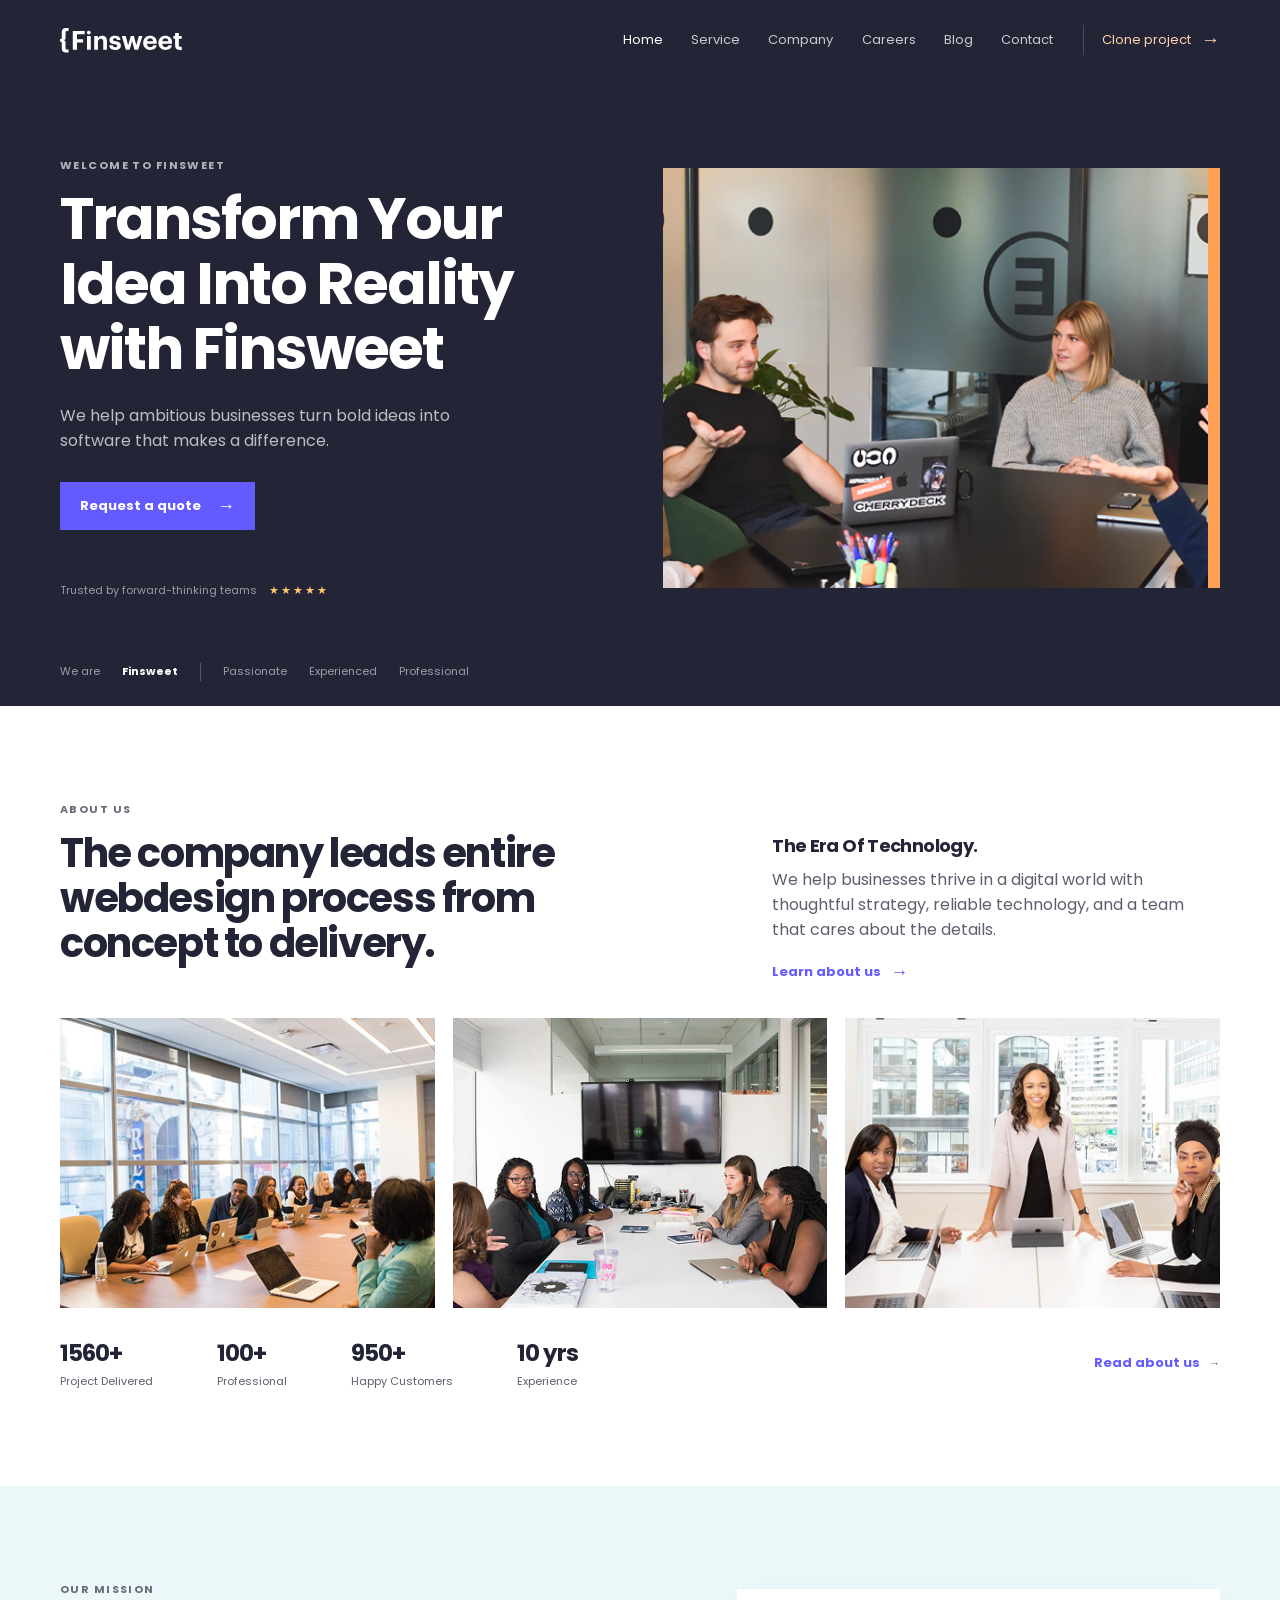
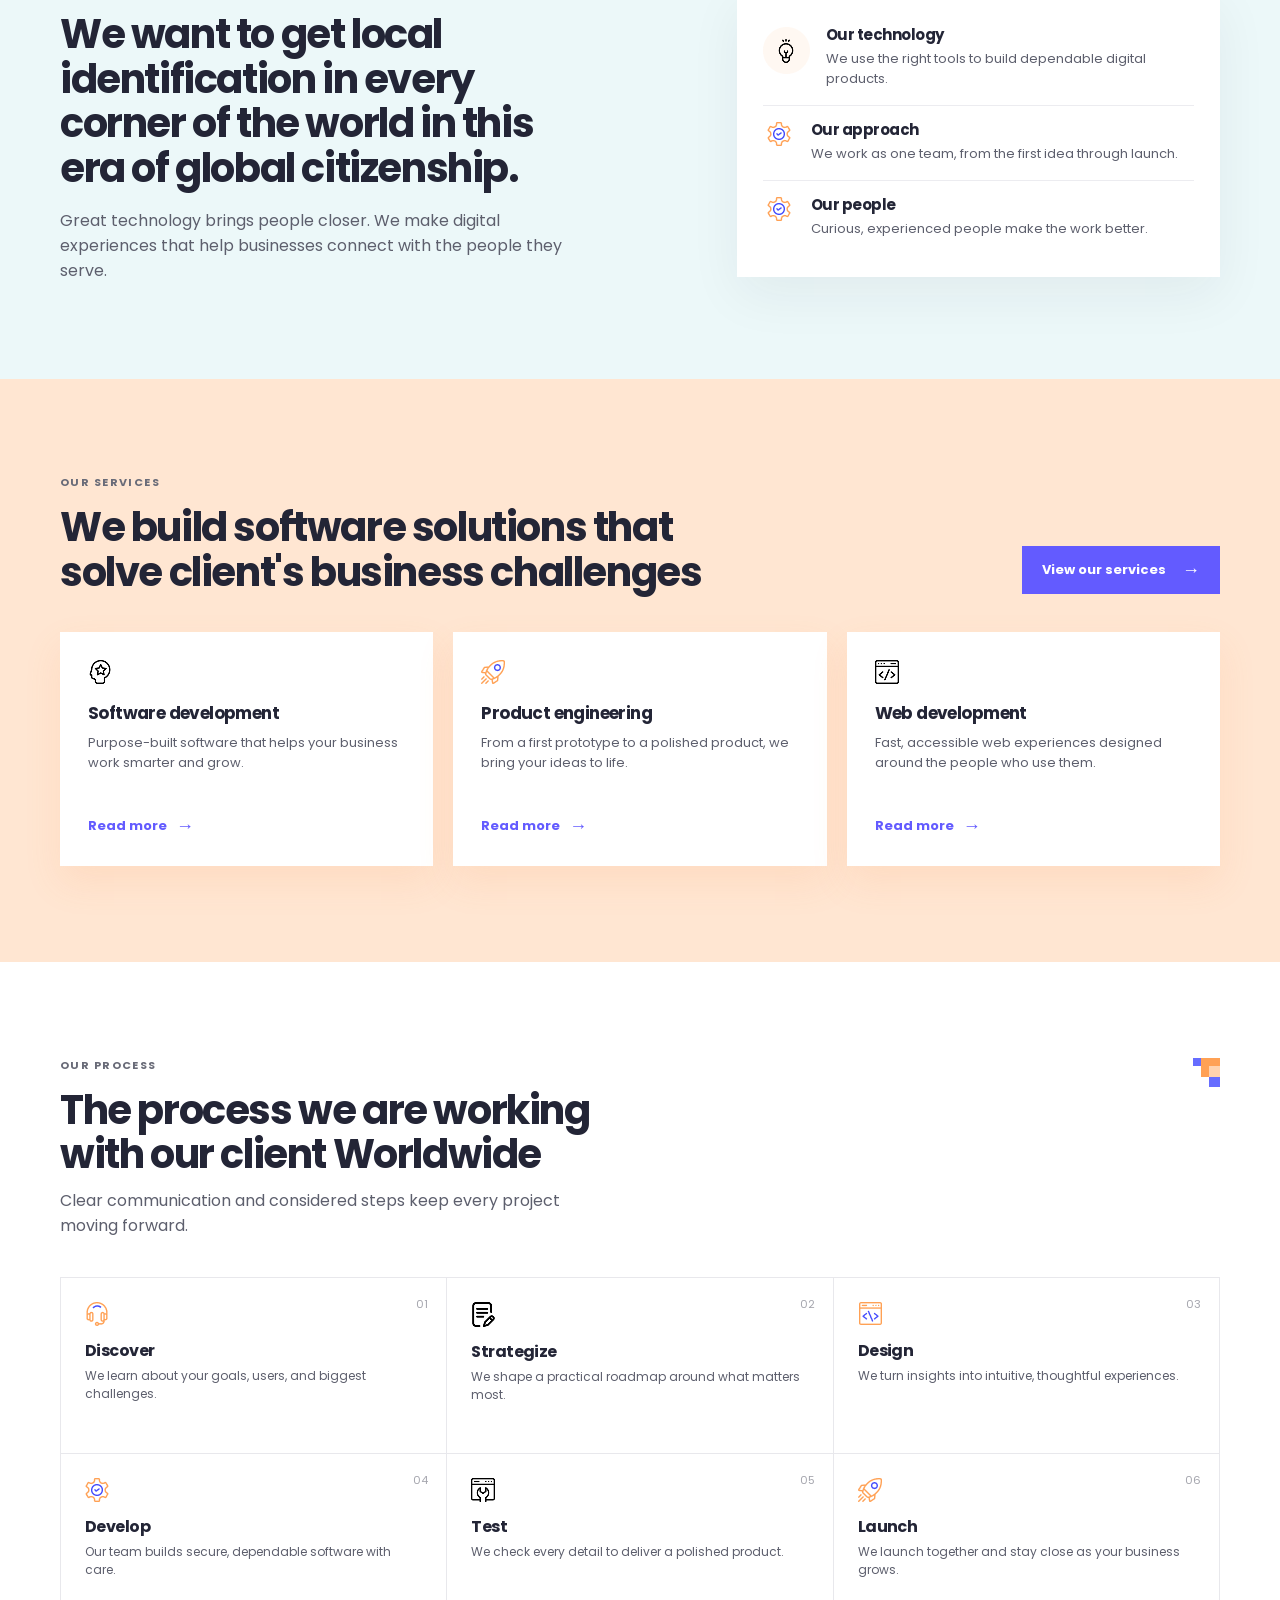
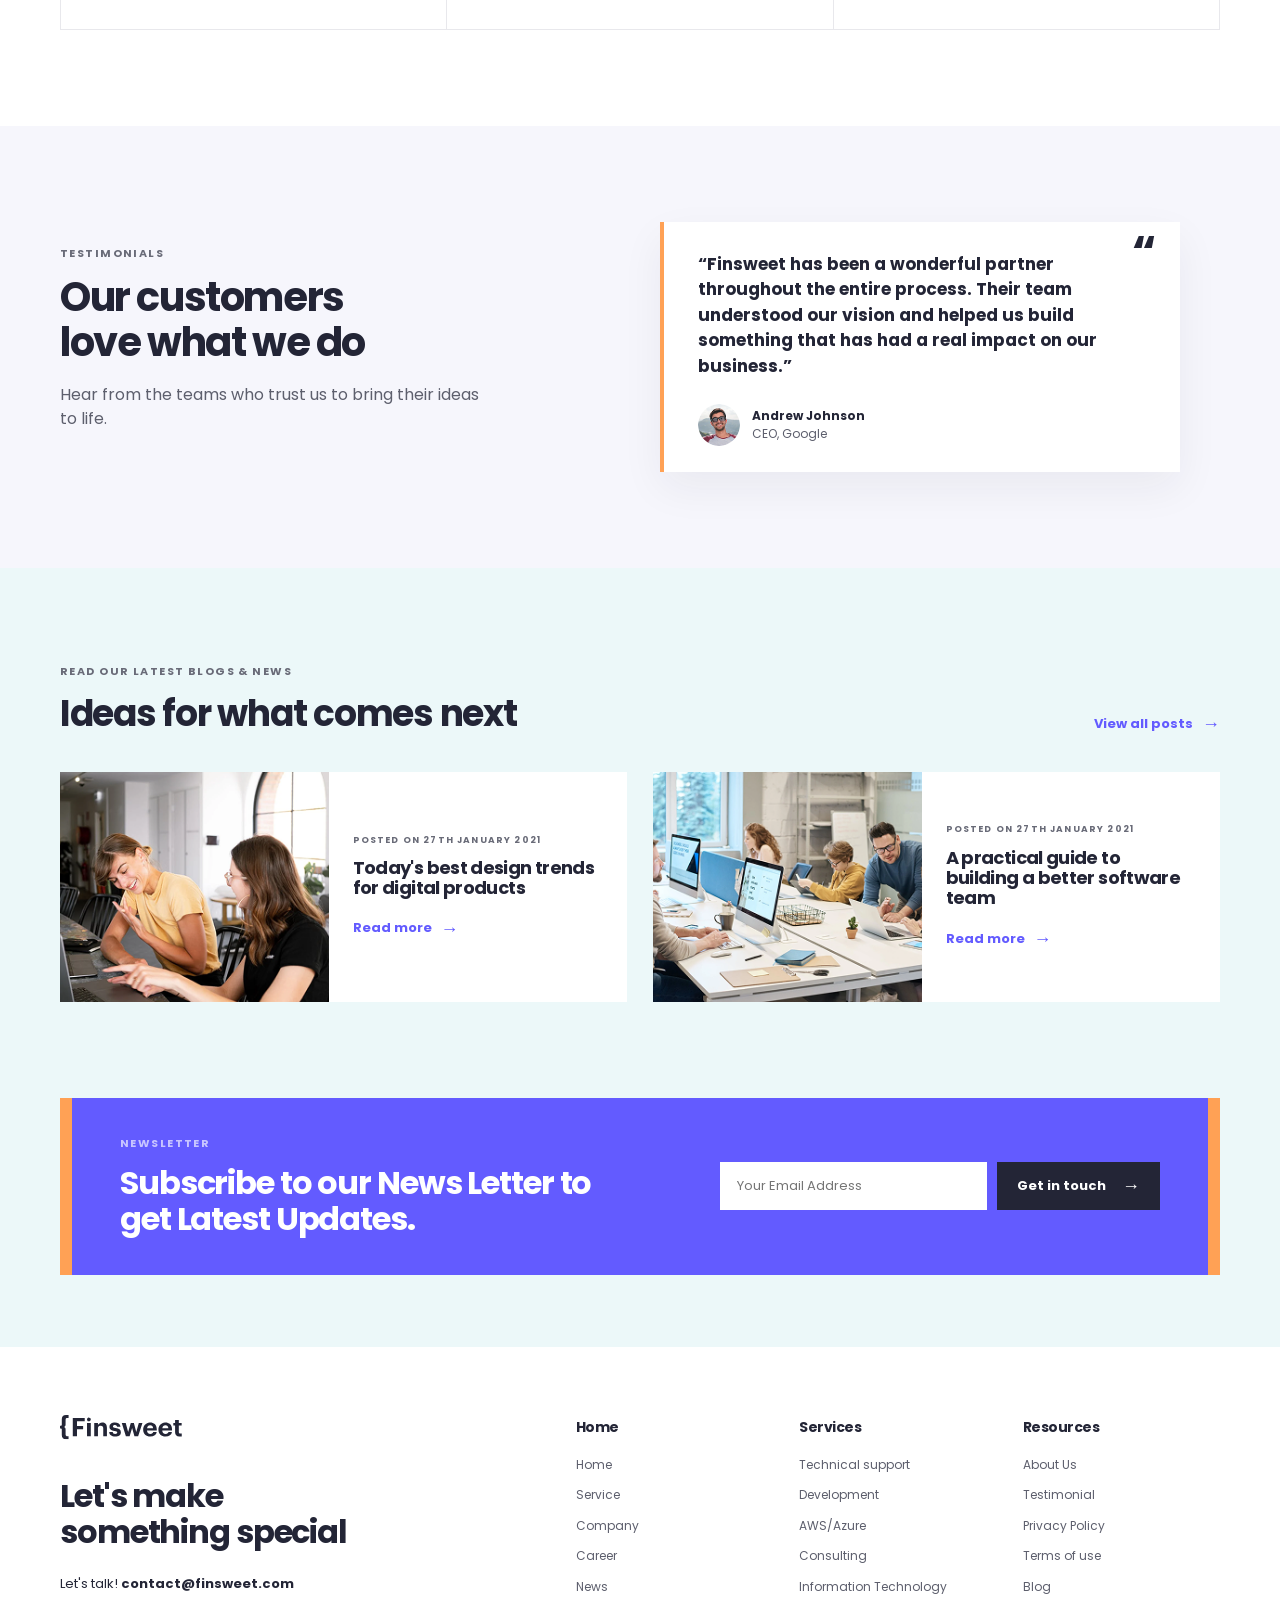
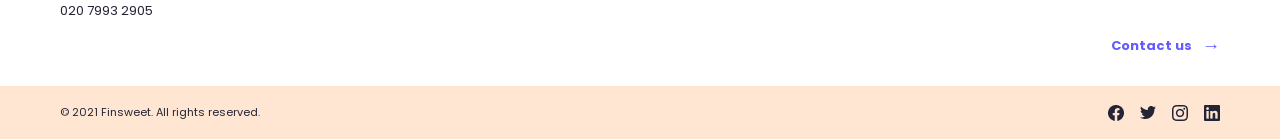
<file: index.html>
<!doctype html>
<html lang="en">
  <head>
    <meta charset="utf-8">
    <meta name="viewport" content="width=device-width, initial-scale=1">
    <meta name="description" content="Finsweet builds thoughtful software solutions that help ambitious businesses grow.">
    <title>Finsweet — Home</title>
    <link rel="preconnect" href="https://fonts.googleapis.com">
    <link rel="preconnect" href="https://fonts.gstatic.com" crossorigin>
    <link href="https://fonts.googleapis.com/css2?family=Poppins:wght@400;500;600;700&display=swap" rel="stylesheet">
    <link rel="stylesheet" href="sass/style.css">
  </head>
  <body>
    <header class="site-header">
      <div class="container header-inner">
        <a class="brand" href="index.html" aria-label="Finsweet home">
          <img src="images/header/Logo.svg" width="122" height="25" alt="Finsweet">
        </a>
        <nav class="main-nav" aria-label="Main navigation">
          <a class="nav-home" href="index.html" aria-current="page">Home</a>
          <a href="pages/service.html">Service</a>
          <a href="pages/company.html">Company</a>
          <a href="pages/career.html">Careers</a>
          <a href="pages/blog.html">Blog</a>
          <a href="pages/contact.html">Contact</a>
          <a class="nav-cta" href="pages/contact.html">Clone project <span aria-hidden="true">→</span></a>
        </nav>
      </div>
    </header>

    <main>
      <section class="hero-section">
        <div class="container hero-layout">
          <div class="hero-copy">
            <p class="eyebrow eyebrow-light">Welcome to Finsweet</p>
            <h1>Transform Your Idea Into Reality with Finsweet</h1>
            <p class="hero-description">We help ambitious businesses turn bold ideas into software that makes a difference.</p>
            <a class="button button-primary" href="pages/company.html">Request a quote <span aria-hidden="true">→</span></a>
            <div class="hero-note">
              <span>Trusted by forward-thinking teams</span>
              <span class="hero-note-stars" aria-label="5 out of 5 stars">★★★★★</span>
            </div>
          </div>
          <div class="hero-image-wrap">
            <img class="hero-image" src="images/home/Image%C2%A0%E2%80%94%20%D0%BA%D0%BE%D0%BF%D0%B8%D1%8F%202.png" alt="Finsweet teammates collaborating around a table">
            <span class="hero-image-accent" aria-hidden="true"></span>
          </div>
        </div>
        <div class="hero-bottom container">
          <span>We are</span>
          <span class="hero-bottom-strong">Finsweet</span>
          <span class="hero-bottom-divider" aria-hidden="true"></span>
          <span>Passionate</span>
          <span>Experienced</span>
          <span>Professional</span>
        </div>
      </section>

      <section class="about-section section-pad">
        <div class="container">
          <div class="about-intro">
            <div>
              <p class="eyebrow">About us</p>
              <h2>The company leads entire webdesign process from concept to delivery.</h2>
            </div>
            <div class="about-copy">
              <h3>The Era Of Technology.</h3>
              <p>We help businesses thrive in a digital world with thoughtful strategy, reliable technology, and a team that cares about the details.</p>
              <a class="text-link" href="pages/company.html">Learn about us <span aria-hidden="true">→</span></a>
            </div>
          </div>
          <div class="team-gallery" aria-label="Our team at work">
            <img src="images/home/Image%201%C2%A0%E2%80%94%20%D0%BA%D0%BE%D0%BF%D0%B8%D1%8F.png" alt="The Finsweet team meeting in a bright conference room">
            <img src="images/home/Image%202%C2%A0%E2%80%94%20%D0%BA%D0%BE%D0%BF%D0%B8%D1%8F.png" alt="Colleagues sharing ideas around a meeting table">
            <img src="images/home/Image%203%C2%A0%E2%80%94%20%D0%BA%D0%BE%D0%BF%D0%B8%D1%8F.png" alt="Our team collaborating in a modern office">
          </div>
          <div class="stats-row">
            <div><strong>1560+</strong><span>Project Delivered</span></div>
            <div><strong>100+</strong><span>Professional</span></div>
            <div><strong>950+</strong><span>Happy Customers</span></div>
            <div><strong>10 yrs</strong><span>Experience</span></div>
            <a class="text-link stats-link" href="pages/company.html">Read about us <span aria-hidden="true">→</span></a>
          </div>
        </div>
      </section>

      <section class="mission-section section-pad">
        <div class="container mission-layout">
          <div class="mission-copy">
            <p class="eyebrow">Our mission</p>
            <h2>We want to get local identification in every corner of the world in this era of global citizenship.</h2>
            <p>Great technology brings people closer. We make digital experiences that help businesses connect with the people they serve.</p>
          </div>
          <div class="mission-points">
            <article class="mission-point">
              <img src="images/home/Icon%20Div.png" alt="" width="47" height="47">
              <div><h3>Our technology</h3><p>We use the right tools to build dependable digital products.</p></div>
            </article>
            <article class="mission-point">
              <img src="images/home/Icon%20(1)%C2%A0%E2%80%94%20%D0%BA%D0%BE%D0%BF%D0%B8%D1%8F.png" alt="" width="24" height="24">
              <div><h3>Our approach</h3><p>We work as one team, from the first idea through launch.</p></div>
            </article>
            <article class="mission-point">
              <img src="images/home/settings%201.png" alt="" width="24" height="24">
              <div><h3>Our people</h3><p>Curious, experienced people make the work better.</p></div>
            </article>
          </div>
        </div>
      </section>

      <section class="services-section section-pad">
        <div class="container">
          <div class="section-heading">
            <div><p class="eyebrow">Our services</p><h2>We build software solutions that solve client's business challenges</h2></div>
            <a class="button button-primary" href="pages/service.html">View our services <span aria-hidden="true">→</span></a>
          </div>
          <div class="service-cards">
            <article class="service-card">
              <img src="images/home/Icon.png" alt="" width="24" height="24">
              <h3>Software development</h3>
              <p>Purpose-built software that helps your business work smarter and grow.</p>
              <a class="text-link" href="pages/service.html">Read more <span aria-hidden="true">→</span></a>
            </article>
            <article class="service-card">
              <img src="images/home/shuttle%201.png" alt="" width="24" height="24">
              <h3>Product engineering</h3>
              <p>From a first prototype to a polished product, we bring your ideas to life.</p>
              <a class="text-link" href="pages/service.html">Read more <span aria-hidden="true">→</span></a>
            </article>
            <article class="service-card">
              <img src="images/home/Icon%C2%A0%E2%80%94%20%D0%BA%D0%BE%D0%BF%D0%B8%D1%8F%203.png" alt="" width="24" height="24">
              <h3>Web development</h3>
              <p>Fast, accessible web experiences designed around the people who use them.</p>
              <a class="text-link" href="pages/service.html">Read more <span aria-hidden="true">→</span></a>
            </article>
          </div>
        </div>
      </section>

      <section class="process-section section-pad">
        <div class="container">
          <div class="section-heading process-heading">
            <div><p class="eyebrow">Our process</p><h2>The process we are working with our client Worldwide</h2><p>Clear communication and considered steps keep every project moving forward.</p></div>
            <img src="images/home/Shapes.png" alt="" width="27" height="29">
          </div>
          <div class="process-grid">
            <article class="process-card"><span class="process-number">01</span><img src="images/home/Icon%20(1).png" alt="" width="24" height="24"><h3>Discover</h3><p>We learn about your goals, users, and biggest challenges.</p></article>
            <article class="process-card"><span class="process-number">02</span><img src="images/home/Icon%C2%A0%E2%80%94%20%D0%BA%D0%BE%D0%BF%D0%B8%D1%8F.png" alt="" width="25" height="25"><h3>Strategize</h3><p>We shape a practical roadmap around what matters most.</p></article>
            <article class="process-card"><span class="process-number">03</span><img src="images/home/Icon%20(1)%C2%A0%E2%80%94%20%D0%BA%D0%BE%D0%BF%D0%B8%D1%8F%202.png" alt="" width="24" height="24"><h3>Design</h3><p>We turn insights into intuitive, thoughtful experiences.</p></article>
            <article class="process-card"><span class="process-number">04</span><img src="images/home/settings%201.png" alt="" width="24" height="24"><h3>Develop</h3><p>Our team builds secure, dependable software with care.</p></article>
            <article class="process-card"><span class="process-number">05</span><img src="images/home/Icon%C2%A0%E2%80%94%20%D0%BA%D0%BE%D0%BF%D0%B8%D1%8F%204.png" alt="" width="24" height="24"><h3>Test</h3><p>We check every detail to deliver a polished product.</p></article>
            <article class="process-card"><span class="process-number">06</span><img src="images/home/shuttle%201.png" alt="" width="24" height="24"><h3>Launch</h3><p>We launch together and stay close as your business grows.</p></article>
          </div>
        </div>
      </section>

      <section class="testimonial-section section-pad">
        <div class="container testimonial-layout">
          <div class="testimonial-intro">
            <p class="eyebrow">Testimonials</p>
            <h2>Our customers love what we do</h2>
            <p>Hear from the teams who trust us to bring their ideas to life.</p>
          </div>
          <figure class="testimonial-card">
            <span class="quote-mark" aria-hidden="true">“</span>
            <blockquote>“Finsweet has been a wonderful partner throughout the entire process. Their team understood our vision and helped us build something that has had a real impact on our business.”</blockquote>
            <figcaption><img src="images/home/Image%201.png" alt="" width="48" height="48"><span><strong>Andrew Johnson</strong><span>CEO, Google</span></span></figcaption>
          </figure>
        </div>
      </section>

      <section class="blog-section section-pad">
        <div class="container">
          <div class="section-heading blog-heading">
            <div><p class="eyebrow">Read our latest blogs &amp; news</p><h2>Ideas for what comes next</h2></div>
            <a class="text-link" href="pages/blog.html">View all posts <span aria-hidden="true">→</span></a>
          </div>
          <div class="blog-cards">
            <article class="blog-card">
              <a class="blog-image" href="pages/blog-inner.html"><img src="images/home/Image.png" alt="Two colleagues discussing an idea at a laptop"></a>
              <div class="blog-card-copy"><p class="eyebrow">Posted on 27th January 2021</p><h3><a href="pages/blog-inner.html">Today's best design trends for digital products</a></h3><a class="text-link" href="pages/blog-inner.html">Read more <span aria-hidden="true">→</span></a></div>
            </article>
            <article class="blog-card">
              <a class="blog-image" href="pages/blog-inner.html"><img src="images/home/Image%C2%A0%E2%80%94%20%D0%BA%D0%BE%D0%BF%D0%B8%D1%8F.png" alt="A team working together in a bright office"></a>
              <div class="blog-card-copy"><p class="eyebrow">Posted on 27th January 2021</p><h3><a href="pages/blog-inner.html">A practical guide to building a better software team</a></h3><a class="text-link" href="pages/blog-inner.html">Read more <span aria-hidden="true">→</span></a></div>
            </article>
          </div>
        </div>
      </section>
    </main>

    <section class="newsletter-section" aria-labelledby="newsletter-title">
      <div class="container newsletter-inner">
        <div><p class="eyebrow eyebrow-light">Newsletter</p><h2 id="newsletter-title">Subscribe to our News Letter to get Latest Updates.</h2></div>
        <form class="newsletter-form" action="pages/contact.html" method="get">
          <label class="visually-hidden" for="newsletter-email">Your email address</label>
          <input id="newsletter-email" name="email" type="email" placeholder="Your Email Address" required>
          <button class="button button-dark" type="submit">Get in touch <span aria-hidden="true">→</span></button>
        </form>
      </div>
    </section>

    <footer class="site-footer">
      <div class="container footer-main">
        <div class="footer-brand">
          <a href="index.html" aria-label="Finsweet home"><img src="images/footer/footer-logo.svg" width="120" height="25" alt="Finsweet"></a>
          <h2>Let's make something special</h2>
          <p>Let's talk! <a href="pages/contact.html">contact@finsweet.com</a></p>
          <p>020 7993 2905</p>
        </div>
        <div class="footer-links">
          <div><h3>Home</h3><a href="index.html">Home</a><a href="pages/service.html">Service</a><a href="pages/company.html">Company</a><a href="pages/career.html">Career</a><a href="pages/blog.html">News</a></div>
          <div><h3>Services</h3><a href="pages/service.html#technical-support">Technical support</a><a href="pages/service.html#development">Development</a><a href="pages/service.html#cloud-services">AWS/Azure</a><a href="pages/service.html#consulting">Consulting</a><a href="pages/service.html#information-technology">Information Technology</a></div>
          <div><h3>Resources</h3><a href="pages/company.html">About Us</a><a href="pages/team.html">Testimonial</a><a href="pages/police.html">Privacy Policy</a><a href="pages/police.html">Terms of use</a><a href="pages/blog.html">Blog</a></div>
        </div>
        <a class="footer-contact-link" href="pages/contact.html">Contact us <span aria-hidden="true">→</span></a>
      </div>
      <div class="footer-bottom">
        <div class="container footer-bottom-inner">
          <p>© 2021 Finsweet. All rights reserved.</p>
          <div class="social-links" aria-label="Social media">
            <a href="https://www.facebook.com/" aria-label="Facebook"><img src="images/footer/facebook.png" width="16" height="16" alt=""></a>
            <a href="https://www.twitter.com/" aria-label="Twitter"><img src="images/footer/twitter.png" width="16" height="13" alt=""></a>
            <a href="https://www.instagram.com/" aria-label="Instagram"><img src="images/footer/instagram.png" width="16" height="16" alt=""></a>
            <a href="https://www.linkedin.com/" aria-label="LinkedIn"><img src="images/footer/linkedin.png" width="16" height="16" alt=""></a>
          </div>
        </div>
      </div>
    </footer>
  </body>
</html>
</file>
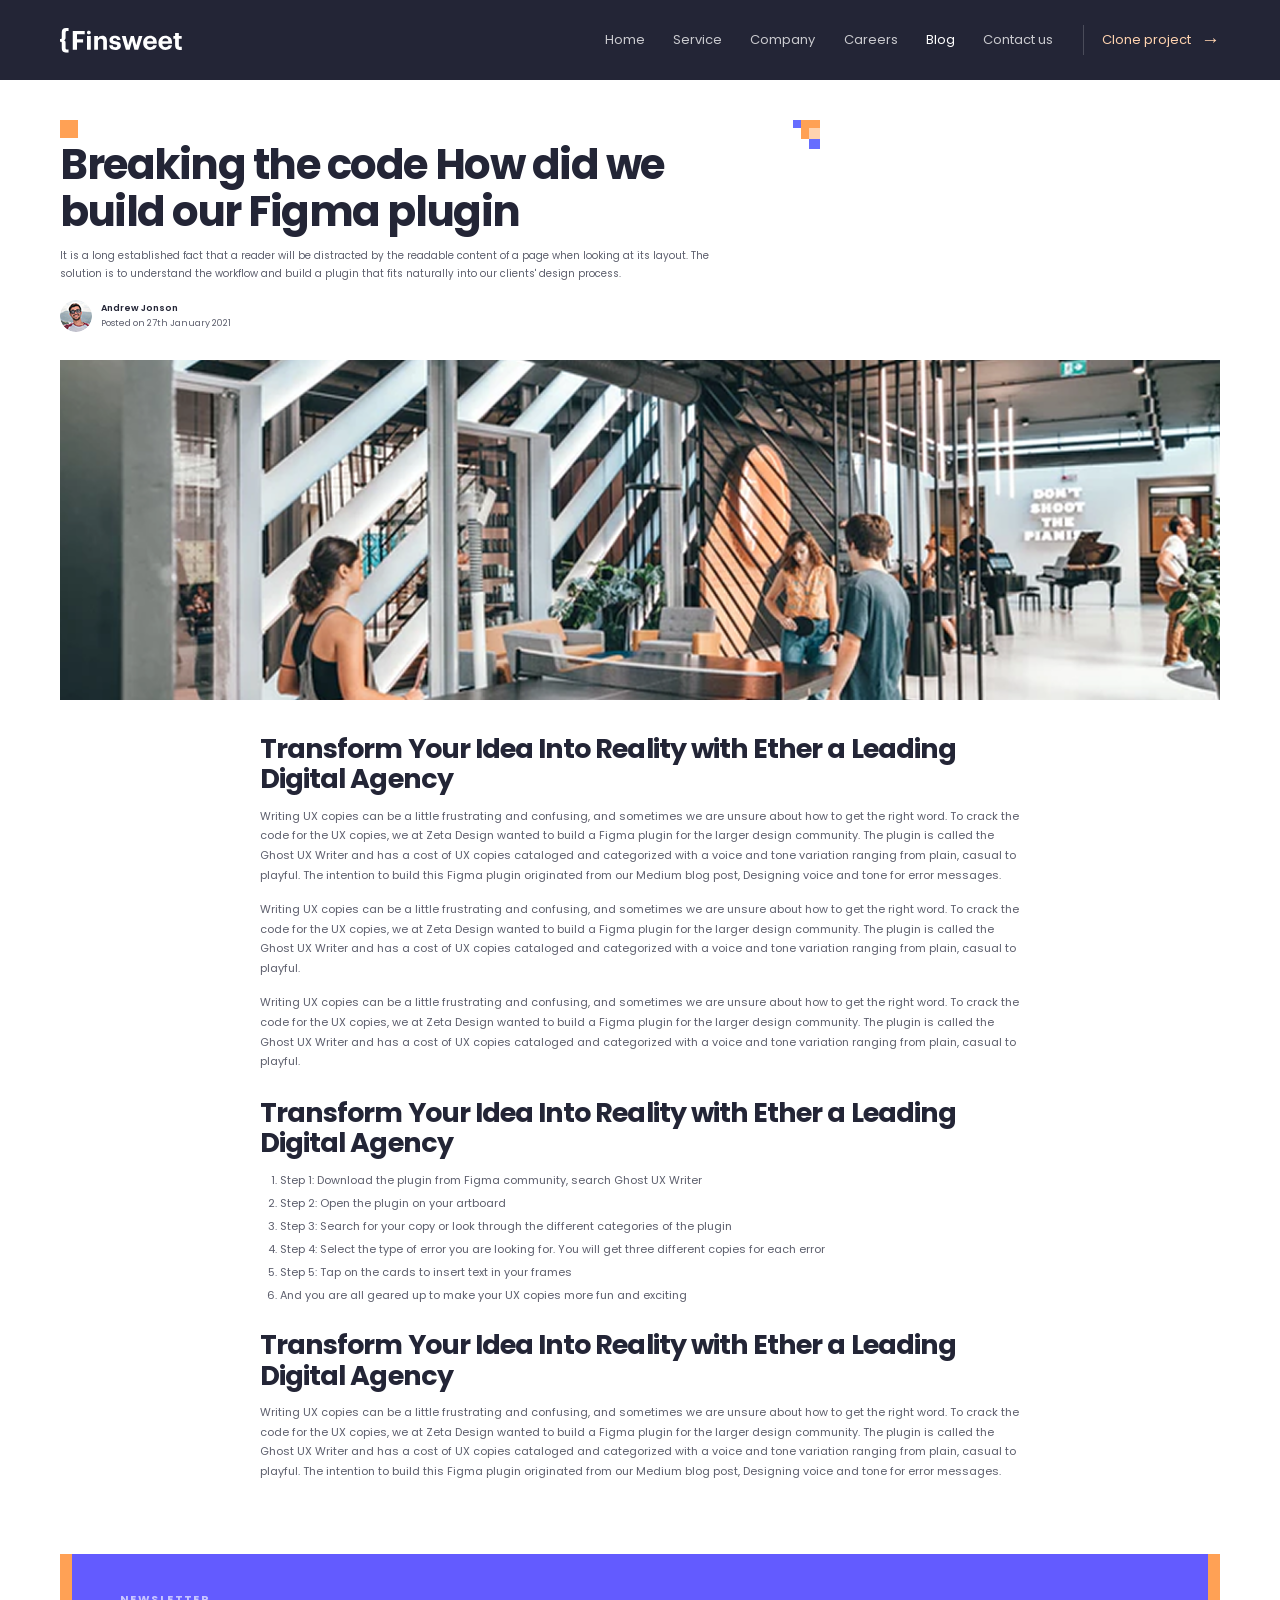
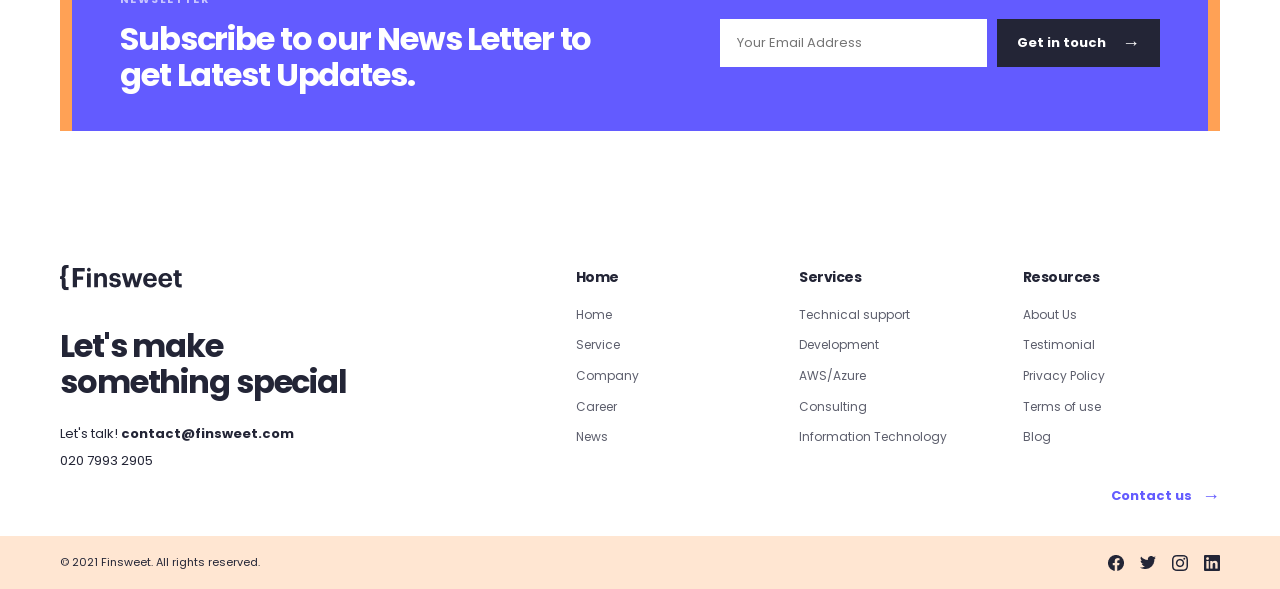
<file: pages/blog-inner.html>
<!doctype html>
<html lang="en">
  <head>
    <meta charset="utf-8">
    <meta name="viewport" content="width=device-width, initial-scale=1">
    <meta name="description" content="Breaking the code: how we built our Figma plugin for a better design workflow.">
    <title> Finsweet - Blog Inner</title>
    <link rel="preconnect" href="https://fonts.googleapis.com">
    <link rel="preconnect" href="https://fonts.gstatic.com" crossorigin>
    <link href="https://fonts.googleapis.com/css2?family=Poppins:wght@400;500;600;700&display=swap" rel="stylesheet">
    <link rel="stylesheet" href="../sass/style.css">
  </head>
  <body>
    <header class="site-header">
      <div class="container header-inner">
        <a class="brand" href="../index.html" aria-label="Finsweet home">
          <img src="../images/header/Logo.svg" width="122" height="25" alt="Finsweet">
        </a>
        <nav class="main-nav" aria-label="Main navigation">
          <a href="../index.html">Home</a>
          <a href="service.html">Service</a>
          <a href="company.html">Company</a>
          <a href="career.html">Careers</a>
          <a href="blog.html" aria-current="page">Blog</a>
          <a href="contact.html">Contact us</a>
          <a class="nav-cta" href="contact.html">Clone project <span aria-hidden="true">→</span></a>
        </nav>
      </div>
    </header>

    <main>
      <article class="blog-article">
        <div class="container">
          <header class="blog-article-top">
            <div class="blog-article-main">
              <span class="blog-article-accent" aria-hidden="true"></span>
              <h1>Breaking the code How did we build our Figma plugin</h1>
              <img class="blog-article-shapes" src="../images/company/Shapes.png" alt="" width="27" height="29">
              <p class="blog-article-intro">It is a long established fact that a reader will be distracted by the readable content of a page when looking at its layout. The solution is to understand the workflow and build a plugin that fits naturally into our clients' design process.</p>
              <div class="blog-author blog-article-author">
                <img src="../images/blog/Image.png" width="32" height="32" alt="">
                <span><strong>Andrew Jonson</strong><span>Posted on 27th January 2021</span></span>
              </div>
            </div>
          </header>

          <img class="blog-article-cover" src="../images/blog-inner/Image.png" width="1273" height="369" alt="Colleagues collaborating in a bright, open office">

          <div class="blog-article-content" id="article-content">
            <h2>Transform Your Idea Into Reality with Ether a Leading Digital Agency</h2>
            <p>Writing UX copies can be a little frustrating and confusing, and sometimes we are unsure about how to get the right word. To crack the code for the UX copies, we at Zeta Design wanted to build a Figma plugin for the larger design community. The plugin is called the Ghost UX Writer and has a cost of UX copies cataloged and categorized with a voice and tone variation ranging from plain, casual to playful. The intention to build this Figma plugin originated from our Medium blog post, Designing voice and tone for error messages.</p>
            <p>Writing UX copies can be a little frustrating and confusing, and sometimes we are unsure about how to get the right word. To crack the code for the UX copies, we at Zeta Design wanted to build a Figma plugin for the larger design community. The plugin is called the Ghost UX Writer and has a cost of UX copies cataloged and categorized with a voice and tone variation ranging from plain, casual to playful.</p>
            <p>Writing UX copies can be a little frustrating and confusing, and sometimes we are unsure about how to get the right word. To crack the code for the UX copies, we at Zeta Design wanted to build a Figma plugin for the larger design community. The plugin is called the Ghost UX Writer and has a cost of UX copies cataloged and categorized with a voice and tone variation ranging from plain, casual to playful.</p>
            <h2>Transform Your Idea Into Reality with Ether a Leading Digital Agency</h2>
            <ol>
              <li>Step 1: Download the plugin from Figma community, search Ghost UX Writer</li>
              <li>Step 2: Open the plugin on your artboard</li>
              <li>Step 3: Search for your copy or look through the different categories of the plugin</li>
              <li>Step 4: Select the type of error you are looking for. You will get three different copies for each error</li>
              <li>Step 5: Tap on the cards to insert text in your frames</li>
              <li>And you are all geared up to make your UX copies more fun and exciting</li>
            </ol>
            <h2>Transform Your Idea Into Reality with Ether a Leading Digital Agency</h2>
            <p>Writing UX copies can be a little frustrating and confusing, and sometimes we are unsure about how to get the right word. To crack the code for the UX copies, we at Zeta Design wanted to build a Figma plugin for the larger design community. The plugin is called the Ghost UX Writer and has a cost of UX copies cataloged and categorized with a voice and tone variation ranging from plain, casual to playful. The intention to build this Figma plugin originated from our Medium blog post, Designing voice and tone for error messages.</p>
          </div>
        </div>
      </article>

      <section class="newsletter-section blog-inner-newsletter" aria-labelledby="blog-inner-newsletter-title">
        <div class="container newsletter-inner">
          <div>
            <p class="eyebrow eyebrow-light">Newsletter</p>
            <h2 id="blog-inner-newsletter-title">Subscribe to our News Letter to get Latest Updates.</h2>
          </div>
          <form class="newsletter-form" action="contact.html" method="get">
            <label class="visually-hidden" for="blog-inner-newsletter-email">Your email address</label>
            <input id="blog-inner-newsletter-email" name="email" type="email" placeholder="Your Email Address" required>
            <button class="button button-dark" type="submit">Get in touch <span aria-hidden="true">→</span></button>
          </form>
        </div>
      </section>
    </main>

    <footer class="site-footer">
      <div class="container footer-main">
        <div class="footer-brand">
          <a href="../index.html" aria-label="Finsweet home"><img src="../images/footer/footer-logo.svg" width="120" height="25" alt="Finsweet"></a>
          <h2>Let's make something special</h2>
          <p>Let's talk! <a href="contact.html">contact@finsweet.com</a></p>
          <p>020 7993 2905</p>
        </div>
        <div class="footer-links">
          <div><h3>Home</h3><a href="../index.html">Home</a><a href="service.html">Service</a><a href="company.html">Company</a><a href="career.html">Career</a><a href="blog.html">News</a></div>
          <div><h3>Services</h3><a href="service.html#technical-support">Technical support</a><a href="service.html#development">Development</a><a href="service.html#cloud-services">AWS/Azure</a><a href="service.html#consulting">Consulting</a><a href="service.html#information-technology">Information Technology</a></div>
          <div><h3>Resources</h3><a href="company.html">About Us</a><a href="team.html">Testimonial</a><a href="police.html">Privacy Policy</a><a href="police.html">Terms of use</a><a href="blog.html">Blog</a></div>
        </div>
        <a class="footer-contact-link" href="contact.html">Contact us <span aria-hidden="true">→</span></a>
      </div>
      <div class="footer-bottom">
        <div class="container footer-bottom-inner">
          <p>© 2021 Finsweet. All rights reserved.</p>
          <div class="social-links" aria-label="Social media">
            <a href="https://www.facebook.com/" aria-label="Facebook"><img src="../images/footer/facebook.png" width="16" height="16" alt=""></a>
            <a href="https://www.twitter.com/" aria-label="Twitter"><img src="../images/footer/twitter.png" width="16" height="13" alt=""></a>
            <a href="https://www.instagram.com/" aria-label="Instagram"><img src="../images/footer/instagram.png" width="16" height="16" alt=""></a>
            <a href="https://www.linkedin.com/" aria-label="LinkedIn"><img src="../images/footer/linkedin.png" width="16" height="16" alt=""></a>
          </div>
        </div>
      </div>
    </footer>
  </body>
</html>
</file>
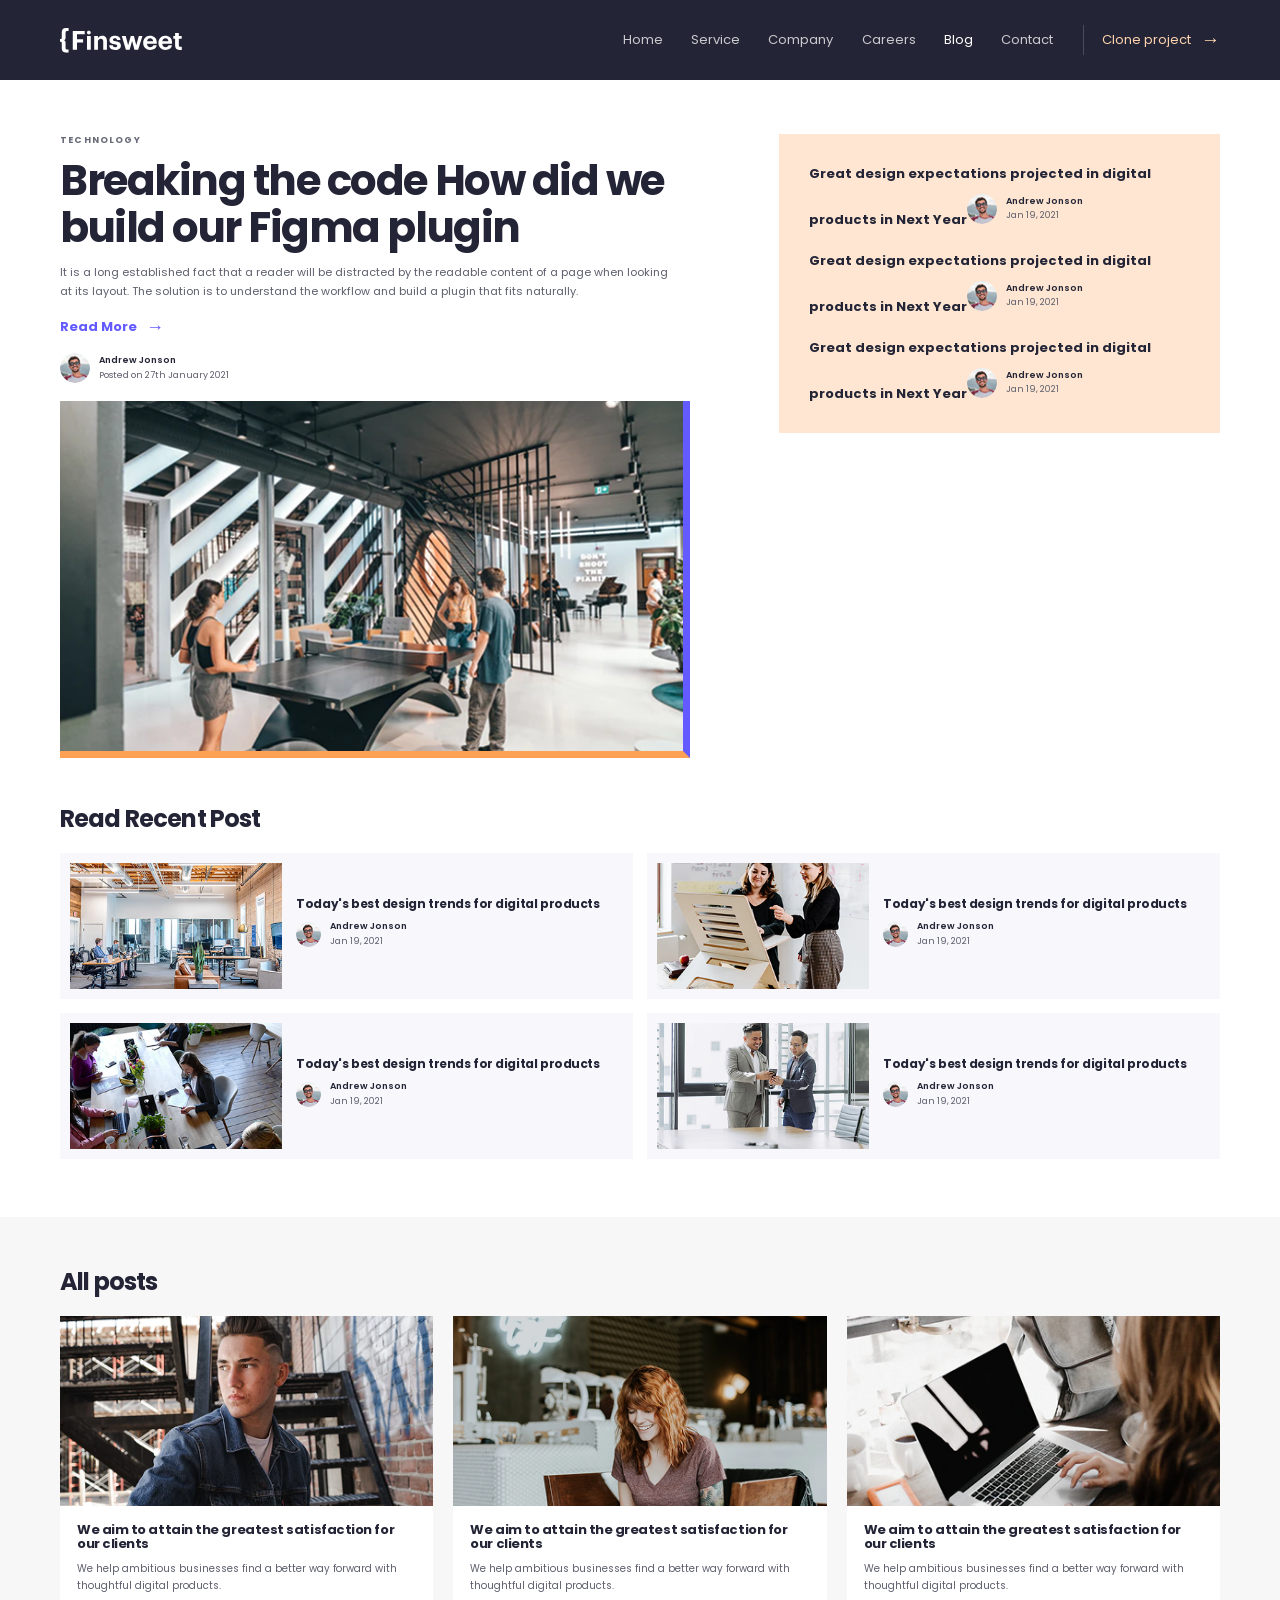
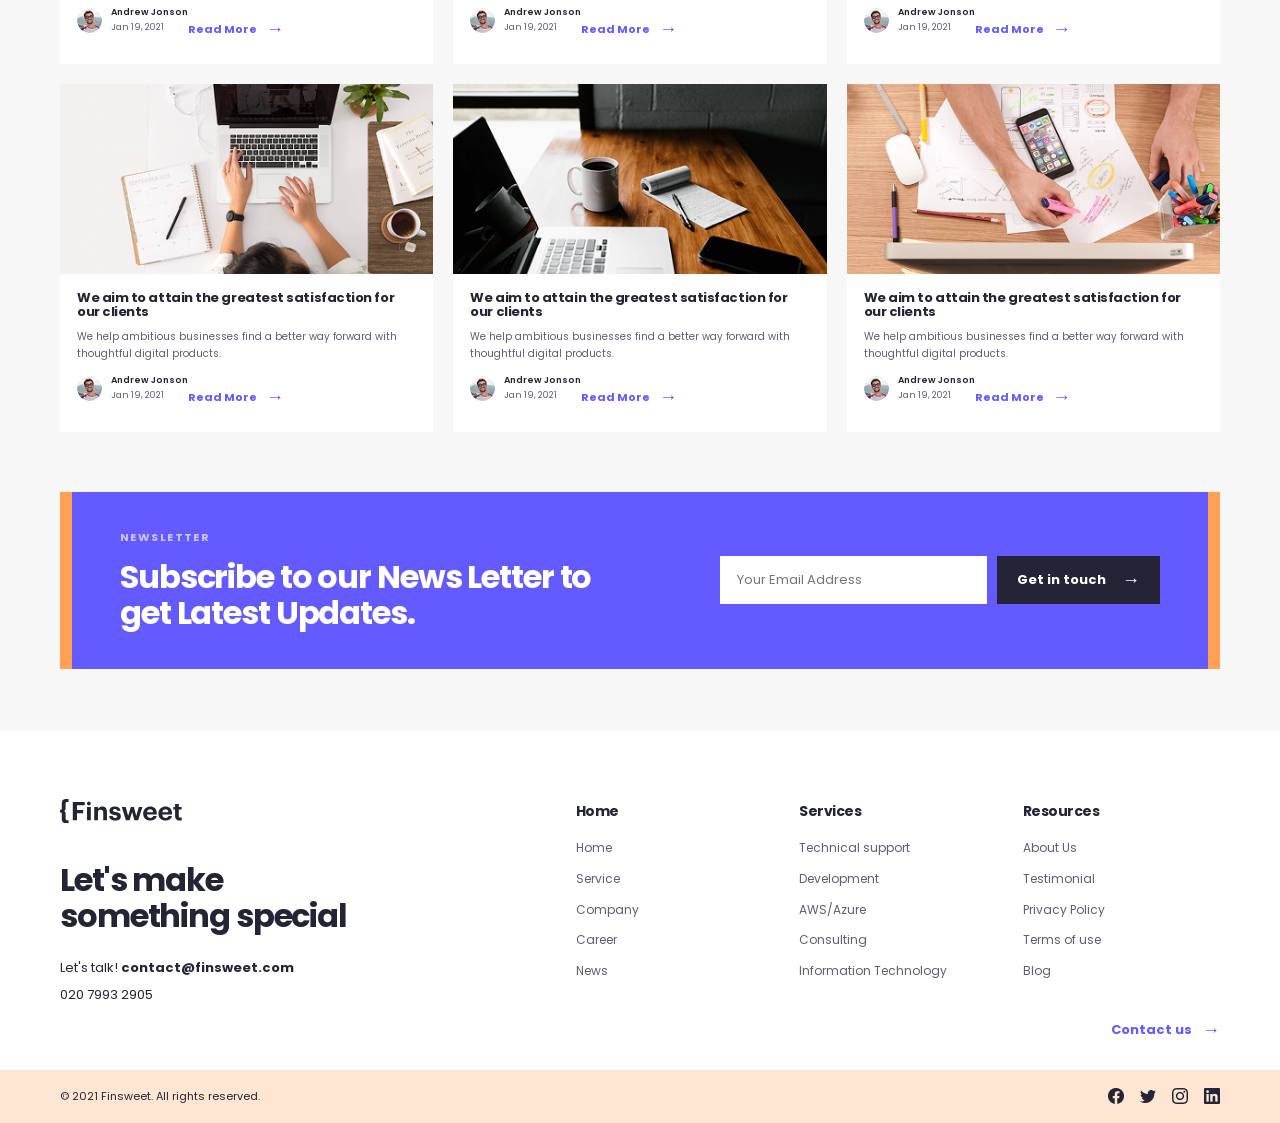
<file: pages/blog.html>
<!doctype html>
<html lang="en">
  <head>
    <meta charset="utf-8">
    <meta name="viewport" content="width=device-width, initial-scale=1">
    <meta name="description" content="Ideas, stories, and practical advice on technology, design, and building better digital products.">
    <title> Finsweet - Blog </title>
    <link rel="preconnect" href="https://fonts.googleapis.com">
    <link rel="preconnect" href="https://fonts.gstatic.com" crossorigin>
    <link href="https://fonts.googleapis.com/css2?family=Poppins:wght@400;500;600;700&display=swap" rel="stylesheet">
    <link rel="stylesheet" href="../sass/style.css">
  </head>
  <body>
    <header class="site-header">
      <div class="container header-inner">
        <a class="brand" href="../index.html" aria-label="Finsweet home">
          <img src="../images/header/Logo.svg" width="122" height="25" alt="Finsweet">
        </a>
        <nav class="main-nav" aria-label="Main navigation">
          <a href="../index.html">Home</a>
          <a href="service.html">Service</a>
          <a href="company.html">Company</a>
          <a href="career.html">Careers</a>
          <a href="blog.html" aria-current="page">Blog</a>
          <a href="contact.html">Contact</a>
          <a class="nav-cta" href="contact.html">Clone project <span aria-hidden="true">→</span></a>
        </nav>
      </div>
    </header>

    <main>
      <section class="blog-featured">
        <div class="container blog-featured-layout">
          <article class="blog-featured-article">
            <p class="eyebrow">Technology</p>
            <h1><a href="blog-inner.html">Breaking the code How did we build our Figma plugin</a></h1>
            <p class="blog-featured-summary">It is a long established fact that a reader will be distracted by the readable content of a page when looking at its layout. The solution is to understand the workflow and build a plugin that fits naturally.</p>
            <a class="text-link" href="blog-inner.html">Read More <span aria-hidden="true">→</span></a>
            <div class="blog-author">
              <img src="../images/blog/Image.png" width="32" height="32" alt="">
              <span><strong>Andrew Jonson</strong><span>Posted on 27th January 2021</span></span>
            </div>
            <a class="blog-featured-image" href="blog-inner.html">
              <img src="../images/blog/Image%C2%A0%E2%80%94%20%D0%BA%D0%BE%D0%BF%D0%B8%D1%8F.png" width="608" height="390" alt="A bright, modern workspace where a product team collaborates">
            </a>
          </article>
          <aside class="blog-popular" aria-labelledby="popular-posts-title">
            <h2 id="popular-posts-title" class="visually-hidden">Popular posts</h2>
            <a class="blog-popular-post" href="blog-inner.html">
              <span><strong>Great design expectations projected in digital products in Next Year</strong><span class="blog-author"><img src="../images/blog/Image.png" width="32" height="32" alt=""><span><strong>Andrew Jonson</strong><span>Jan 19, 2021</span></span></span></span>
            </a>
            <a class="blog-popular-post" href="blog-inner.html">
              <span><strong>Great design expectations projected in digital products in Next Year</strong><span class="blog-author"><img src="../images/blog/Image.png" width="32" height="32" alt=""><span><strong>Andrew Jonson</strong><span>Jan 19, 2021</span></span></span></span>
            </a>
            <a class="blog-popular-post" href="blog-inner.html">
              <span><strong>Great design expectations projected in digital products in Next Year</strong><span class="blog-author"><img src="../images/blog/Image.png" width="32" height="32" alt=""><span><strong>Andrew Jonson</strong><span>Jan 19, 2021</span></span></span></span>
            </a>
          </aside>
        </div>
      </section>

      <section class="blog-recent">
        <div class="container">
          <h2>Read Recent Post</h2>
          <div class="blog-recent-grid">
            <article class="blog-recent-card">
              <a href="blog-inner.html"><img src="../images/blog/Image%C2%A0%E2%80%94%20%D0%BA%D0%BE%D0%BF%D0%B8%D1%8F%202.png" width="296" height="248" alt="A bright modern workspace with colleagues"></a>
              <div><h3><a href="blog-inner.html">Today's best design trends for digital products</a></h3><div class="blog-author"><img src="../images/blog/Image.png" width="32" height="32" alt=""><span><strong>Andrew Jonson</strong><span>Jan 19, 2021</span></span></div></div>
            </article>
            <article class="blog-recent-card">
              <a href="blog-inner.html"><img src="../images/blog/Image%C2%A0%E2%80%94%20%D0%BA%D0%BE%D0%BF%D0%B8%D1%8F%203.png" width="296" height="248" alt="Two designers reviewing a product together"></a>
              <div><h3><a href="blog-inner.html">Today's best design trends for digital products</a></h3><div class="blog-author"><img src="../images/blog/Image.png" width="32" height="32" alt=""><span><strong>Andrew Jonson</strong><span>Jan 19, 2021</span></span></div></div>
            </article>
            <article class="blog-recent-card">
              <a href="blog-inner.html"><img src="../images/blog/Image%C2%A0%E2%80%94%20%D0%BA%D0%BE%D0%BF%D0%B8%D1%8F%204.png" width="296" height="248" alt="A team meeting around a table"></a>
              <div><h3><a href="blog-inner.html">Today's best design trends for digital products</a></h3><div class="blog-author"><img src="../images/blog/Image.png" width="32" height="32" alt=""><span><strong>Andrew Jonson</strong><span>Jan 19, 2021</span></span></div></div>
            </article>
            <article class="blog-recent-card">
              <a href="blog-inner.html"><img src="../images/blog/Image%C2%A0%E2%80%94%20%D0%BA%D0%BE%D0%BF%D0%B8%D1%8F%205.png" width="296" height="248" alt="Colleagues talking in a sunny office"></a>
              <div><h3><a href="blog-inner.html">Today's best design trends for digital products</a></h3><div class="blog-author"><img src="../images/blog/Image.png" width="32" height="32" alt=""><span><strong>Andrew Jonson</strong><span>Jan 19, 2021</span></span></div></div>
            </article>
          </div>
        </div>
      </section>

      <section class="blog-all-posts">
        <div class="container">
          <h2>All posts</h2>
          <div class="blog-all-grid">
            <article class="blog-post-card">
              <a class="blog-post-image" href="blog-inner.html"><img src="../images/blog/Image%C2%A0%E2%80%94%20%D0%BA%D0%BE%D0%BF%D0%B8%D1%8F%206.png" width="405" height="266" alt="A professional standing in a city office"></a>
              <div class="blog-post-copy"><h3><a href="blog-inner.html">We aim to attain the greatest satisfaction for our clients</a></h3><p>We help ambitious businesses find a better way forward with thoughtful digital products.</p><div class="blog-author"><img src="../images/blog/Image.png" width="32" height="32" alt=""><span><strong>Andrew Jonson</strong><span>Jan 19, 2021</span></span></div><a class="text-link" href="blog-inner.html">Read More <span aria-hidden="true">→</span></a></div>
            </article>
            <article class="blog-post-card">
              <a class="blog-post-image" href="blog-inner.html"><img src="../images/blog/Image%C2%A0%E2%80%94%20%D0%BA%D0%BE%D0%BF%D0%B8%D1%8F%207.png" width="405" height="266" alt="A designer working in a cozy studio"></a>
              <div class="blog-post-copy"><h3><a href="blog-inner.html">We aim to attain the greatest satisfaction for our clients</a></h3><p>We help ambitious businesses find a better way forward with thoughtful digital products.</p><div class="blog-author"><img src="../images/blog/Image.png" width="32" height="32" alt=""><span><strong>Andrew Jonson</strong><span>Jan 19, 2021</span></span></div><a class="text-link" href="blog-inner.html">Read More <span aria-hidden="true">→</span></a></div>
            </article>
            <article class="blog-post-card">
              <a class="blog-post-image" href="blog-inner.html"><img src="../images/blog/Image%C2%A0%E2%80%94%20%D0%BA%D0%BE%D0%BF%D0%B8%D1%8F%208.png" width="405" height="266" alt="A person sketching product ideas at a desk"></a>
              <div class="blog-post-copy"><h3><a href="blog-inner.html">We aim to attain the greatest satisfaction for our clients</a></h3><p>We help ambitious businesses find a better way forward with thoughtful digital products.</p><div class="blog-author"><img src="../images/blog/Image.png" width="32" height="32" alt=""><span><strong>Andrew Jonson</strong><span>Jan 19, 2021</span></span></div><a class="text-link" href="blog-inner.html">Read More <span aria-hidden="true">→</span></a></div>
            </article>
            <article class="blog-post-card">
              <a class="blog-post-image" href="blog-inner.html"><img src="../images/blog/Image%C2%A0%E2%80%94%20%D0%BA%D0%BE%D0%BF%D0%B8%D1%8F%209.png" width="405" height="266" alt="A laptop and notebook on a clean desk"></a>
              <div class="blog-post-copy"><h3><a href="blog-inner.html">We aim to attain the greatest satisfaction for our clients</a></h3><p>We help ambitious businesses find a better way forward with thoughtful digital products.</p><div class="blog-author"><img src="../images/blog/Image.png" width="32" height="32" alt=""><span><strong>Andrew Jonson</strong><span>Jan 19, 2021</span></span></div><a class="text-link" href="blog-inner.html">Read More <span aria-hidden="true">→</span></a></div>
            </article>
            <article class="blog-post-card">
              <a class="blog-post-image" href="blog-inner.html"><img src="../images/blog/Image%C2%A0%E2%80%94%20%D0%BA%D0%BE%D0%BF%D0%B8%D1%8F%2010.png" width="405" height="266" alt="A laptop and coffee on a wooden table"></a>
              <div class="blog-post-copy"><h3><a href="blog-inner.html">We aim to attain the greatest satisfaction for our clients</a></h3><p>We help ambitious businesses find a better way forward with thoughtful digital products.</p><div class="blog-author"><img src="../images/blog/Image.png" width="32" height="32" alt=""><span><strong>Andrew Jonson</strong><span>Jan 19, 2021</span></span></div><a class="text-link" href="blog-inner.html">Read More <span aria-hidden="true">→</span></a></div>
            </article>
            <article class="blog-post-card">
              <a class="blog-post-image" href="blog-inner.html"><img src="../images/blog/Image%C2%A0%E2%80%94%20%D0%BA%D0%BE%D0%BF%D0%B8%D1%8F%2011.png" width="405" height="266" alt="Colorful product design sketches and stationery"></a>
              <div class="blog-post-copy"><h3><a href="blog-inner.html">We aim to attain the greatest satisfaction for our clients</a></h3><p>We help ambitious businesses find a better way forward with thoughtful digital products.</p><div class="blog-author"><img src="../images/blog/Image.png" width="32" height="32" alt=""><span><strong>Andrew Jonson</strong><span>Jan 19, 2021</span></span></div><a class="text-link" href="blog-inner.html">Read More <span aria-hidden="true">→</span></a></div>
            </article>
          </div>
        </div>
      </section>

      <section class="newsletter-section blog-newsletter" aria-labelledby="blog-newsletter-title">
        <div class="container newsletter-inner">
          <div><p class="eyebrow eyebrow-light">Newsletter</p><h2 id="blog-newsletter-title">Subscribe to our News Letter to get Latest Updates.</h2></div>
          <form class="newsletter-form" action="contact.html" method="get">
            <label class="visually-hidden" for="blog-newsletter-email">Your email address</label>
            <input id="blog-newsletter-email" name="email" type="email" placeholder="Your Email Address" required>
            <button class="button button-dark" type="submit">Get in touch <span aria-hidden="true">→</span></button>
          </form>
        </div>
      </section>
    </main>

    <footer class="site-footer">
      <div class="container footer-main">
        <div class="footer-brand">
          <a href="../index.html" aria-label="Finsweet home"><img src="../images/footer/footer-logo.svg" width="120" height="25" alt="Finsweet"></a>
          <h2>Let's make something special</h2>
          <p>Let's talk! <a href="contact.html">contact@finsweet.com</a></p>
          <p>020 7993 2905</p>
        </div>
        <div class="footer-links">
          <div><h3>Home</h3><a href="../index.html">Home</a><a href="service.html">Service</a><a href="company.html">Company</a><a href="career.html">Career</a><a href="blog.html">News</a></div>
          <div><h3>Services</h3><a href="service.html#technical-support">Technical support</a><a href="service.html#development">Development</a><a href="service.html#cloud-services">AWS/Azure</a><a href="service.html#consulting">Consulting</a><a href="service.html#information-technology">Information Technology</a></div>
          <div><h3>Resources</h3><a href="company.html">About Us</a><a href="team.html">Testimonial</a><a href="police.html">Privacy Policy</a><a href="police.html">Terms of use</a><a href="blog.html">Blog</a></div>
        </div>
        <a class="footer-contact-link" href="contact.html">Contact us <span aria-hidden="true">→</span></a>
      </div>
      <div class="footer-bottom">
        <div class="container footer-bottom-inner">
          <p>© 2021 Finsweet. All rights reserved.</p>
          <div class="social-links" aria-label="Social media">
            <a href="https://www.facebook.com/" aria-label="Facebook"><img src="../images/footer/facebook.png" width="16" height="16" alt=""></a>
            <a href="https://www.twitter.com/" aria-label="Twitter"><img src="../images/footer/twitter.png" width="16" height="13" alt=""></a>
            <a href="https://www.instagram.com/" aria-label="Instagram"><img src="../images/footer/instagram.png" width="16" height="16" alt=""></a>
            <a href="https://www.linkedin.com/" aria-label="LinkedIn"><img src="../images/footer/linkedin.png" width="16" height="16" alt=""></a>
          </div>
        </div>
      </div>
    </footer>
  </body>
</html>
</file>
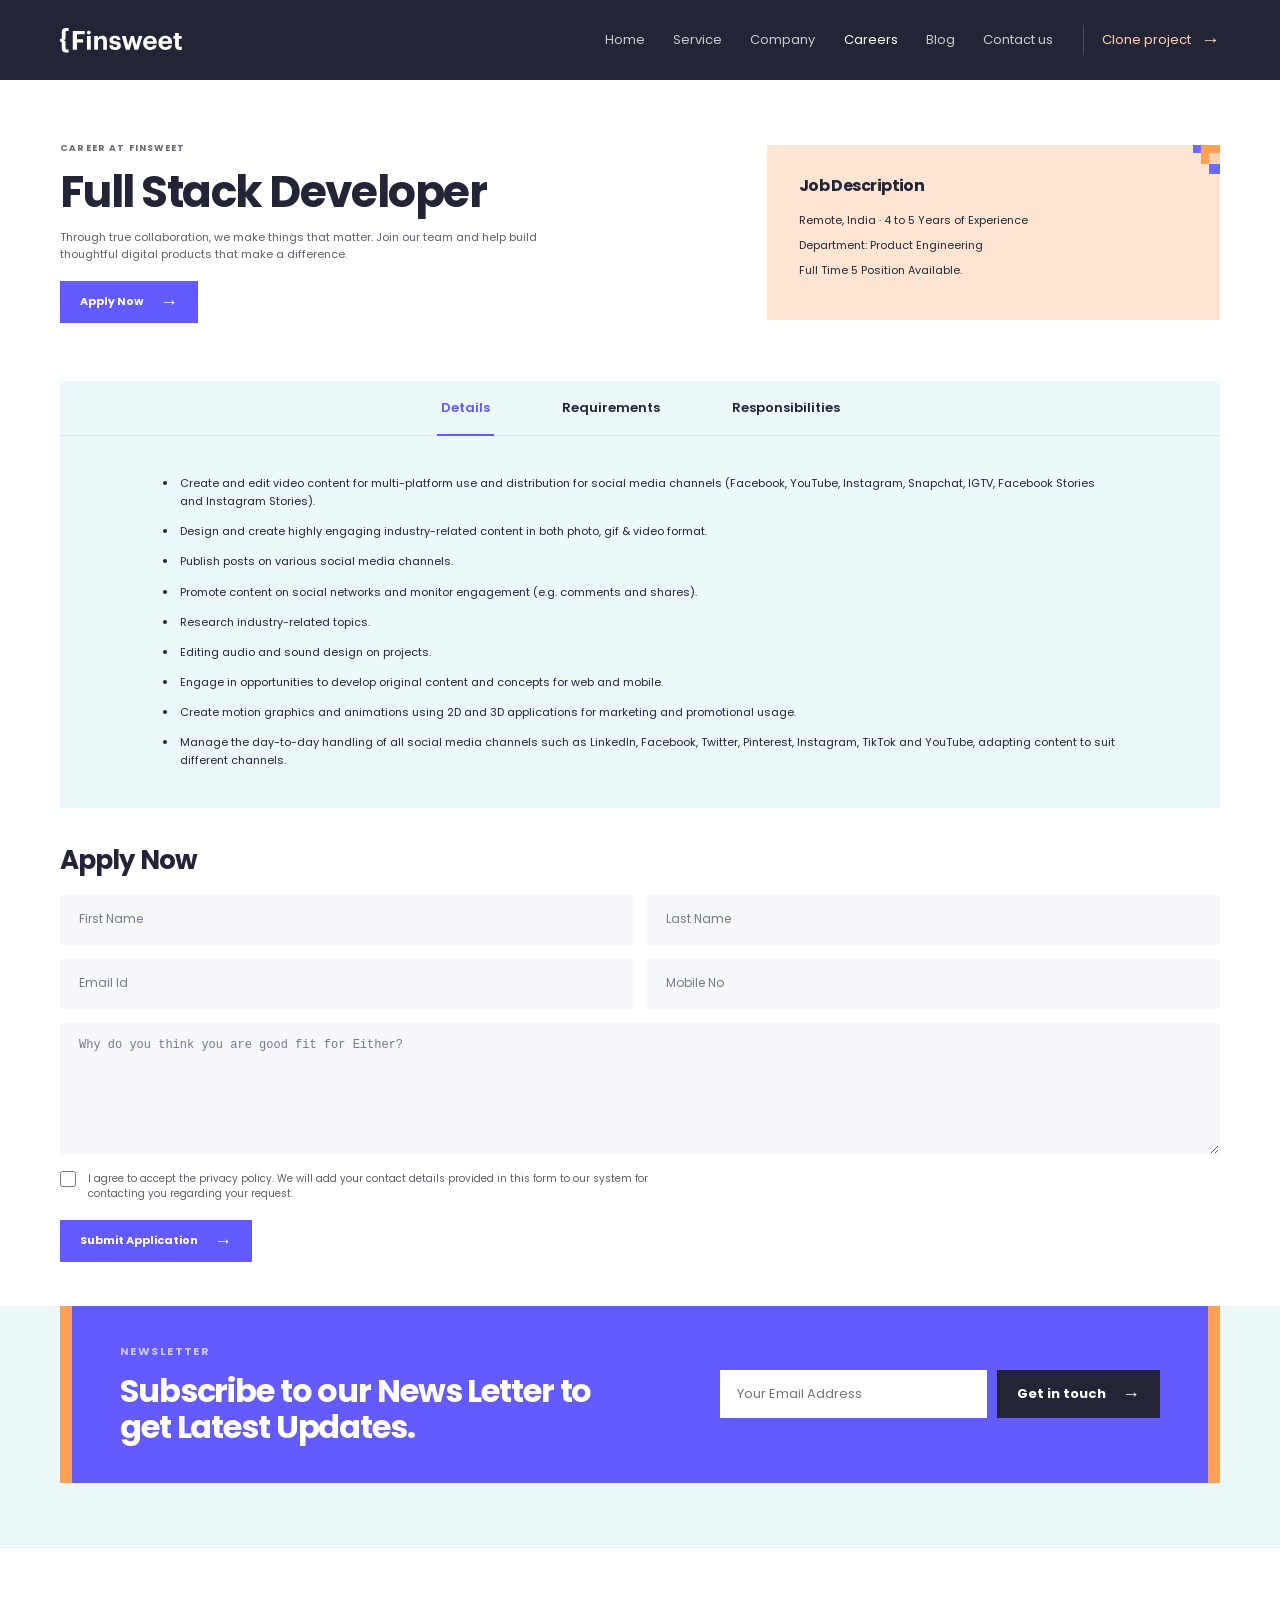
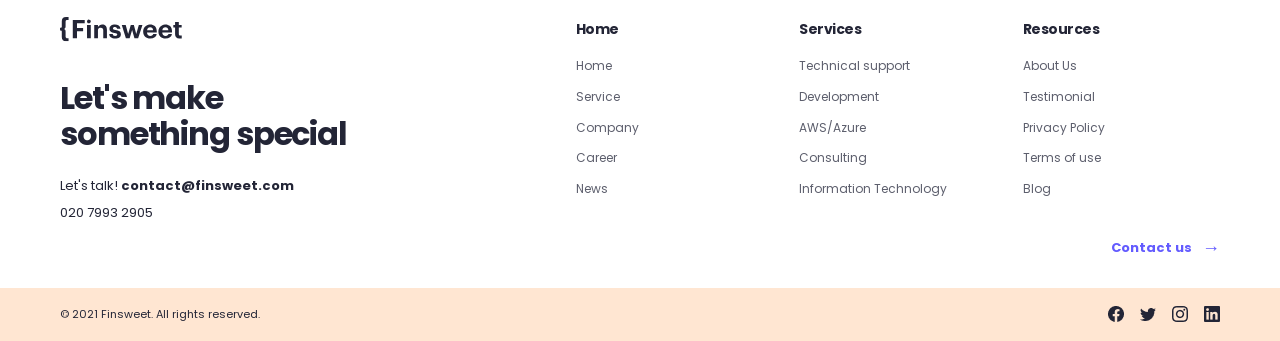
<file: pages/career-inner.html>
<!doctype html>
<html lang="en">
  <head>
    <meta charset="utf-8">
    <meta name="viewport" content="width=device-width, initial-scale=1">
    <meta name="description" content="Learn about the Full Stack Developer position at Finsweet and apply to join our team.">
    <title> Finsweet - Careers Inner </title>
    <link rel="preconnect" href="https://fonts.googleapis.com">
    <link rel="preconnect" href="https://fonts.gstatic.com" crossorigin>
    <link href="https://fonts.googleapis.com/css2?family=Poppins:wght@400;500;600;700&display=swap" rel="stylesheet">
    <link rel="stylesheet" href="../sass/style.css">
  </head>
  <body>
    <header class="site-header">
      <div class="container header-inner">
        <a class="brand" href="../index.html" aria-label="Finsweet home">
          <img src="../images/header/Logo.svg" width="122" height="25" alt="Finsweet">
        </a>
        <nav class="main-nav" aria-label="Main navigation">
          <a href="../index.html">Home</a>
          <a href="service.html">Service</a>
          <a href="company.html">Company</a>
          <a href="career.html" aria-current="page">Careers</a>
          <a href="blog.html">Blog</a>
          <a href="contact.html">Contact us</a>
          <a class="nav-cta" href="contact.html">Clone project <span aria-hidden="true">→</span></a>
        </nav>
      </div>
    </header>

    <main>
      <section class="career-detail-hero">
        <div class="container career-detail-layout">
          <div class="career-detail-copy">
            <p class="eyebrow">Career at Finsweet</p>
            <h1>Full Stack Developer</h1>
            <p>Through true collaboration, we make things that matter. Join our team and help build thoughtful digital products that make a difference.</p>
            <a class="button button-primary" href="#application">Apply Now <span aria-hidden="true">→</span></a>
          </div>
          <aside class="career-job-description" aria-labelledby="job-description-title">
            <img src="../images/company/Shapes.png" alt="" width="27" height="29">
            <h2 id="job-description-title">Job Description</h2>
            <p>Remote, India · 4 to 5 Years of Experience</p>
            <p>Department: Product Engineering</p>
            <p>Full Time 5 Position Available.</p>
          </aside>
        </div>
      </section>

      <section class="career-role-details" aria-label="Position information">
        <div class="container career-role-panel">
          <div class="career-role-tabs" role="tablist" aria-label="Job information">
            <button class="career-role-tab" id="tab-details" type="button" role="tab" aria-selected="true" aria-controls="panel-details" tabindex="0">Details</button>
            <button class="career-role-tab" id="tab-requirements" type="button" role="tab" aria-selected="false" aria-controls="panel-requirements" tabindex="-1">Requirements</button>
            <button class="career-role-tab" id="tab-responsibilities" type="button" role="tab" aria-selected="false" aria-controls="panel-responsibilities" tabindex="-1">Responsibilities</button>
          </div>
          <div class="career-role-content">
            <div class="career-role-panel-content" id="panel-details" role="tabpanel" aria-labelledby="tab-details">
              <ul>
                <li>Create and edit video content for multi-platform use and distribution for social media channels (Facebook, YouTube, Instagram, Snapchat, IGTV, Facebook Stories and Instagram Stories).</li>
                <li>Design and create highly engaging industry-related content in both photo, gif &amp; video format.</li>
                <li>Publish posts on various social media channels.</li>
                <li>Promote content on social networks and monitor engagement (e.g. comments and shares).</li>
                <li>Research industry-related topics.</li>
                <li>Editing audio and sound design on projects.</li>
                <li>Engage in opportunities to develop original content and concepts for web and mobile.</li>
                <li>Create motion graphics and animations using 2D and 3D applications for marketing and promotional usage.</li>
                <li>Manage the day-to-day handling of all social media channels such as LinkedIn, Facebook, Twitter, Pinterest, Instagram, TikTok and YouTube, adapting content to suit different channels.</li>
              </ul>
            </div>
            <div class="career-role-panel-content" id="panel-requirements" role="tabpanel" aria-labelledby="tab-requirements" hidden>
              <ul>
                <li>At least 4 years of professional experience building full-stack web applications.</li>
                <li>Strong knowledge of JavaScript, modern frontend frameworks, and server-side development.</li>
                <li>Experience designing and integrating REST APIs and working with relational databases.</li>
                <li>Care about accessible, reliable, well-tested, and maintainable software.</li>
                <li>Communicate clearly and work collaboratively with designers and product teams.</li>
              </ul>
            </div>
            <div class="career-role-panel-content" id="panel-responsibilities" role="tabpanel" aria-labelledby="tab-responsibilities" hidden>
              <ul>
                <li>Design, build, and maintain responsive web applications from frontend to backend.</li>
                <li>Work with the team to turn product requirements into clear technical solutions.</li>
                <li>Write readable code, review contributions, and help maintain quality through testing.</li>
                <li>Find and resolve performance, security, and reliability issues.</li>
                <li>Share progress with teammates and contribute to continuous product improvements.</li>
              </ul>
            </div>
          </div>
        </div>
      </section>

      <section class="career-application" id="application" aria-labelledby="application-title">
        <div class="container">
          <h2 id="application-title">Apply Now</h2>
          <form class="career-application-form" action="mailto:contact@finsweet.com" method="post" enctype="text/plain">
            <div class="career-form-grid">
              <div class="career-form-field">
                <label class="visually-hidden" for="first-name">First Name</label>
                <input id="first-name" name="First Name" type="text" placeholder="First Name" autocomplete="given-name" required>
              </div>
              <div class="career-form-field">
                <label class="visually-hidden" for="last-name">Last Name</label>
                <input id="last-name" name="Last Name" type="text" placeholder="Last Name" autocomplete="family-name" required>
              </div>
              <div class="career-form-field">
                <label class="visually-hidden" for="applicant-email">Email Id</label>
                <input id="applicant-email" name="Email" type="email" placeholder="Email Id" autocomplete="email" required>
              </div>
              <div class="career-form-field">
                <label class="visually-hidden" for="applicant-phone">Mobile No</label>
                <input id="applicant-phone" name="Mobile No" type="tel" placeholder="Mobile No" autocomplete="tel" required>
              </div>
              <div class="career-form-field career-form-message">
                <label class="visually-hidden" for="applicant-message">Why do you think you are a good fit for this role?</label>
                <textarea id="applicant-message" name="Why are you a good fit?" placeholder="Why do you think you are good fit for Either?" rows="5" required></textarea>
              </div>
            </div>
            <label class="career-consent">
              <input type="checkbox" name="Privacy policy accepted" required>
              <span>I agree to accept the privacy policy. We will add your contact details provided in this form to our system for contacting you regarding your request.</span>
            </label>
            <button class="button button-primary" type="submit">Submit Application <span aria-hidden="true">→</span></button>
          </form>
        </div>
      </section>

      <section class="newsletter-section career-detail-newsletter" aria-labelledby="career-detail-newsletter-title">
        <div class="container newsletter-inner">
          <div>
            <p class="eyebrow eyebrow-light">Newsletter</p>
            <h2 id="career-detail-newsletter-title">Subscribe to our News Letter to get Latest Updates.</h2>
          </div>
          <form class="newsletter-form" action="contact.html" method="get">
            <label class="visually-hidden" for="career-detail-newsletter-email">Your email address</label>
            <input id="career-detail-newsletter-email" name="email" type="email" placeholder="Your Email Address" required>
            <button class="button button-dark" type="submit">Get in touch <span aria-hidden="true">→</span></button>
          </form>
        </div>
      </section>
    </main>

    <footer class="site-footer">
      <div class="container footer-main">
        <div class="footer-brand">
          <a href="../index.html" aria-label="Finsweet home"><img src="../images/footer/footer-logo.svg" width="120" height="25" alt="Finsweet"></a>
          <h2>Let's make something special</h2>
          <p>Let's talk! <a href="contact.html">contact@finsweet.com</a></p>
          <p>020 7993 2905</p>
        </div>
        <div class="footer-links">
          <div><h3>Home</h3><a href="../index.html">Home</a><a href="service.html">Service</a><a href="company.html">Company</a><a href="career.html">Career</a><a href="blog.html">News</a></div>
          <div><h3>Services</h3><a href="service.html#technical-support">Technical support</a><a href="service.html#development">Development</a><a href="service.html#cloud-services">AWS/Azure</a><a href="service.html#consulting">Consulting</a><a href="service.html#information-technology">Information Technology</a></div>
          <div><h3>Resources</h3><a href="company.html">About Us</a><a href="team.html">Testimonial</a><a href="police.html">Privacy Policy</a><a href="police.html">Terms of use</a><a href="blog.html">Blog</a></div>
        </div>
        <a class="footer-contact-link" href="contact.html">Contact us <span aria-hidden="true">→</span></a>
      </div>
      <div class="footer-bottom">
        <div class="container footer-bottom-inner">
          <p>© 2021 Finsweet. All rights reserved.</p>
          <div class="social-links" aria-label="Social media">
            <a href="https://www.facebook.com/" aria-label="Facebook"><img src="../images/footer/facebook.png" width="16" height="16" alt=""></a>
            <a href="https://www.twitter.com/" aria-label="Twitter"><img src="../images/footer/twitter.png" width="16" height="13" alt=""></a>
            <a href="https://www.instagram.com/" aria-label="Instagram"><img src="../images/footer/instagram.png" width="16" height="16" alt=""></a>
            <a href="https://www.linkedin.com/" aria-label="LinkedIn"><img src="../images/footer/linkedin.png" width="16" height="16" alt=""></a>
          </div>
        </div>
      </div>
    </footer>
    <script>
      const careerTabs = [...document.querySelectorAll(".career-role-tab")];

      function selectCareerTab(tab) {
        careerTabs.forEach((item) => {
          const selected = item === tab;
          item.setAttribute("aria-selected", String(selected));
          item.tabIndex = selected ? 0 : -1;
          document.getElementById(item.getAttribute("aria-controls")).hidden = !selected;
        });
      }

      careerTabs.forEach((tab, index) => {
        tab.addEventListener("click", () => selectCareerTab(tab));
        tab.addEventListener("keydown", (event) => {
          if (event.key !== "ArrowLeft" && event.key !== "ArrowRight") return;
          event.preventDefault();
          const direction = event.key === "ArrowRight" ? 1 : -1;
          const nextTab = careerTabs[(index + direction + careerTabs.length) % careerTabs.length];
          selectCareerTab(nextTab);
          nextTab.focus();
        });
      });
    </script>
  </body>
</html>
</file>
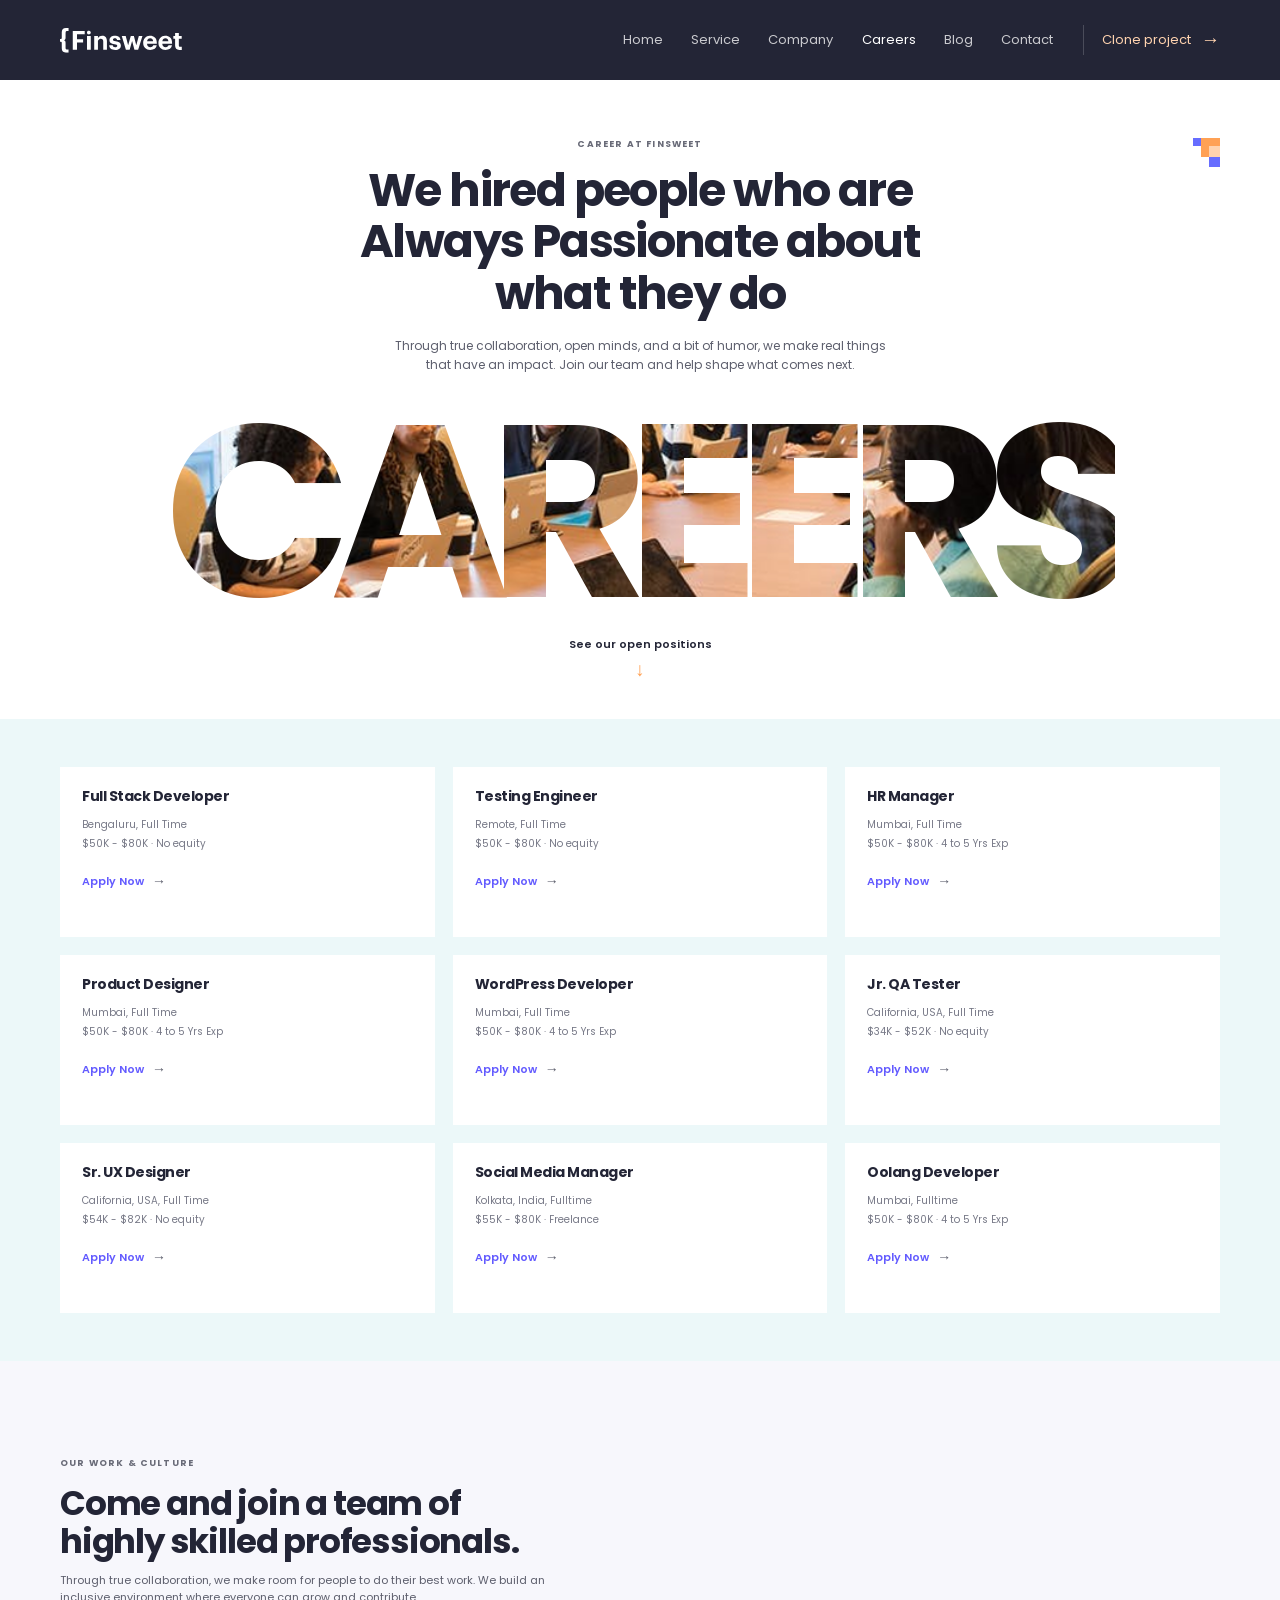
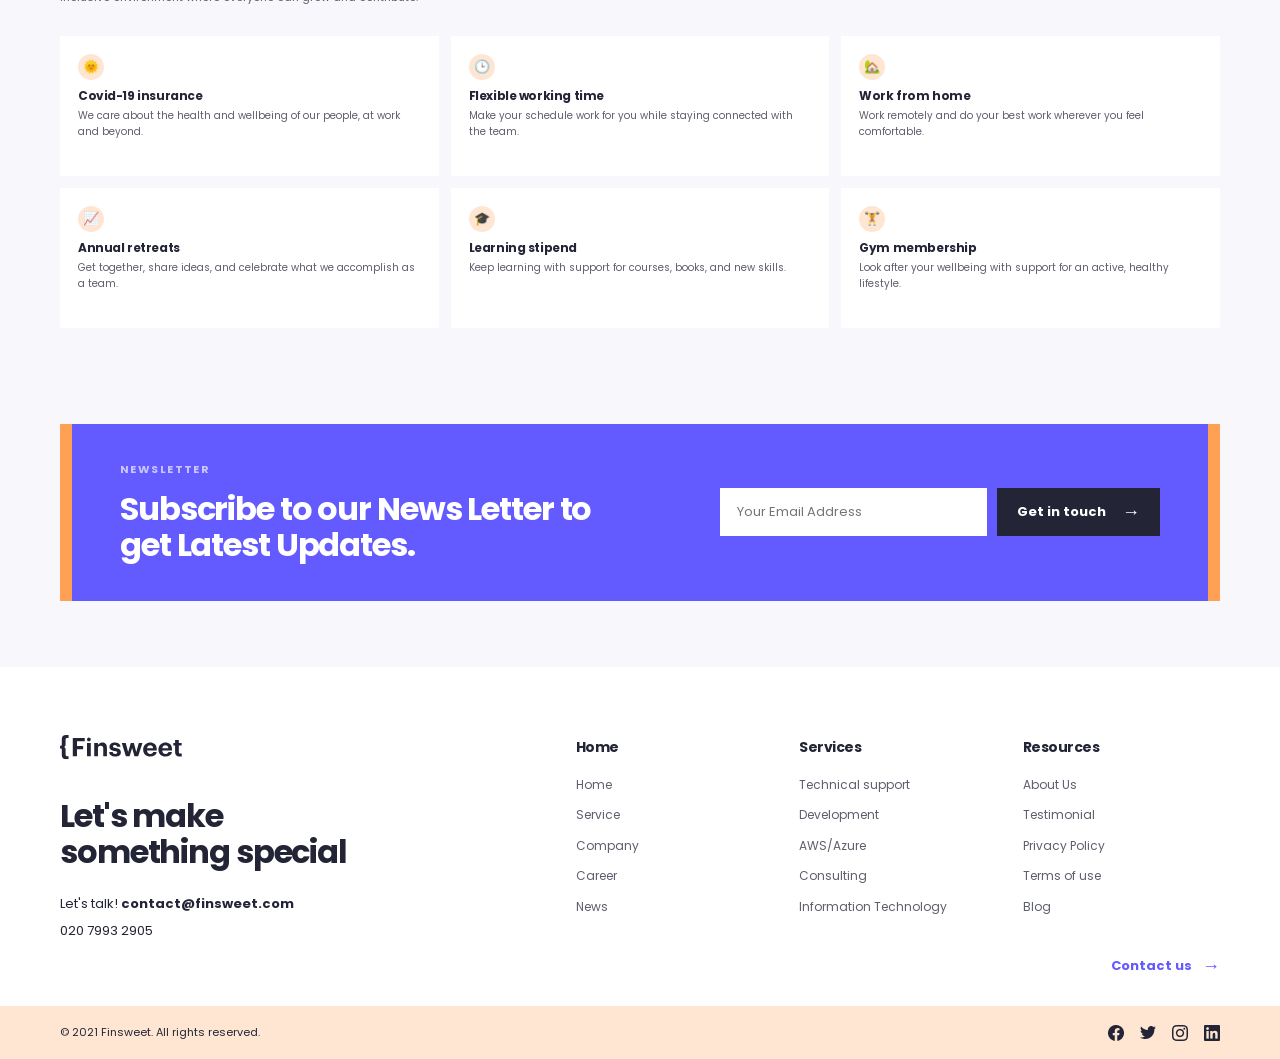
<file: pages/career.html>
<!doctype html>
<html lang="en">
  <head>
    <meta charset="utf-8">
    <meta name="viewport" content="width=device-width, initial-scale=1">
    <meta name="description" content="Join Finsweet. Explore open positions and find a place to do your best work.">
    <title> Finsweet - Careers </title>
    <link rel="preconnect" href="https://fonts.googleapis.com">
    <link rel="preconnect" href="https://fonts.gstatic.com" crossorigin>
    <link href="https://fonts.googleapis.com/css2?family=Poppins:wght@400;500;600;700&display=swap" rel="stylesheet">
    <link rel="stylesheet" href="../sass/style.css">
  </head>
  <body>
    <header class="site-header">
      <div class="container header-inner">
        <a class="brand" href="../index.html" aria-label="Finsweet home">
          <img src="../images/header/Logo.svg" width="122" height="25" alt="Finsweet">
        </a>
        <nav class="main-nav" aria-label="Main navigation">
          <a href="../index.html">Home</a>
          <a href="service.html">Service</a>
          <a href="company.html">Company</a>
          <a href="career.html" aria-current="page">Careers</a>
          <a href="blog.html">Blog</a>
          <a href="contact.html">Contact</a>
          <a class="nav-cta" href="contact.html">Clone project <span aria-hidden="true">→</span></a>
        </nav>
      </div>
    </header>

    <main>
      <section class="career-hero">
        <div class="container career-hero-inner">
          <img class="career-shapes" src="../images/career/../company/Shapes.png" alt="" width="27" height="29">
          <p class="eyebrow">Career at Finsweet</p>
          <h1>We hired people who are<br>Always Passionate about<br>what they do</h1>
          <p class="career-hero-description">Through true collaboration, open minds, and a bit of humor, we make real things that have an impact. Join our team and help shape what comes next.</p>
          <p class="career-word-image" aria-label="Careers">Careers</p>
          <a class="career-scroll-link" href="#open-positions">See our open positions <span aria-hidden="true">↓</span></a>
        </div>
      </section>

      <section class="career-openings" id="open-positions" aria-label="Open positions">
        <div class="container career-openings-grid">
          <article class="career-job-card">
            <h2>Full Stack Developer</h2><p>Bengaluru, Full Time</p><p>$50K - $80K · No equity</p>
            <a href="career-inner.html">Apply Now <span aria-hidden="true">→</span></a>
          </article>
          <article class="career-job-card">
            <h2>Testing Engineer</h2><p>Remote, Full Time</p><p>$50K - $80K · No equity</p>
            <a href="career-inner.html">Apply Now <span aria-hidden="true">→</span></a>
          </article>
          <article class="career-job-card">
            <h2>HR Manager</h2><p>Mumbai, Full Time</p><p>$50K - $80K · 4 to 5 Yrs Exp</p>
            <a href="career-inner.html">Apply Now <span aria-hidden="true">→</span></a>
          </article>
          <article class="career-job-card">
            <h2>Product Designer</h2><p>Mumbai, Full Time</p><p>$50K - $80K · 4 to 5 Yrs Exp</p>
            <a href="career-inner.html">Apply Now <span aria-hidden="true">→</span></a>
          </article>
          <article class="career-job-card">
            <h2>WordPress Developer</h2><p>Mumbai, Full Time</p><p>$50K - $80K · 4 to 5 Yrs Exp</p>
            <a href="career-inner.html">Apply Now <span aria-hidden="true">→</span></a>
          </article>
          <article class="career-job-card">
            <h2>Jr. QA Tester</h2><p>California, USA, Full Time</p><p>$34K - $52K · No equity</p>
            <a href="career-inner.html">Apply Now <span aria-hidden="true">→</span></a>
          </article>
          <article class="career-job-card">
            <h2>Sr. UX Designer</h2><p>California, USA, Full Time</p><p>$54K - $82K · No equity</p>
            <a href="career-inner.html">Apply Now <span aria-hidden="true">→</span></a>
          </article>
          <article class="career-job-card">
            <h2>Social Media Manager</h2><p>Kolkata, India, Fulltime</p><p>$55K - $80K · Freelance</p>
            <a href="career-inner.html">Apply Now <span aria-hidden="true">→</span></a>
          </article>
          <article class="career-job-card">
            <h2>Oolang Developer</h2><p>Mumbai, Fulltime</p><p>$50K - $80K · 4 to 5 Yrs Exp</p>
            <a href="career-inner.html">Apply Now <span aria-hidden="true">→</span></a>
          </article>
        </div>
      </section>

      <section class="career-culture section-pad">
        <div class="container">
          <div class="career-culture-intro">
            <p class="eyebrow">Our work &amp; culture</p>
            <h2>Come and join a team of highly skilled professionals.</h2>
            <p>Through true collaboration, we make room for people to do their best work. We build an inclusive environment where everyone can grow and contribute.</p>
          </div>
          <div class="career-benefits">
            <article><span aria-hidden="true">🌞</span><h3>Covid-19 insurance</h3><p>We care about the health and wellbeing of our people, at work and beyond.</p></article>
            <article><span aria-hidden="true">🕒</span><h3>Flexible working time</h3><p>Make your schedule work for you while staying connected with the team.</p></article>
            <article><span aria-hidden="true">🏡</span><h3>Work from home</h3><p>Work remotely and do your best work wherever you feel comfortable.</p></article>
            <article><span aria-hidden="true">📈</span><h3>Annual retreats</h3><p>Get together, share ideas, and celebrate what we accomplish as a team.</p></article>
            <article><span aria-hidden="true">🎓</span><h3>Learning stipend</h3><p>Keep learning with support for courses, books, and new skills.</p></article>
            <article><span aria-hidden="true">🏋️</span><h3>Gym membership</h3><p>Look after your wellbeing with support for an active, healthy lifestyle.</p></article>
          </div>
        </div>
      </section>

      <section class="newsletter-section career-newsletter" aria-labelledby="career-newsletter-title">
        <div class="container newsletter-inner">
          <div>
            <p class="eyebrow eyebrow-light">Newsletter</p>
            <h2 id="career-newsletter-title">Subscribe to our News Letter to get Latest Updates.</h2>
          </div>
          <form class="newsletter-form" action="contact.html" method="get">
            <label class="visually-hidden" for="career-newsletter-email">Your email address</label>
            <input id="career-newsletter-email" name="email" type="email" placeholder="Your Email Address" required>
            <button class="button button-dark" type="submit">Get in touch <span aria-hidden="true">→</span></button>
          </form>
        </div>
      </section>
    </main>

    <footer class="site-footer">
      <div class="container footer-main">
        <div class="footer-brand">
          <a href="../index.html" aria-label="Finsweet home"><img src="../images/footer/footer-logo.svg" width="120" height="25" alt="Finsweet"></a>
          <h2>Let's make something special</h2>
          <p>Let's talk! <a href="contact.html">contact@finsweet.com</a></p>
          <p>020 7993 2905</p>
        </div>
        <div class="footer-links">
          <div><h3>Home</h3><a href="../index.html">Home</a><a href="service.html">Service</a><a href="company.html">Company</a><a href="career.html">Career</a><a href="blog.html">News</a></div>
          <div><h3>Services</h3><a href="service.html#technical-support">Technical support</a><a href="service.html#development">Development</a><a href="service.html#cloud-services">AWS/Azure</a><a href="service.html#consulting">Consulting</a><a href="service.html#information-technology">Information Technology</a></div>
          <div><h3>Resources</h3><a href="company.html">About Us</a><a href="team.html">Testimonial</a><a href="blog.html">Privacy Policy</a><a href="career.html">Terms of use</a><a href="blog.html">Blog</a></div>
        </div>
        <a class="footer-contact-link" href="contact.html">Contact us <span aria-hidden="true">→</span></a>
      </div>
      <div class="footer-bottom">
        <div class="container footer-bottom-inner">
          <p>© 2021 Finsweet. All rights reserved.</p>
          <div class="social-links" aria-label="Social media">
            <a href="https://www.facebook.com/" aria-label="Facebook"><img src="../images/footer/facebook.png" width="16" height="16" alt=""></a>
            <a href="https://www.twitter.com/" aria-label="Twitter"><img src="../images/footer/twitter.png" width="16" height="13" alt=""></a>
            <a href="https://www.instagram.com/" aria-label="Instagram"><img src="../images/footer/instagram.png" width="16" height="16" alt=""></a>
            <a href="https://www.linkedin.com/" aria-label="LinkedIn"><img src="../images/footer/linkedin.png" width="16" height="16" alt=""></a>
          </div>
        </div>
      </div>
    </footer>
  </body>
</html>
</file>
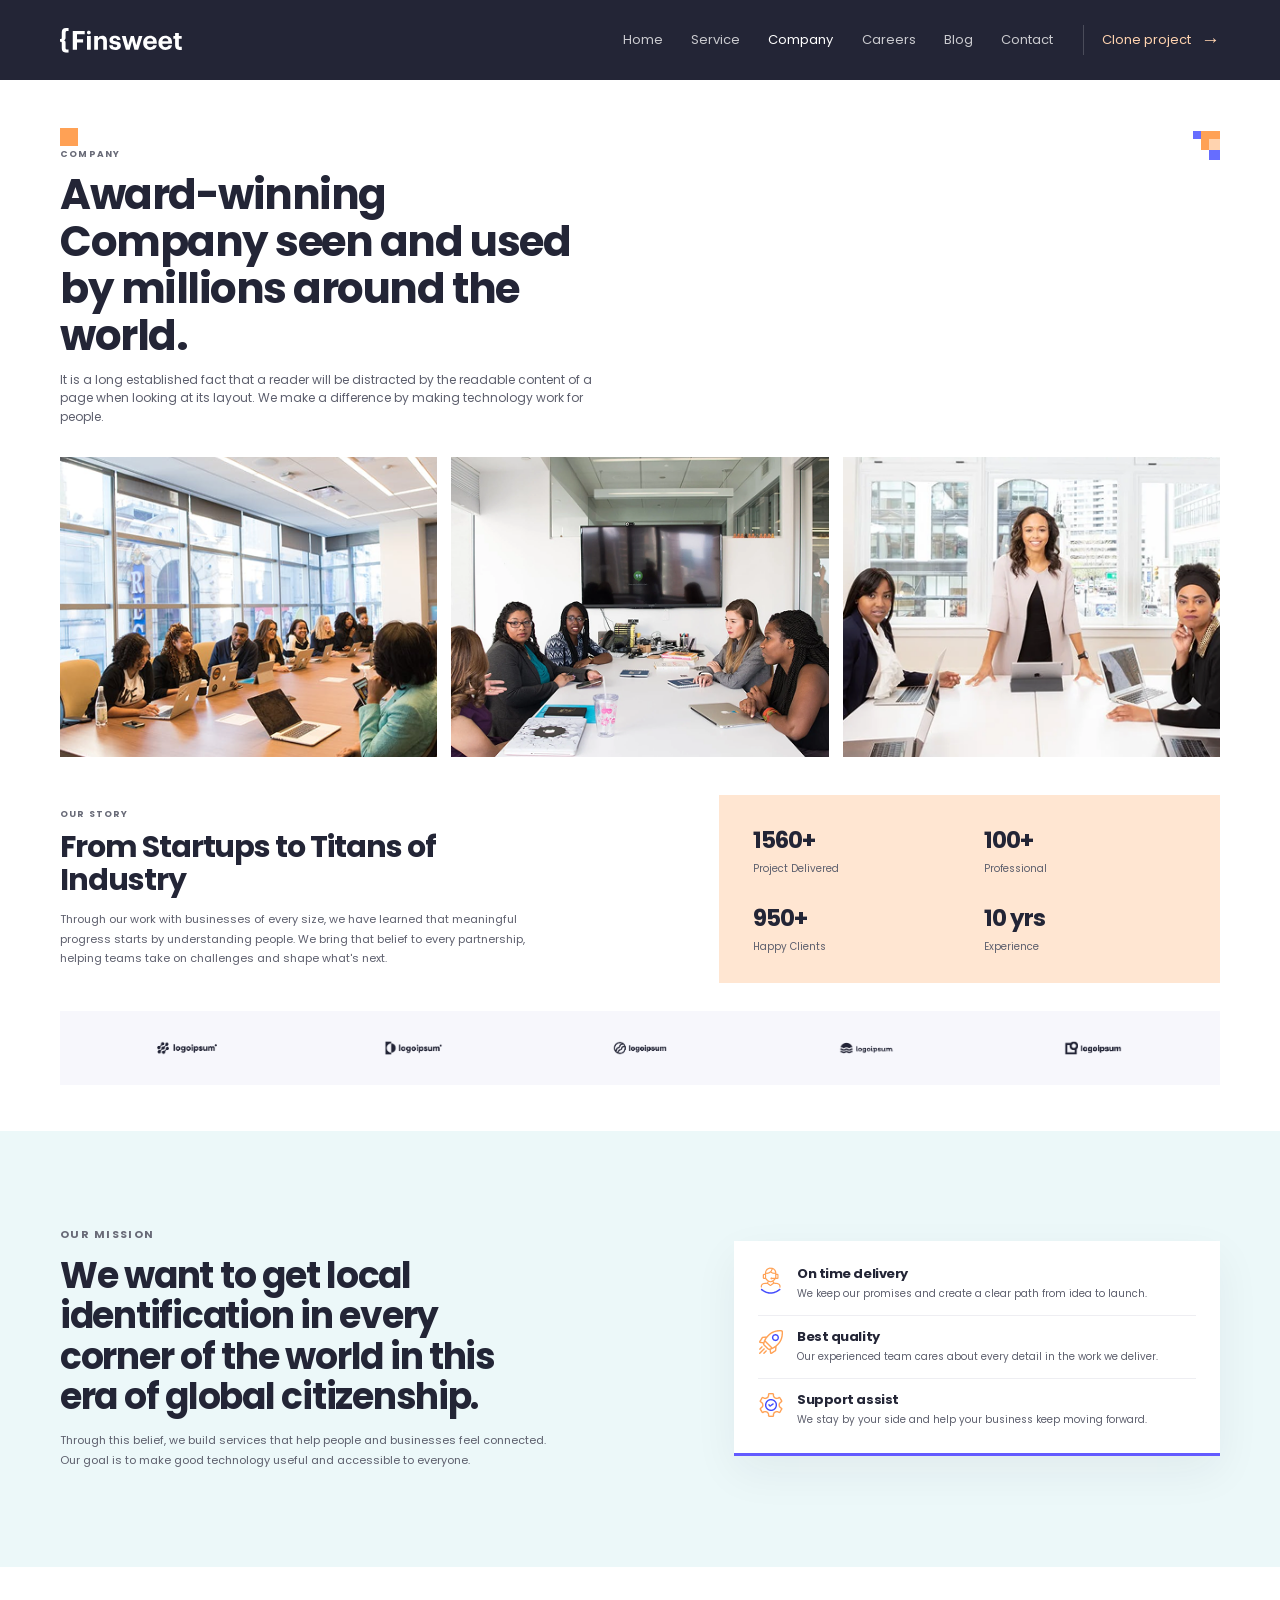
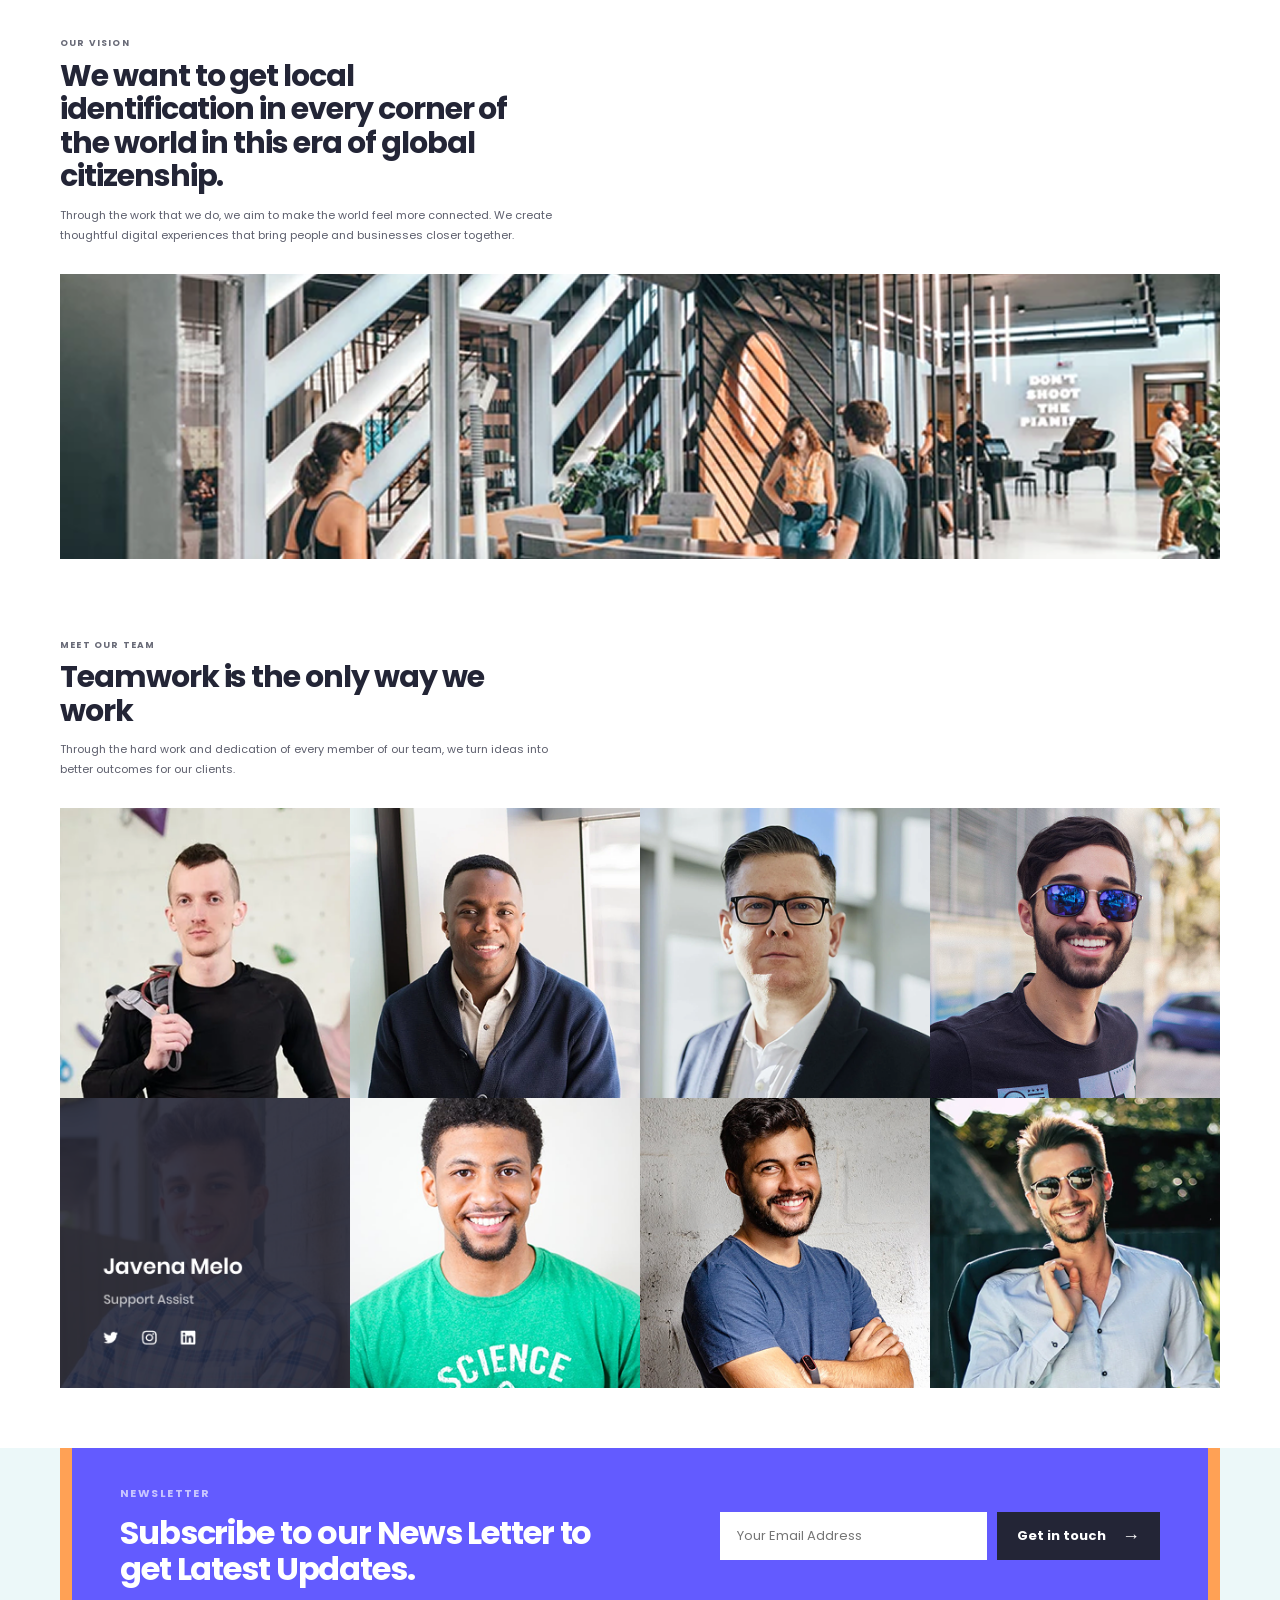
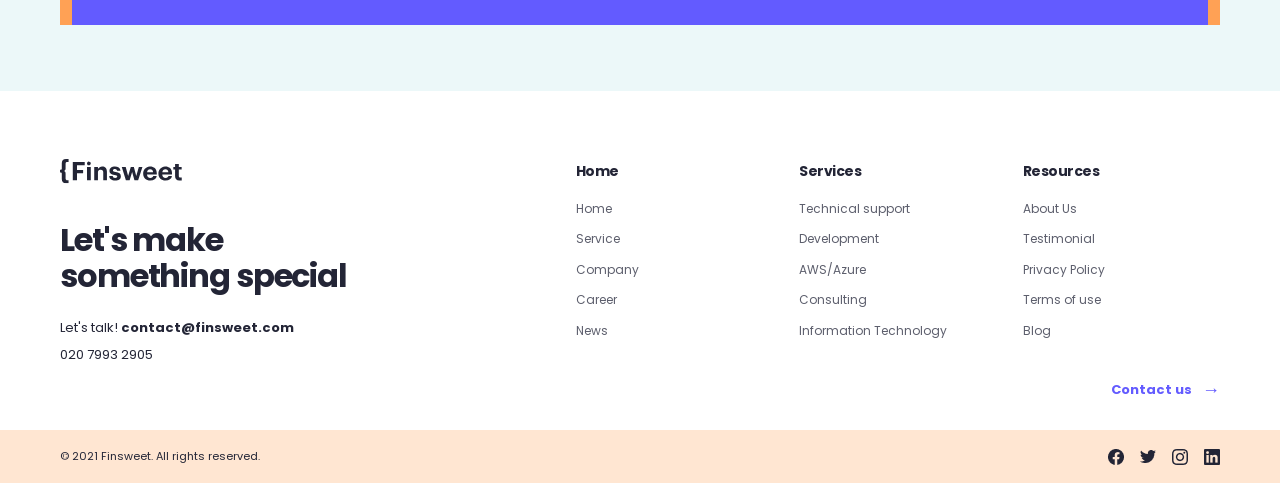
<file: pages/company.html>
<!doctype html>
<html lang="en">
  <head>
    <meta charset="utf-8">
    <meta name="viewport" content="width=device-width, initial-scale=1">
    <meta name="description" content="Meet Finsweet: an award-winning company building software solutions for businesses around the world.">
    <title> Finsweet - Our Company </title>
    <link rel="preconnect" href="https://fonts.googleapis.com">
    <link rel="preconnect" href="https://fonts.gstatic.com" crossorigin>
    <link href="https://fonts.googleapis.com/css2?family=Poppins:wght@400;500;600;700&display=swap" rel="stylesheet">
    <link rel="stylesheet" href="../sass/style.css">
  </head>
  <body>
    <header class="site-header">
      <div class="container header-inner">
        <a class="brand" href="../index.html" aria-label="Finsweet home">
          <img src="../images/header/Logo.svg" width="122" height="25" alt="Finsweet">
        </a>
        <nav class="main-nav" aria-label="Main navigation">
          <a href="../index.html">Home</a>
          <a href="service.html">Service</a>
          <a href="company.html" aria-current="page">Company</a>
          <a href="career.html">Careers</a>
          <a href="blog.html">Blog</a>
          <a href="contact.html">Contact</a>
          <a class="nav-cta" href="contact.html">Clone project <span aria-hidden="true">→</span></a>
        </nav>
      </div>
    </header>

    <main>
      <section class="company-intro">
        <div class="container">
          <div class="company-intro-heading">
            <div class="company-intro-copy">
              <span class="company-accent" aria-hidden="true"></span>
              <p class="eyebrow">Company</p>
              <h1>Award-winning Company seen and used by millions around the world.</h1>
              <p>It is a long established fact that a reader will be distracted by the readable content of a page when looking at its layout. We make a difference by making technology work for people.</p>
            </div>
            <img class="company-shapes" src="../images/company/Shapes.png" alt="" width="27" height="29">
          </div>

          <div class="company-photo-grid" aria-label="Life at Finsweet">
            <img src="../images/company/Image%201%C2%A0%E2%80%94%20%D0%BA%D0%BE%D0%BF%D0%B8%D1%8F.png" width="418" height="446" alt="Finsweet colleagues meeting in a bright conference room">
            <img src="../images/company/Image%202%C2%A0%E2%80%94%20%D0%BA%D0%BE%D0%BF%D0%B8%D1%8F.png" width="419" height="446" alt="Our team collaborating around a meeting table">
            <img src="../images/company/Image%203%C2%A0%E2%80%94%20%D0%BA%D0%BE%D0%BF%D0%B8%D1%8F.png" width="403" height="446" alt="Colleagues sharing ideas in a modern office">
          </div>

          <div class="company-story">
            <div class="company-story-copy">
              <p class="eyebrow">Our story</p>
              <h2>From Startups to Titans of Industry</h2>
              <p>Through our work with businesses of every size, we have learned that meaningful progress starts by understanding people. We bring that belief to every partnership, helping teams take on challenges and shape what's next.</p>
            </div>
            <div class="company-stats" aria-label="Finsweet in numbers">
              <div><strong>1560+</strong><span>Project Delivered</span></div>
              <div><strong>100+</strong><span>Professional</span></div>
              <div><strong>950+</strong><span>Happy Clients</span></div>
              <div><strong>10 yrs</strong><span>Experience</span></div>
            </div>
          </div>

          <div class="company-partners" aria-label="Our partners">
            <img src="../images/company/Logo.png" width="186" height="105" alt="Logoipsum">
            <img src="../images/company/Logo%C2%A0%E2%80%94%20%D0%BA%D0%BE%D0%BF%D0%B8%D1%8F.png" width="187" height="106" alt="Logoipsum">
            <img src="../images/company/Logo%C2%A0%E2%80%94%20%D0%BA%D0%BE%D0%BF%D0%B8%D1%8F%202.png" width="187" height="105" alt="Logoipsum">
            <img src="../images/company/Logo%C2%A0%E2%80%94%20%D0%BA%D0%BE%D0%BF%D0%B8%D1%8F%203.png" width="186" height="104" alt="Logoipsum">
            <img src="../images/company/Logo%20(1).png" width="187" height="105" alt="Logoipsum">
          </div>
        </div>
      </section>

      <section class="company-mission section-pad">
        <div class="container company-mission-layout">
          <div class="company-mission-copy">
            <p class="eyebrow">Our mission</p>
            <h2>We want to get local identification in every corner of the world in this era of global citizenship.</h2>
            <p>Through this belief, we build services that help people and businesses feel connected. Our goal is to make good technology useful and accessible to everyone.</p>
          </div>
          <div class="company-values">
            <article class="company-value">
              <img src="../images/company/Group%201756.png" width="22" height="27" alt="">
              <div><h3>On time delivery</h3><p>We keep our promises and create a clear path from idea to launch.</p></div>
            </article>
            <article class="company-value">
              <img src="../images/company/shuttle%201.png" width="24" height="24" alt="">
              <div><h3>Best quality</h3><p>Our experienced team cares about every detail in the work we deliver.</p></div>
            </article>
            <article class="company-value">
              <img src="../images/company/settings%201.png" width="24" height="24" alt="">
              <div><h3>Support assist</h3><p>We stay by your side and help your business keep moving forward.</p></div>
            </article>
          </div>
        </div>
      </section>

      <section class="company-global section-pad">
        <div class="container">
          <div class="company-narrow-copy">
            <p class="eyebrow">Our vision</p>
            <h2>We want to get local identification in every corner of the world in this era of global citizenship.</h2>
            <p>Through the work that we do, we aim to make the world feel more connected. We create thoughtful digital experiences that bring people and businesses closer together.</p>
          </div>
          <img class="company-wide-image" src="../images/company/Image.png" width="1273" height="369" alt="People working and meeting in a bright, open office">
        </div>
      </section>

      <section class="company-team section-pad">
        <div class="container">
          <div class="company-narrow-copy">
            <p class="eyebrow">Meet our team</p>
            <h2>Teamwork is the only way we work</h2>
            <p>Through the hard work and dedication of every member of our team, we turn ideas into better outcomes for our clients.</p>
          </div>
          <img class="company-team-image" src="../images/company/Team%20Members.png" width="1280" height="640" alt="The Finsweet team, shown together in a collage">
        </div>
      </section>

      <section class="newsletter-section company-newsletter" aria-labelledby="company-newsletter-title">
        <div class="container newsletter-inner">
          <div>
            <p class="eyebrow eyebrow-light">Newsletter</p>
            <h2 id="company-newsletter-title">Subscribe to our News Letter to get Latest Updates.</h2>
          </div>
          <form class="newsletter-form" action="contact.html" method="get">
            <label class="visually-hidden" for="company-newsletter-email">Your email address</label>
            <input id="company-newsletter-email" name="email" type="email" placeholder="Your Email Address" required>
            <button class="button button-dark" type="submit">Get in touch <span aria-hidden="true">→</span></button>
          </form>
        </div>
      </section>
    </main>

    <footer class="site-footer">
      <div class="container footer-main">
        <div class="footer-brand">
          <a href="../index.html" aria-label="Finsweet home"><img src="../images/footer/footer-logo.svg" width="120" height="25" alt="Finsweet"></a>
          <h2>Let's make something special</h2>
          <p>Let's talk! <a href="contact.html">contact@finsweet.com</a></p>
          <p>020 7993 2905</p>
        </div>
        <div class="footer-links">
          <div><h3>Home</h3><a href="../index.html">Home</a><a href="service.html">Service</a><a href="company.html">Company</a><a href="career.html">Career</a><a href="blog.html">News</a></div>
          <div><h3>Services</h3><a href="service.html#technical-support">Technical support</a><a href="service.html#development">Development</a><a href="service.html#cloud-services">AWS/Azure</a><a href="service.html#consulting">Consulting</a><a href="service.html#information-technology">Information Technology</a></div>
          <div><h3>Resources</h3><a href="company.html">About Us</a><a href="team.html">Testimonial</a><a href="police.html">Privacy Policy</a><a href="police.html">Terms of use</a><a href="blog.html">Blog</a></div>
        </div>
        <a class="footer-contact-link" href="contact.html">Contact us <span aria-hidden="true">→</span></a>
      </div>
      <div class="footer-bottom">
        <div class="container footer-bottom-inner">
          <p>© 2021 Finsweet. All rights reserved.</p>
          <div class="social-links" aria-label="Social media">
            <a href="https://www.facebook.com/" aria-label="Facebook"><img src="../images/footer/facebook.png" width="16" height="16" alt=""></a>
            <a href="https://www.twitter.com/" aria-label="Twitter"><img src="../images/footer/twitter.png" width="16" height="13" alt=""></a>
            <a href="https://www.instagram.com/" aria-label="Instagram"><img src="../images/footer/instagram.png" width="16" height="16" alt=""></a>
            <a href="https://www.linkedin.com/" aria-label="LinkedIn"><img src="../images/footer/linkedin.png" width="16" height="16" alt=""></a>
          </div>
        </div>
      </div>
    </footer>
  </body>
</html>
</file>
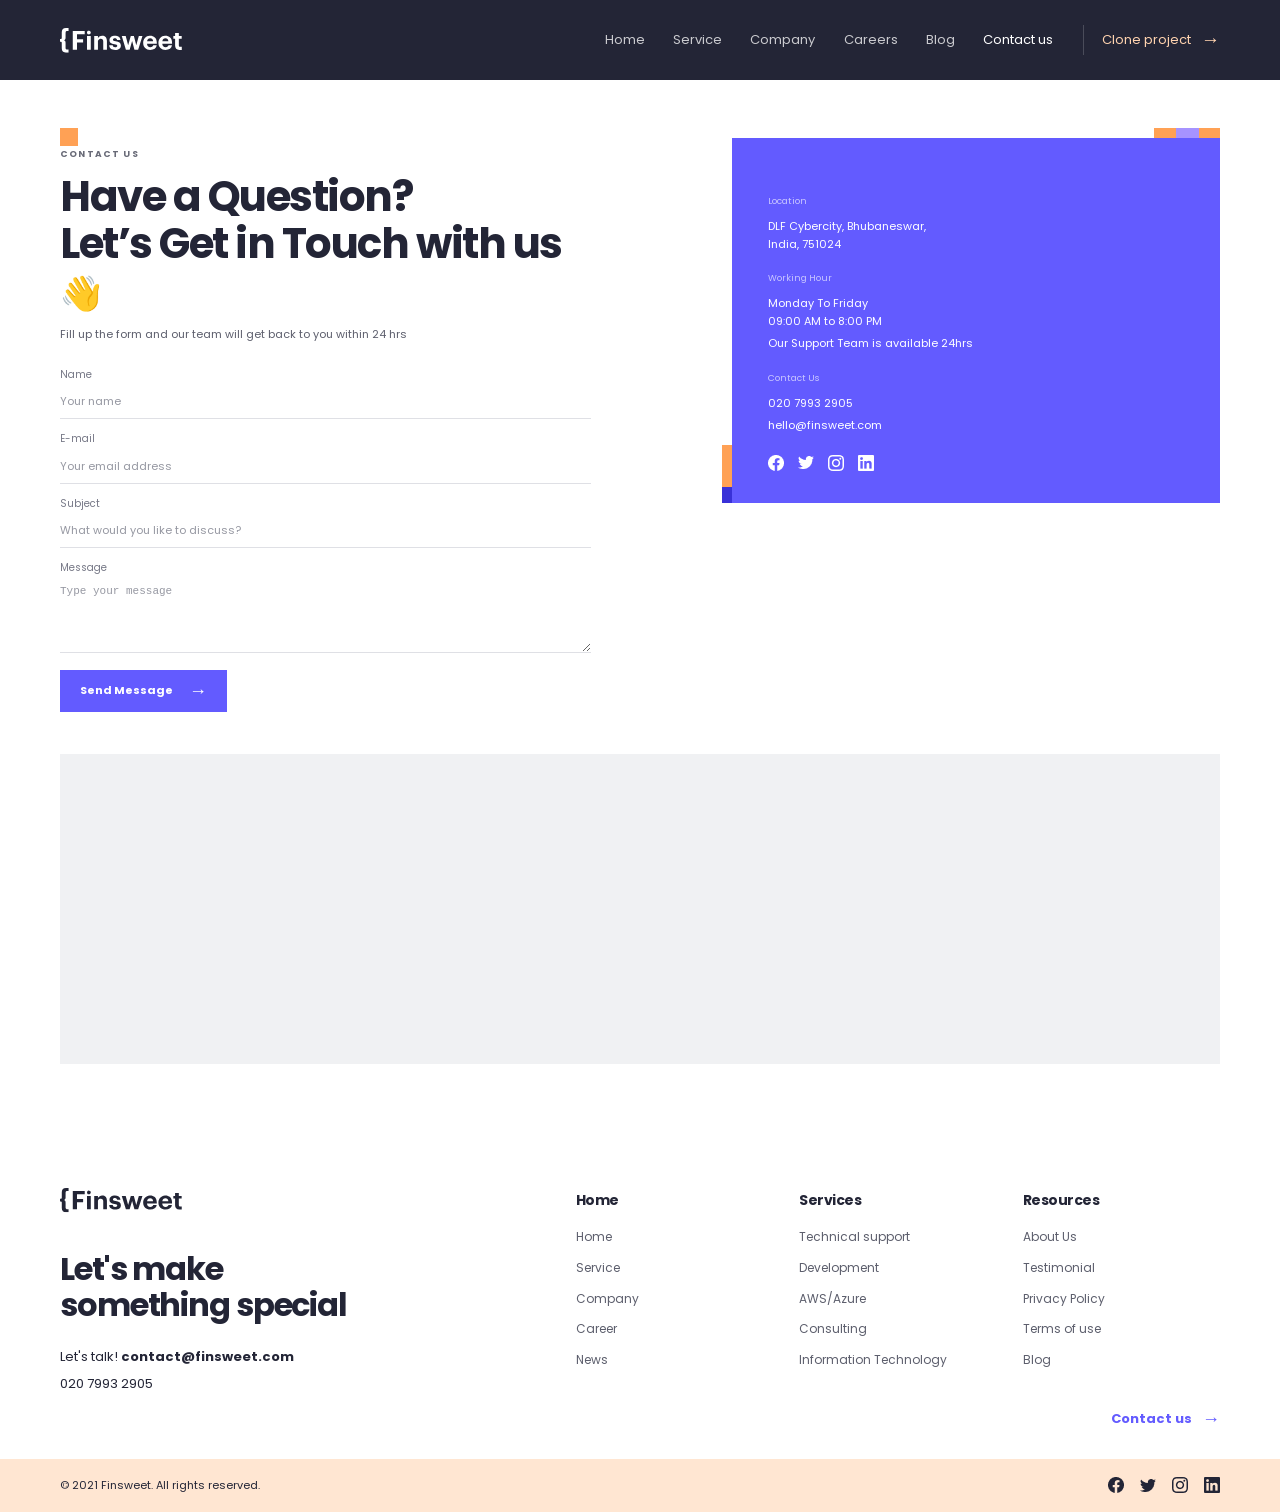
<file: pages/contact.html>
<!doctype html>
<html lang="en">
  <head>
    <meta charset="utf-8">
    <meta name="viewport" content="width=device-width, initial-scale=1">
    <meta name="description" content="Contact Finsweet about your next digital product or technology project.">
    <title>Contact Us | Finsweet</title>
    <link rel="preconnect" href="https://fonts.googleapis.com">
    <link rel="preconnect" href="https://fonts.gstatic.com" crossorigin>
    <link href="https://fonts.googleapis.com/css2?family=Poppins:wght@400;500;600;700&display=swap" rel="stylesheet">
    <link rel="stylesheet" href="../sass/style.css">
  </head>
  <body>
    <header class="site-header">
      <div class="container header-inner">
        <a class="brand" href="../index.html" aria-label="Finsweet home">
          <img src="../images/header/Logo.svg" width="122" height="25" alt="Finsweet">
        </a>
        <nav class="main-nav" aria-label="Main navigation">
          <a href="../index.html">Home</a>
          <a href="service.html">Service</a>
          <a href="company.html">Company</a>
          <a href="career.html">Careers</a>
          <a href="blog.html">Blog</a>
          <a href="contact.html" aria-current="page">Contact us</a>
          <a class="nav-cta" href="contact.html">Clone project <span aria-hidden="true">→</span></a>
        </nav>
      </div>
    </header>

    <main>
      <section class="contact-section">
        <div class="container">
          <div class="contact-layout">
            <div class="contact-main">
              <span class="contact-accent" aria-hidden="true"></span>
              <p class="eyebrow">Contact us</p>
              <h1>Have a Question?<br>Let’s Get in Touch with us <span aria-hidden="true">👋</span></h1>
              <p class="contact-intro">Fill up the form and our team will get back to you within 24 hrs</p>
              <form class="contact-form" action="mailto:contact@finsweet.com" method="post" enctype="text/plain">
                <div class="contact-field">
                  <label for="contact-name">Name</label>
                  <input id="contact-name" name="Name" type="text" placeholder="Your name" autocomplete="name" required>
                </div>
                <div class="contact-field">
                  <label for="contact-email">E-mail</label>
                  <input id="contact-email" name="Email" type="email" placeholder="Your email address" autocomplete="email" required>
                </div>
                <div class="contact-field">
                  <label for="contact-subject">Subject</label>
                  <input id="contact-subject" name="Subject" type="text" placeholder="What would you like to discuss?" required>
                </div>
                <div class="contact-field contact-message-field">
                  <label for="contact-message">Message</label>
                  <textarea id="contact-message" name="Message" placeholder="Type your message" rows="4" required></textarea>
                </div>
                <button class="button button-primary contact-submit" type="submit">Send Message <span aria-hidden="true">→</span></button>
              </form>
            </div>

            <aside class="contact-card" aria-label="Finsweet contact details">
              <span class="contact-card-accent" aria-hidden="true"></span>
              <div class="contact-card-group">
                <p class="contact-card-label">Location</p>
                <address>DLF Cybercity, Bhubaneswar,<br>India, 751024</address>
              </div>
              <div class="contact-card-group">
                <p class="contact-card-label">Working Hour</p>
                <p>Monday To Friday<br>09:00 AM to 8:00 PM</p>
                <p class="contact-card-note">Our Support Team is available 24hrs</p>
              </div>
              <div class="contact-card-group">
                <p class="contact-card-label">Contact Us</p>
                <a href="tel:02079932905">020 7993 2905</a>
                <a href="mailto:contact@finsweet.com">hello@finsweet.com</a>
              </div>
              <div class="contact-socials" aria-label="Finsweet social media">
                <a href="https://www.facebook.com/" aria-label="Facebook"><img src="../images/footer/facebook.png" width="16" height="16" alt=""></a>
                <a href="https://www.twitter.com/" aria-label="Twitter"><img src="../images/footer/twitter.png" width="16" height="13" alt=""></a>
                <a href="https://www.instagram.com/" aria-label="Instagram"><img src="../images/footer/instagram.png" width="16" height="16" alt=""></a>
                <a href="https://www.linkedin.com/" aria-label="LinkedIn"><img src="../images/footer/linkedin.png" width="16" height="16" alt=""></a>
              </div>
            </aside>
          </div>
          <div class="contact-map">
            <iframe
              title="Map showing DLF Cybercity in Bhubaneswar, India"
              src="https://www.openstreetmap.org/export/embed.html?bbox=85.80%2C20.31%2C85.84%2C20.35&amp;layer=mapnik&amp;marker=20.33%2C85.82"
              loading="lazy"
              referrerpolicy="no-referrer"
            ></iframe>
          </div>
        </div>
      </section>
    </main>

    <footer class="site-footer">
      <div class="container footer-main">
        <div class="footer-brand">
          <a href="../index.html" aria-label="Finsweet home"><img src="../images/footer/footer-logo.svg" width="120" height="25" alt="Finsweet"></a>
          <h2>Let's make something special</h2>
          <p>Let's talk! <a href="contact.html">contact@finsweet.com</a></p>
          <p>020 7993 2905</p>
        </div>
        <div class="footer-links">
          <div><h3>Home</h3><a href="../index.html">Home</a><a href="service.html">Service</a><a href="company.html">Company</a><a href="career.html">Career</a><a href="blog.html">News</a></div>
          <div><h3>Services</h3><a href="service.html#technical-support">Technical support</a><a href="service.html#development">Development</a><a href="service.html#cloud-services">AWS/Azure</a><a href="service.html#consulting">Consulting</a><a href="service.html#information-technology">Information Technology</a></div>
          <div><h3>Resources</h3><a href="company.html">About Us</a><a href="team.html">Testimonial</a><a href="police.html">Privacy Policy</a><a href="police.html">Terms of use</a><a href="blog.html">Blog</a></div>
        </div>
        <a class="footer-contact-link" href="contact.html">Contact us <span aria-hidden="true">→</span></a>
      </div>
      <div class="footer-bottom">
        <div class="container footer-bottom-inner">
          <p>© 2021 Finsweet. All rights reserved.</p>
          <div class="social-links" aria-label="Social media">
            <a href="https://www.facebook.com/" aria-label="Facebook"><img src="../images/footer/facebook.png" width="16" height="16" alt=""></a>
            <a href="https://www.twitter.com/" aria-label="Twitter"><img src="../images/footer/twitter.png" width="16" height="13" alt=""></a>
            <a href="https://www.instagram.com/" aria-label="Instagram"><img src="../images/footer/instagram.png" width="16" height="16" alt=""></a>
            <a href="https://www.linkedin.com/" aria-label="LinkedIn"><img src="../images/footer/linkedin.png" width="16" height="16" alt=""></a>
          </div>
        </div>
      </div>
    </footer>
  </body>
</html>
</file>
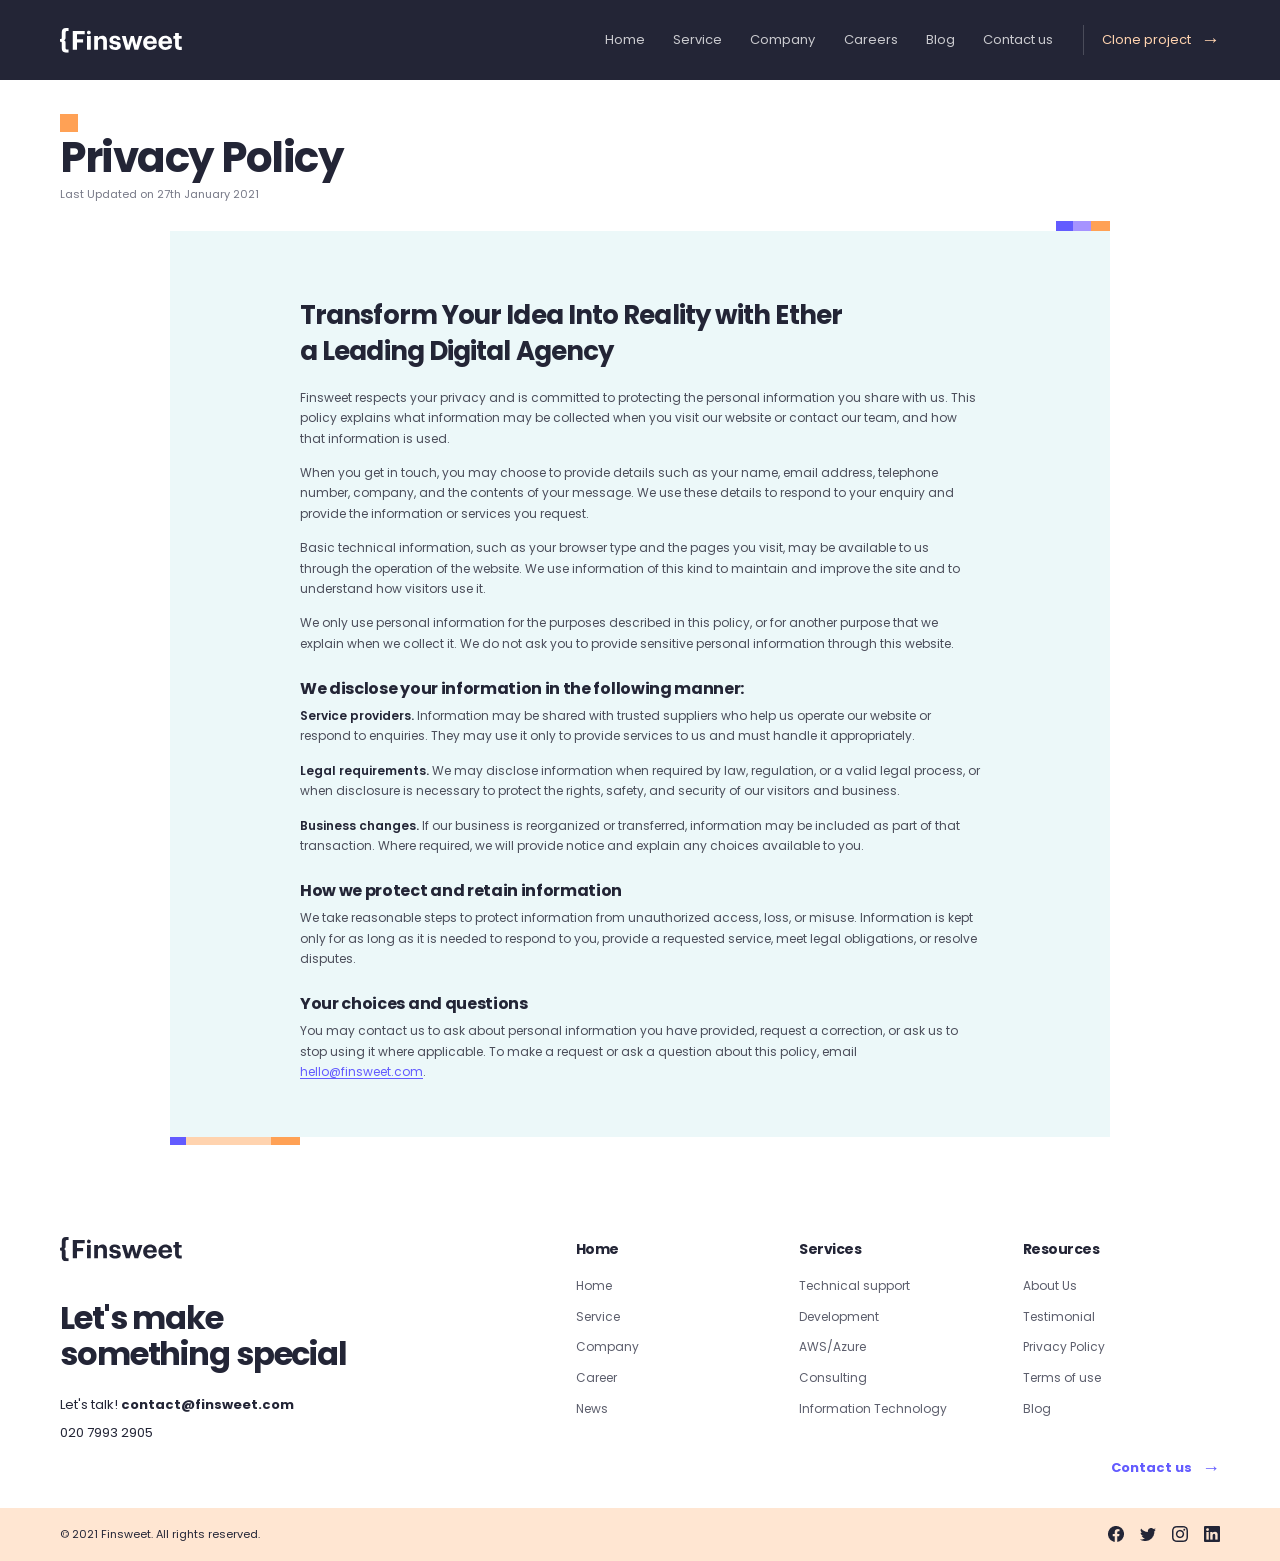
<file: pages/police.html>
<!doctype html>
<html lang="en">
  <head>
    <meta charset="utf-8">
    <meta name="viewport" content="width=device-width, initial-scale=1">
    <meta name="description" content="Read the Finsweet privacy policy and learn how information shared with us is handled.">
    <title>Privacy Policy | Finsweet</title>
    <link rel="preconnect" href="https://fonts.googleapis.com">
    <link rel="preconnect" href="https://fonts.gstatic.com" crossorigin>
    <link href="https://fonts.googleapis.com/css2?family=Poppins:wght@400;500;600;700&display=swap" rel="stylesheet">
    <link rel="stylesheet" href="../sass/style.css">
  </head>
  <body>
    <header class="site-header"><div class="container header-inner">
      <a class="brand" href="../index.html" aria-label="Finsweet home"><img src="../images/header/Logo.svg" width="122" height="25" alt="Finsweet"></a>
      <nav class="main-nav" aria-label="Main navigation">
        <a href="../index.html">Home</a><a href="service.html">Service</a><a href="company.html">Company</a><a href="career.html">Careers</a><a href="blog.html">Blog</a><a href="contact.html">Contact us</a><a class="nav-cta" href="contact.html">Clone project <span aria-hidden="true">→</span></a>
      </nav>
    </div></header>
    <main class="privacy-page">
      <section class="privacy-heading">
        <div class="container">
          <span class="privacy-mark" aria-hidden="true"></span>
          <h1>Privacy Policy</h1>
          <p>Last Updated on 27th January 2021</p>
        </div>
      </section>
      <section class="privacy-content-section" aria-label="Privacy policy details">
        <div class="privacy-content-wrap">
          <span class="privacy-corner" aria-hidden="true"></span>
          <article class="privacy-content">
            <h2>Transform Your Idea Into Reality with Ether a Leading Digital Agency</h2>
            <p>Finsweet respects your privacy and is committed to protecting the personal information you share with us. This policy explains what information may be collected when you visit our website or contact our team, and how that information is used.</p>
            <p>When you get in touch, you may choose to provide details such as your name, email address, telephone number, company, and the contents of your message. We use these details to respond to your enquiry and provide the information or services you request.</p>
            <p>Basic technical information, such as your browser type and the pages you visit, may be available to us through the operation of the website. We use information of this kind to maintain and improve the site and to understand how visitors use it.</p>
            <p>We only use personal information for the purposes described in this policy, or for another purpose that we explain when we collect it. We do not ask you to provide sensitive personal information through this website.</p>

            <h3>We disclose your information in the following manner:</h3>
            <p><strong>Service providers.</strong> Information may be shared with trusted suppliers who help us operate our website or respond to enquiries. They may use it only to provide services to us and must handle it appropriately.</p>
            <p><strong>Legal requirements.</strong> We may disclose information when required by law, regulation, or a valid legal process, or when disclosure is necessary to protect the rights, safety, and security of our visitors and business.</p>
            <p><strong>Business changes.</strong> If our business is reorganized or transferred, information may be included as part of that transaction. Where required, we will provide notice and explain any choices available to you.</p>

            <h3>How we protect and retain information</h3>
            <p>We take reasonable steps to protect information from unauthorized access, loss, or misuse. Information is kept only for as long as it is needed to respond to you, provide a requested service, meet legal obligations, or resolve disputes.</p>

            <h3>Your choices and questions</h3>
            <p>You may contact us to ask about personal information you have provided, request a correction, or ask us to stop using it where applicable. To make a request or ask a question about this policy, email <a href="mailto:hello@finsweet.com">hello@finsweet.com</a>.</p>
          </article>
          <span class="privacy-bottom-mark" aria-hidden="true"></span>
        </div>
      </section>
    </main>
    <footer class="site-footer">
      <div class="container footer-main">
        <div class="footer-brand"><a href="../index.html" aria-label="Finsweet home"><img src="../images/footer/footer-logo.svg" width="120" height="25" alt="Finsweet"></a><h2>Let's make something special</h2><p>Let's talk! <a href="contact.html">contact@finsweet.com</a></p><p>020 7993 2905</p></div>
        <div class="footer-links"><div><h3>Home</h3><a href="../index.html">Home</a><a href="service.html">Service</a><a href="company.html">Company</a><a href="career.html">Career</a><a href="blog.html">News</a></div><div><h3>Services</h3><a href="service.html#technical-support">Technical support</a><a href="service.html#development">Development</a><a href="service.html#cloud-services">AWS/Azure</a><a href="service.html#consulting">Consulting</a><a href="service.html#information-technology">Information Technology</a></div><div><h3>Resources</h3><a href="company.html">About Us</a><a href="team.html">Testimonial</a><a href="police.html">Privacy Policy</a><a href="police.html">Terms of use</a><a href="blog.html">Blog</a></div></div>
        <a class="footer-contact-link" href="contact.html">Contact us <span aria-hidden="true">→</span></a>
      </div>
      <div class="footer-bottom"><div class="container footer-bottom-inner"><p>© 2021 Finsweet. All rights reserved.</p><div class="social-links" aria-label="Social media"><a href="https://www.facebook.com/" aria-label="Facebook"><img src="../images/footer/facebook.png" width="16" height="16" alt=""></a><a href="https://www.twitter.com/" aria-label="Twitter"><img src="../images/footer/twitter.png" width="16" height="13" alt=""></a><a href="https://www.instagram.com/" aria-label="Instagram"><img src="../images/footer/instagram.png" width="16" height="16" alt=""></a><a href="https://www.linkedin.com/" aria-label="LinkedIn"><img src="../images/footer/linkedin.png" width="16" height="16" alt=""></a></div></div></div>
    </footer>
  </body>
</html>
</file>
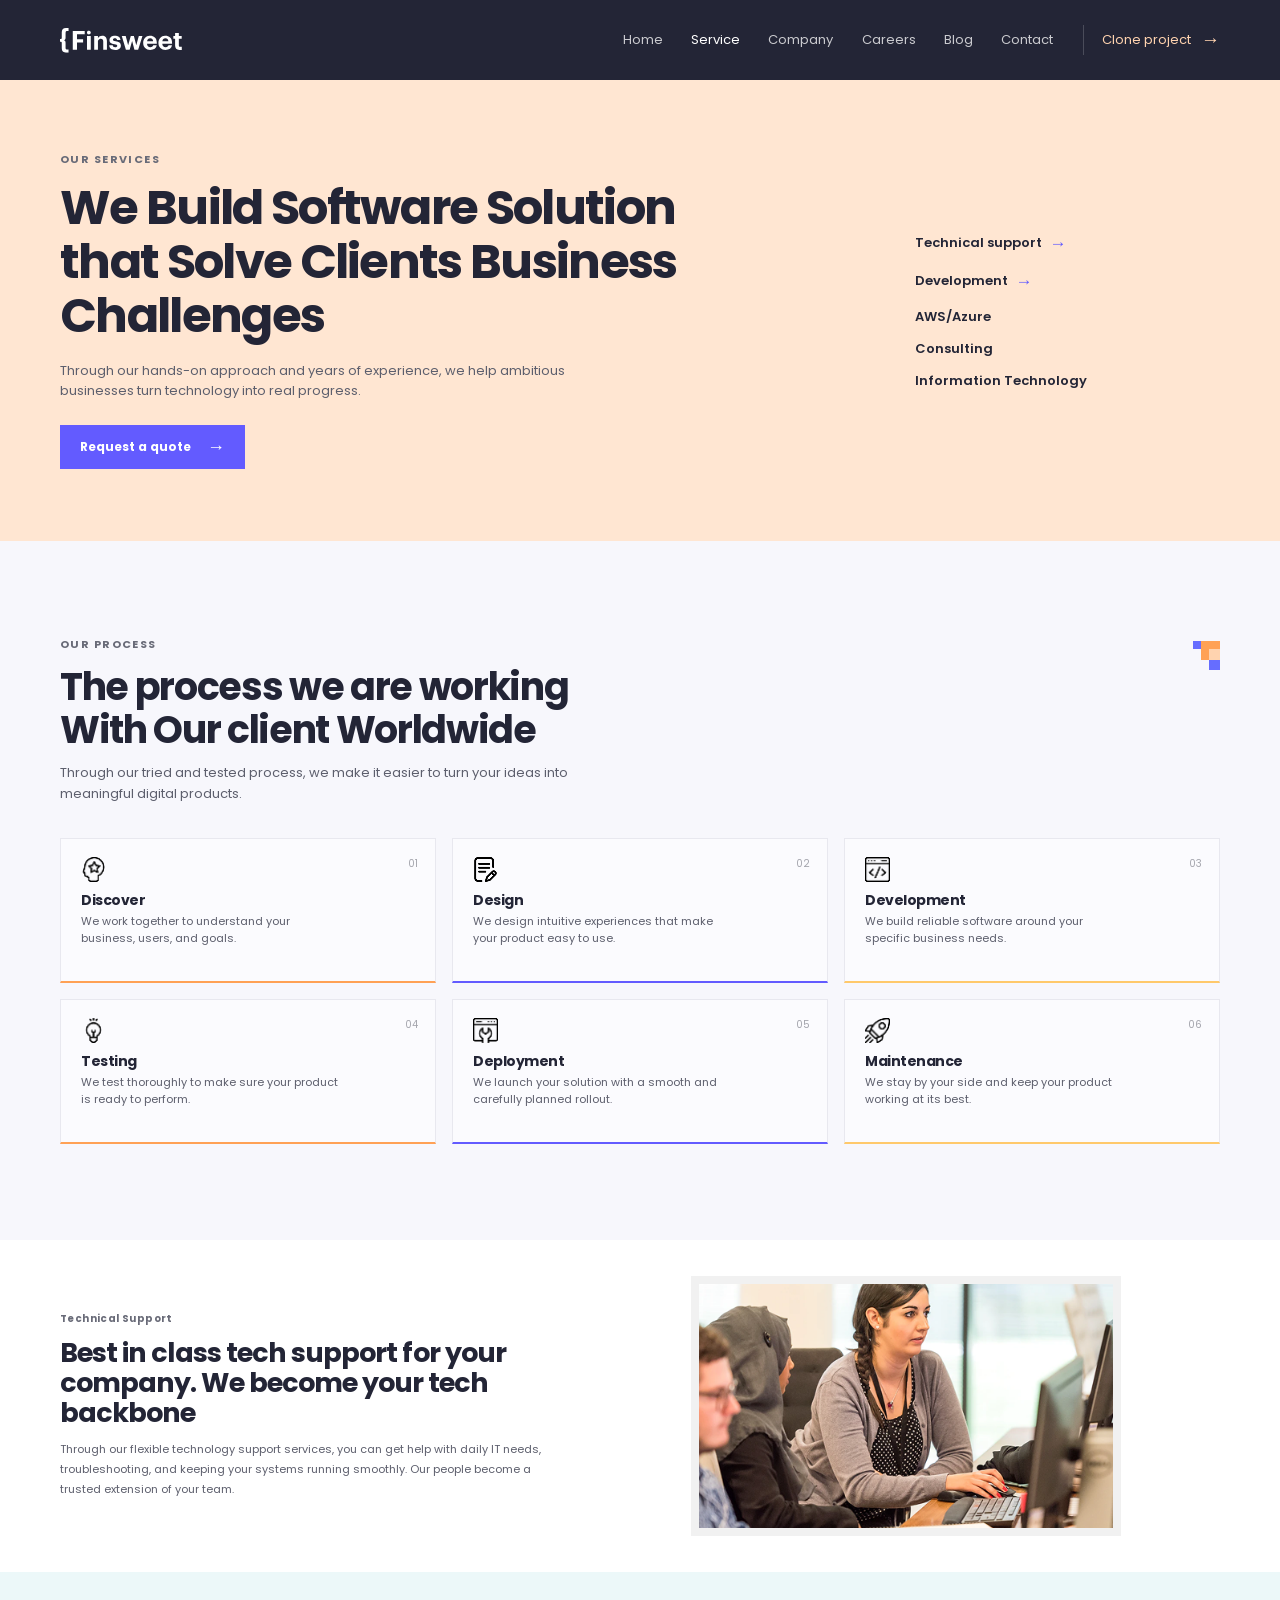
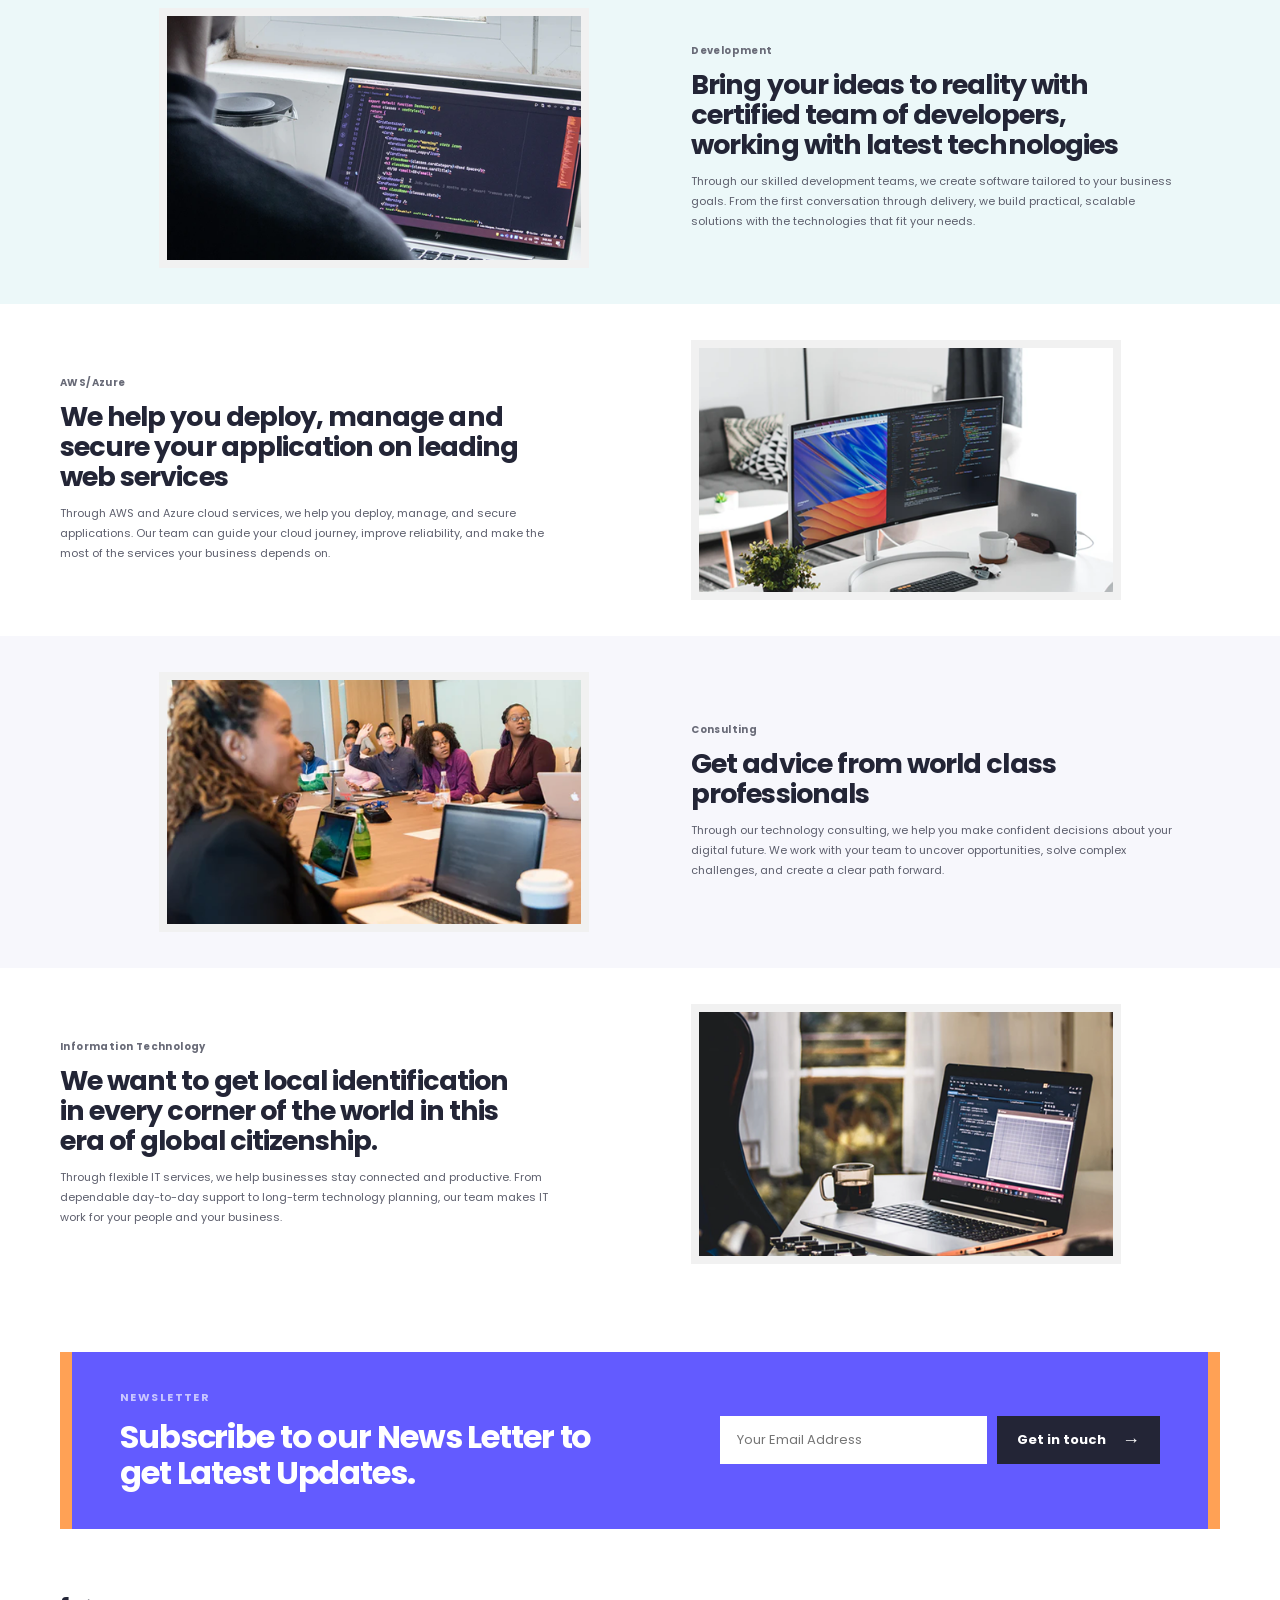
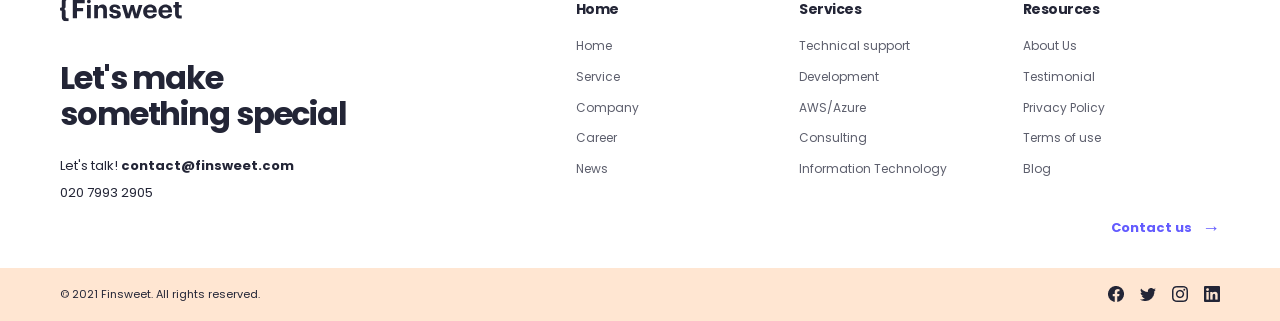
<file: pages/service.html>
<!doctype html>
<html lang="en">
  <head>
    <meta charset="utf-8">
    <meta name="viewport" content="width=device-width, initial-scale=1">
    <meta name="description" content="Explore Finsweet's software development, technical support, AWS and Azure, consulting, and information technology services.">
    <title>Finsweet - Services</title>
    <link rel="preconnect" href="https://fonts.googleapis.com">
    <link rel="preconnect" href="https://fonts.gstatic.com" crossorigin>
    <link href="https://fonts.googleapis.com/css2?family=Poppins:wght@400;500;600;700&display=swap" rel="stylesheet">
    <link rel="stylesheet" href="../sass/style.css">
  </head>
  <body>
    <header class="site-header">
      <div class="container header-inner">
        <a class="brand" href="../index.html" aria-label="Finsweet home">
          <img src="../images/header/Logo.svg" width="122" height="25" alt="Finsweet">
        </a>
        <nav class="main-nav" aria-label="Main navigation">
          <a href="../index.html">Home</a>
          <a href="service.html" aria-current="page">Service</a>
          <a href="company.html">Company</a>
          <a href="career.html">Careers</a>
          <a href="blog.html">Blog</a>
          <a href="contact.html">Contact</a>
          <a class="nav-cta" href="contact.html">Clone project <span aria-hidden="true">→</span></a>
        </nav>
      </div>
    </header>

    <main>
      <section class="service-hero">
        <div class="container service-hero-layout">
          <div class="service-hero-copy">
            <p class="eyebrow">Our services</p>
            <h1>We Build Software Solution that Solve Clients Business Challenges</h1>
            <p>Through our hands-on approach and years of experience, we help ambitious businesses turn technology into real progress.</p>
            <a class="button button-primary" href="contact.html">Request a quote <span aria-hidden="true">→</span></a>
          </div>
          <nav class="service-hero-links" aria-label="Services">
            <a href="#technical-support">Technical support <span aria-hidden="true">→</span></a>
            <a href="#development">Development <span aria-hidden="true">→</span></a>
            <a href="#cloud-services">AWS/Azure</a>
            <a href="#consulting">Consulting</a>
            <a href="#information-technology">Information Technology</a>
          </nav>
        </div>
      </section>

      <section class="service-process section-pad" aria-labelledby="service-process-title">
        <div class="container">
          <div class="service-process-heading">
            <div>
              <p class="eyebrow">Our process</p>
              <h2 id="service-process-title">The process we are working With Our client Worldwide</h2>
              <p>Through our tried and tested process, we make it easier to turn your ideas into meaningful digital products.</p>
            </div>
            <img src="../images/service/Shapes.png" alt="" width="27" height="29">
          </div>
          <div class="service-process-grid">
            <article class="service-process-card">
              <span class="service-process-number">01</span>
              <img src="../images/service/Icon%20(1)%C2%A0%E2%80%94%20%D0%BA%D0%BE%D0%BF%D0%B8%D1%8F.png" width="24" height="24" alt="">
              <h3>Discover</h3>
              <p>We work together to understand your business, users, and goals.</p>
            </article>
            <article class="service-process-card">
              <span class="service-process-number">02</span>
              <img src="../images/service/Icon%20(1)%C2%A0%E2%80%94%20%D0%BA%D0%BE%D0%BF%D0%B8%D1%8F%202.png" width="25" height="25" alt="">
              <h3>Design</h3>
              <p>We design intuitive experiences that make your product easy to use.</p>
            </article>
            <article class="service-process-card">
              <span class="service-process-number">03</span>
              <img src="../images/service/Icon%20(1)%C2%A0%E2%80%94%20%D0%BA%D0%BE%D0%BF%D0%B8%D1%8F%204.png" width="24" height="24" alt="">
              <h3>Development</h3>
              <p>We build reliable software around your specific business needs.</p>
            </article>
            <article class="service-process-card">
              <span class="service-process-number">04</span>
              <img src="../images/service/Icon%20(1).png" width="24" height="24" alt="">
              <h3>Testing</h3>
              <p>We test thoroughly to make sure your product is ready to perform.</p>
            </article>
            <article class="service-process-card">
              <span class="service-process-number">05</span>
              <img src="../images/service/Icon%20(1)%C2%A0%E2%80%94%20%D0%BA%D0%BE%D0%BF%D0%B8%D1%8F%205.png" width="24" height="24" alt="">
              <h3>Deployment</h3>
              <p>We launch your solution with a smooth and carefully planned rollout.</p>
            </article>
            <article class="service-process-card">
              <span class="service-process-number">06</span>
              <img src="../images/service/Icon%20(1)%C2%A0%E2%80%94%20%D0%BA%D0%BE%D0%BF%D0%B8%D1%8F%203.png" width="24" height="24" alt="">
              <h3>Maintenance</h3>
              <p>We stay by your side and keep your product working at its best.</p>
            </article>
          </div>
        </div>
      </section>

      <section class="service-features" aria-label="Our services in detail">
        <article class="service-feature" id="technical-support">
          <div class="container service-feature-layout">
            <div class="service-feature-copy">
              <p class="eyebrow">Technical Support</p>
              <h2>Best in class tech support for your company. We become your tech backbone</h2>
              <p>Through our flexible technology support services, you can get help with daily IT needs, troubleshooting, and keeping your systems running smoothly. Our people become a trusted extension of your team.</p>
            </div>
            <img class="service-feature-image" src="../images/service/Feature%201%20Image.png" width="516" height="539" alt="Technical support colleagues helping a customer at a computer">
          </div>
        </article>

        <article class="service-feature service-feature-aqua" id="development">
          <div class="container service-feature-layout">
            <img class="service-feature-image" src="../images/service/Image.png" width="515" height="539" alt="Software developer working on code at a laptop">
            <div class="service-feature-copy">
              <p class="eyebrow">Development</p>
              <h2>Bring your ideas to reality with certified team of developers, working with latest technologies</h2>
              <p>Through our skilled development teams, we create software tailored to your business goals. From the first conversation through delivery, we build practical, scalable solutions with the technologies that fit your needs.</p>
            </div>
          </div>
        </article>

        <article class="service-feature" id="cloud-services">
          <div class="container service-feature-layout">
            <div class="service-feature-copy">
              <p class="eyebrow">AWS/Azure</p>
              <h2>We help you deploy, manage and secure your application on leading web services</h2>
              <p>Through AWS and Azure cloud services, we help you deploy, manage, and secure applications. Our team can guide your cloud journey, improve reliability, and make the most of the services your business depends on.</p>
            </div>
            <img class="service-feature-image" src="../images/service/Image%C2%A0%E2%80%94%20%D0%BA%D0%BE%D0%BF%D0%B8%D1%8F.png" width="516" height="539" alt="Modern workspace with computer equipment">
          </div>
        </article>

        <article class="service-feature service-feature-lavender" id="consulting">
          <div class="container service-feature-layout">
            <img class="service-feature-image" src="../images/service/Image%C2%A0%E2%80%94%20%D0%BA%D0%BE%D0%BF%D0%B8%D1%8F%202.png" width="515" height="539" alt="Consultants collaborating around a meeting table">
            <div class="service-feature-copy">
              <p class="eyebrow">Consulting</p>
              <h2>Get advice from world class professionals</h2>
              <p>Through our technology consulting, we help you make confident decisions about your digital future. We work with your team to uncover opportunities, solve complex challenges, and create a clear path forward.</p>
            </div>
          </div>
        </article>

        <article class="service-feature" id="information-technology">
          <div class="container service-feature-layout">
            <div class="service-feature-copy">
              <p class="eyebrow">Information Technology</p>
              <h2>We want to get local identification in every corner of the world in this era of global citizenship.</h2>
              <p>Through flexible IT services, we help businesses stay connected and productive. From dependable day-to-day support to long-term technology planning, our team makes IT work for your people and your business.</p>
            </div>
            <img class="service-feature-image" src="../images/service/Image%C2%A0%E2%80%94%20%D0%BA%D0%BE%D0%BF%D0%B8%D1%8F%203.png" width="516" height="539" alt="Laptop and equipment in a calm office workspace">
          </div>
        </article>
      </section>

      <section class="service-newsletter" aria-labelledby="service-newsletter-title">
        <div class="container newsletter-inner">
          <div>
            <p class="eyebrow eyebrow-light">Newsletter</p>
            <h2 id="service-newsletter-title">Subscribe to our News Letter to get Latest Updates.</h2>
          </div>
          <form class="newsletter-form" action="contact.html" method="get">
            <label class="visually-hidden" for="service-newsletter-email">Your email address</label>
            <input id="service-newsletter-email" name="email" type="email" placeholder="Your Email Address" required>
            <button class="button button-dark" type="submit">Get in touch <span aria-hidden="true">→</span></button>
          </form>
        </div>
      </section>
    </main>

    <footer class="site-footer">
      <div class="container footer-main">
        <div class="footer-brand">
          <a href="../index.html" aria-label="Finsweet home"><img src="../images/footer/footer-logo.svg" width="120" height="25" alt="Finsweet"></a>
          <h2>Let's make something special</h2>
          <p>Let's talk! <a href="contact.html">contact@finsweet.com</a></p>
          <p>020 7993 2905</p>
        </div>
        <div class="footer-links">
          <div><h3>Home</h3><a href="../index.html">Home</a><a href="service.html">Service</a><a href="company.html">Company</a><a href="career.html">Career</a><a href="blog.html">News</a></div>
          <div><h3>Services</h3><a href="service.html#technical-support">Technical support</a><a href="service.html#development">Development</a><a href="service.html#cloud-services">AWS/Azure</a><a href="service.html#consulting">Consulting</a><a href="service.html#information-technology">Information Technology</a></div>
          <div><h3>Resources</h3><a href="company.html">About Us</a><a href="team.html">Testimonial</a><a href="police.html">Privacy Policy</a><a href="police.html">Terms of use</a><a href="blog.html">Blog</a></div>
        </div>
        <a class="footer-contact-link" href="contact.html">Contact us <span aria-hidden="true">→</span></a>
      </div>
      <div class="footer-bottom">
        <div class="container footer-bottom-inner">
          <p>© 2021 Finsweet. All rights reserved.</p>
          <div class="social-links" aria-label="Social media">
            <a href="https://www.facebook.com/" aria-label="Facebook"><img src="../images/footer/facebook.png" width="16" height="16" alt=""></a>
            <a href="https://www.twitter.com/" aria-label="Twitter"><img src="../images/footer/twitter.png" width="16" height="13" alt=""></a>
            <a href="https://www.instagram.com/" aria-label="Instagram"><img src="../images/footer/instagram.png" width="16" height="16" alt=""></a>
            <a href="https://www.linkedin.com/" aria-label="LinkedIn"><img src="../images/footer/linkedin.png" width="16" height="16" alt=""></a>
          </div>
        </div>
      </div>
    </footer>
  </body>
</html>
</file>
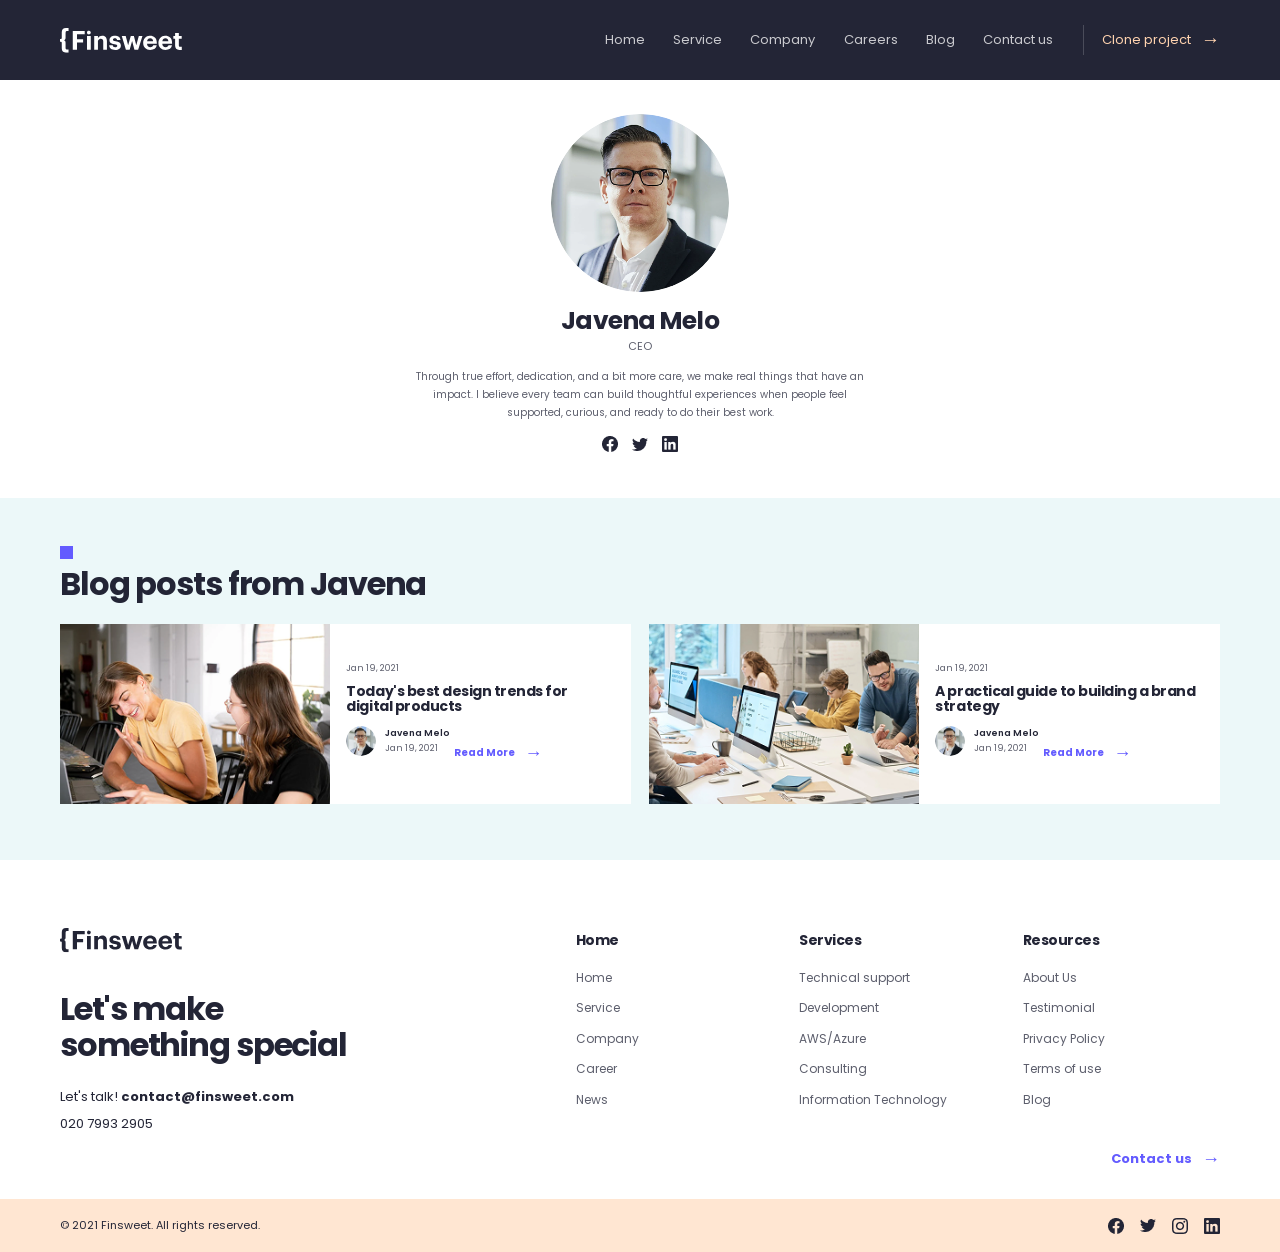
<file: pages/team.html>
<!doctype html>
<html lang="en">
  <head>
    <meta charset="utf-8">
    <meta name="viewport" content="width=device-width, initial-scale=1">
    <meta name="description" content="Meet Javena Melo, CEO at Finsweet, and read her latest articles.">
    <title>Javena Melo | Finsweet</title>
    <link rel="preconnect" href="https://fonts.googleapis.com">
    <link rel="preconnect" href="https://fonts.gstatic.com" crossorigin>
    <link href="https://fonts.googleapis.com/css2?family=Poppins:wght@400;500;600;700&display=swap" rel="stylesheet">
    <link rel="stylesheet" href="../sass/style.css">
  </head>
  <body>
    <header class="site-header">
      <div class="container header-inner">
        <a class="brand" href="../index.html" aria-label="Finsweet home">
          <img src="../images/header/Logo.svg" width="122" height="25" alt="Finsweet">
        </a>
        <nav class="main-nav" aria-label="Main navigation">
          <a href="../index.html">Home</a>
          <a href="service.html">Service</a>
          <a href="company.html">Company</a>
          <a href="career.html">Careers</a>
          <a href="blog.html">Blog</a>
          <a href="contact.html">Contact us</a>
          <a class="nav-cta" href="contact.html">Clone project <span aria-hidden="true">→</span></a>
        </nav>
      </div>
    </header>

    <main>
      <section class="team-profile">
        <div class="container team-profile-inner">
          <img class="team-profile-photo" src="../images/team/Image.png" width="320" height="320" alt="Javena Melo">
          <h1>Javena Melo</h1>
          <p class="team-profile-role">CEO</p>
          <p class="team-profile-bio">Through true effort, dedication, and a bit more care, we make real things that have an impact. I believe every team can build thoughtful experiences when people feel supported, curious, and ready to do their best work.</p>
          <div class="team-profile-socials" aria-label="Javena Melo on social media">
            <a href="https://www.facebook.com/" aria-label="Facebook"><img src="../images/footer/facebook.png" width="16" height="16" alt=""></a>
            <a href="https://www.twitter.com/" aria-label="Twitter"><img src="../images/footer/twitter.png" width="16" height="13" alt=""></a>
            <a href="https://www.linkedin.com/" aria-label="LinkedIn"><img src="../images/footer/linkedin.png" width="16" height="16" alt=""></a>
          </div>
        </div>
      </section>

      <section class="team-posts" aria-labelledby="team-posts-title">
        <div class="container">
          <span class="team-section-marker" aria-hidden="true"></span>
          <h2 id="team-posts-title">Blog posts from Javena</h2>
          <div class="team-post-grid">
            <article class="team-post-card">
              <a class="team-post-image" href="blog-inner.html">
                <img src="../images/team/Image%C2%A0%E2%80%94%20%D0%BA%D0%BE%D0%BF%D0%B8%D1%8F.png" width="296" height="248" alt="Two colleagues discussing a project together">
              </a>
              <div class="team-post-copy">
                <p>Jan 19, 2021</p>
                <h3><a href="blog-inner.html">Today's best design trends for digital products</a></h3>
                <div class="blog-author"><img src="../images/team/Image.png" width="32" height="32" alt=""><span><strong>Javena Melo</strong><span>Jan 19, 2021</span></span></div>
                <a class="text-link" href="blog-inner.html">Read More <span aria-hidden="true">→</span></a>
              </div>
            </article>
            <article class="team-post-card">
              <a class="team-post-image" href="blog-inner.html">
                <img src="../images/team/Image%C2%A0%E2%80%94%20%D0%BA%D0%BE%D0%BF%D0%B8%D1%8F%202.png" width="296" height="248" alt="A team working together at their computers">
              </a>
              <div class="team-post-copy">
                <p>Jan 19, 2021</p>
                <h3><a href="blog-inner.html">A practical guide to building a brand strategy</a></h3>
                <div class="blog-author"><img src="../images/team/Image.png" width="32" height="32" alt=""><span><strong>Javena Melo</strong><span>Jan 19, 2021</span></span></div>
                <a class="text-link" href="blog-inner.html">Read More <span aria-hidden="true">→</span></a>
              </div>
            </article>
          </div>
        </div>
      </section>
    </main>

    <footer class="site-footer">
      <div class="container footer-main">
        <div class="footer-brand">
          <a href="../index.html" aria-label="Finsweet home"><img src="../images/footer/footer-logo.svg" width="120" height="25" alt="Finsweet"></a>
          <h2>Let's make something special</h2>
          <p>Let's talk! <a href="contact.html">contact@finsweet.com</a></p>
          <p>020 7993 2905</p>
        </div>
        <div class="footer-links">
          <div><h3>Home</h3><a href="../index.html">Home</a><a href="service.html">Service</a><a href="company.html">Company</a><a href="career.html">Career</a><a href="blog.html">News</a></div>
          <div><h3>Services</h3><a href="service.html#technical-support">Technical support</a><a href="service.html#development">Development</a><a href="service.html#cloud-services">AWS/Azure</a><a href="service.html#consulting">Consulting</a><a href="service.html#information-technology">Information Technology</a></div>
          <div><h3>Resources</h3><a href="company.html">About Us</a><a href="team.html">Testimonial</a><a href="police.html">Privacy Policy</a><a href="police.html">Terms of use</a><a href="blog.html">Blog</a></div>
        </div>
        <a class="footer-contact-link" href="contact.html">Contact us <span aria-hidden="true">→</span></a>
      </div>
      <div class="footer-bottom">
        <div class="container footer-bottom-inner">
          <p>© 2021 Finsweet. All rights reserved.</p>
          <div class="social-links" aria-label="Social media">
            <a href="https://www.facebook.com/" aria-label="Facebook"><img src="../images/footer/facebook.png" width="16" height="16" alt=""></a>
            <a href="https://www.twitter.com/" aria-label="Twitter"><img src="../images/footer/twitter.png" width="16" height="13" alt=""></a>
            <a href="https://www.instagram.com/" aria-label="Instagram"><img src="../images/footer/instagram.png" width="16" height="16" alt=""></a>
            <a href="https://www.linkedin.com/" aria-label="LinkedIn"><img src="../images/footer/linkedin.png" width="16" height="16" alt=""></a>
          </div>
        </div>
      </div>
    </footer>
  </body>
</html>
</file>
<file: sass/style.css>
.site-header {
  position: relative;
  z-index: 2;
  background: #232536;
  color: #fff;
}

.header-inner {
  min-height: 80px;
  display: flex;
  align-items: center;
  justify-content: space-between;
  gap: 32px;
}

.brand,
.footer-brand > a {
  display: inline-flex;
  flex: 0 0 auto;
}

.brand img,
.footer-brand > a img {
  display: block;
  width: 122px;
  height: auto;
}

.main-nav {
  display: flex;
  align-items: center;
  gap: clamp(14px, 2.2vw, 32px);
  color: rgba(255, 255, 255, 0.76);
  font-size: 13px;
}

.main-nav a {
  transition: color 0.2s ease;
}

.main-nav a:hover,
.main-nav a:focus-visible,
.main-nav [aria-current=page] {
  color: #fff;
}

.main-nav .nav-cta {
  align-self: stretch;
  display: inline-flex;
  align-items: center;
  gap: 10px;
  margin-left: 2px;
  padding: 0 0 0 18px;
  border-left: 1px solid rgba(255, 255, 255, 0.18);
  color: #ffd3af;
}

.nav-cta span {
  font-size: 19px;
}

@media (max-width: 760px) {
  .header-inner {
    min-height: 0;
    align-items: flex-start;
    flex-direction: column;
    gap: 18px;
    padding-block: 22px;
  }
  .main-nav {
    width: 100%;
    flex-wrap: wrap;
    gap: 12px 20px;
    font-size: 13px;
  }
  .main-nav .nav-cta {
    padding-left: 0;
    border-left: 0;
  }
}
:root {
  color-scheme: light;
  --ink: #232536;
  --muted: #5d5f6d;
  --purple: #635bff;
  --peach: #ffe6d2;
  --aqua: #ecf8f9;
  --container: 1160px;
}

* {
  box-sizing: border-box;
}

html {
  scroll-behavior: smooth;
}

body {
  margin: 0;
  color: var(--ink);
  background: #fff;
  font-family: "Poppins", sans-serif;
  font-size: 16px;
  line-height: 1.55;
  -webkit-font-smoothing: antialiased;
}

img {
  max-width: 100%;
}

a {
  color: inherit;
  text-decoration: none;
}

button,
input {
  font: inherit;
}

.container {
  width: min(var(--container), 100% - 64px);
  margin-inline: auto;
}

.section-pad {
  padding-block: 96px;
}

.eyebrow {
  margin: 0 0 14px;
  color: #696b78;
  font-size: 11px;
  font-weight: 700;
  letter-spacing: 0.13em;
  line-height: 1.4;
  text-transform: uppercase;
}

.eyebrow-light {
  color: rgba(255, 255, 255, 0.65);
}

h1,
h2,
h3,
p,
figure {
  margin-top: 0;
}

h1,
h2,
h3 {
  color: var(--ink);
  font-weight: 700;
  letter-spacing: -0.035em;
  line-height: 1.12;
}

h1 {
  max-width: 560px;
  margin-bottom: 22px;
  color: #fff;
  font-size: clamp(38px, 5vw, 58px);
}

h2 {
  margin-bottom: 18px;
  font-size: clamp(28px, 3.4vw, 40px);
}

h3 {
  margin-bottom: 10px;
  font-size: 18px;
}

.button {
  display: inline-flex;
  min-height: 48px;
  align-items: center;
  justify-content: center;
  gap: 16px;
  padding: 0 20px;
  border: 0;
  font-size: 13px;
  font-weight: 700;
  transition: transform 0.2s ease, background-color 0.2s ease;
}

.button:hover {
  transform: translateY(-2px);
}

.button-primary {
  color: #fff;
  background: var(--purple);
}

.button-primary:hover,
.button-primary:focus-visible {
  background: #5148eb;
}

.button span,
.text-link span {
  font-size: 18px;
  line-height: 1;
}

.text-link {
  display: inline-flex;
  align-items: center;
  gap: 9px;
  color: var(--purple);
  font-size: 13px;
  font-weight: 700;
}

.text-link:hover,
.text-link:focus-visible {
  text-decoration: underline;
  text-underline-offset: 4px;
}

.hero-section {
  position: relative;
  overflow: hidden;
  padding: 62px 0 25px;
  color: #fff;
  background: #232536;
}

.hero-layout {
  display: grid;
  grid-template-columns: minmax(0, 0.9fr) minmax(0, 1fr);
  align-items: center;
  gap: clamp(40px, 8vw, 110px);
}

.hero-copy {
  padding-block: 16px;
}

.hero-description {
  max-width: 430px;
  margin-bottom: 28px;
  color: rgba(255, 255, 255, 0.7);
  font-size: 16px;
}

.hero-image-wrap {
  position: relative;
  min-width: 0;
  padding-right: 12px;
}

.hero-image {
  position: relative;
  z-index: 1;
  display: block;
  width: 100%;
  max-height: 420px;
  aspect-ratio: 523/632;
  object-fit: cover;
}

.hero-image-accent {
  position: absolute;
  z-index: 0;
  top: 0;
  right: 0;
  width: 12px;
  height: 100%;
  background: #ffa155;
}

.hero-note {
  display: flex;
  align-items: center;
  gap: 12px;
  margin-top: 52px;
  color: rgba(255, 255, 255, 0.54);
  font-size: 11px;
}

.hero-note-stars {
  color: #ffc96b;
  letter-spacing: 2px;
}

.hero-bottom {
  display: flex;
  align-items: center;
  gap: 22px;
  padding-top: 48px;
  color: rgba(255, 255, 255, 0.56);
  font-size: 11px;
}

.hero-bottom-strong {
  color: #fff;
  font-weight: 700;
}

.hero-bottom-divider {
  width: 1px;
  height: 18px;
  background: rgba(255, 255, 255, 0.24);
}

.about-intro {
  display: grid;
  grid-template-columns: 1fr 0.75fr;
  gap: clamp(48px, 9vw, 130px);
  align-items: end;
}

.about-intro h2 {
  max-width: 580px;
}

.about-copy h3 {
  margin-bottom: 12px;
}

.about-copy p,
.mission-copy > p:last-child,
.section-heading > div > p:last-child {
  color: var(--muted);
}

.team-gallery {
  display: grid;
  grid-template-columns: repeat(3, 1fr);
  gap: 18px;
  margin-top: 34px;
}

.team-gallery img {
  display: block;
  width: 100%;
  height: clamp(175px, 24vw, 290px);
  object-fit: cover;
}

.stats-row {
  display: flex;
  align-items: center;
  gap: clamp(24px, 5vw, 68px);
  padding-top: 28px;
}

.stats-row > div {
  display: grid;
  gap: 2px;
}

.stats-row strong {
  font-size: 23px;
  letter-spacing: -0.04em;
}

.stats-row span {
  color: var(--muted);
  font-size: 11px;
}

.stats-link {
  margin-left: auto;
}

.mission-section {
  background: var(--aqua);
}

.mission-layout {
  display: grid;
  grid-template-columns: 1fr 0.88fr;
  align-items: center;
  gap: clamp(48px, 10vw, 145px);
}

.mission-copy h2 {
  max-width: 540px;
}

.mission-copy > p:last-child {
  max-width: 520px;
  margin-bottom: 0;
}

.mission-points {
  padding: 22px 26px;
  background: #fff;
  box-shadow: 0 18px 50px rgba(35, 37, 54, 0.06);
}

.mission-point {
  display: flex;
  align-items: flex-start;
  gap: 16px;
  padding: 16px 0;
}

.mission-point + .mission-point {
  border-top: 1px solid #ececf0;
}

.mission-point > img {
  flex: 0 0 32px;
  object-fit: contain;
}

.mission-point h3 {
  margin-bottom: 5px;
  font-size: 15px;
}

.mission-point p {
  margin-bottom: 0;
  color: var(--muted);
  font-size: 13px;
}

.services-section {
  background: var(--peach);
}

.section-heading {
  display: flex;
  align-items: flex-end;
  justify-content: space-between;
  gap: 40px;
  margin-bottom: 38px;
}

.section-heading h2 {
  max-width: 650px;
  margin-bottom: 0;
}

.service-cards {
  display: grid;
  grid-template-columns: repeat(3, 1fr);
  gap: 20px;
}

.service-card {
  min-height: 230px;
  padding: 28px;
  background: #fff;
  box-shadow: 0 16px 35px rgba(245, 139, 76, 0.12);
}

.service-card > img {
  display: block;
  margin-bottom: 20px;
  object-fit: contain;
}

.service-card h3 {
  font-size: 17px;
}

.service-card p {
  min-height: 64px;
  margin-bottom: 16px;
  color: var(--muted);
  font-size: 13px;
}

.process-heading {
  align-items: flex-start;
}

.process-heading h2 {
  max-width: 560px;
  margin-bottom: 12px;
}

.process-heading > div > p:last-child {
  max-width: 500px;
  margin-bottom: 0;
}

.process-heading > img {
  flex: 0 0 auto;
}

.process-grid {
  display: grid;
  grid-template-columns: repeat(3, 1fr);
  border-top: 1px solid #e8e8ec;
  border-left: 1px solid #e8e8ec;
}

.process-card {
  position: relative;
  min-height: 176px;
  padding: 24px;
  border-right: 1px solid #e8e8ec;
  border-bottom: 1px solid #e8e8ec;
}

.process-card > img {
  display: block;
  margin-bottom: 16px;
  object-fit: contain;
}

.process-card h3 {
  margin-bottom: 7px;
  font-size: 16px;
}

.process-card p {
  margin-bottom: 0;
  color: var(--muted);
  font-size: 12px;
}

.process-number {
  position: absolute;
  top: 18px;
  right: 18px;
  color: #a4a5ad;
  font-size: 11px;
}

.testimonial-section {
  background: #f6f6fc;
}

.testimonial-layout {
  display: grid;
  grid-template-columns: 0.72fr 1fr;
  align-items: center;
  gap: clamp(54px, 10vw, 145px);
}

.testimonial-intro h2 {
  max-width: 370px;
}

.testimonial-intro > p:last-child {
  color: var(--muted);
}

.testimonial-card {
  position: relative;
  margin-bottom: 0;
  padding: 30px 34px 26px;
  border-left: 4px solid #ffa155;
  background: #fff;
  box-shadow: 0 16px 40px rgba(35, 37, 54, 0.06);
}

.quote-mark {
  position: absolute;
  top: 8px;
  right: 24px;
  color: var(--ink);
  font-size: 45px;
  font-weight: 700;
  line-height: 1;
}

.testimonial-card blockquote {
  margin: 0 0 25px;
  font-size: 17px;
  font-weight: 700;
  line-height: 1.5;
}

.testimonial-card figcaption {
  display: flex;
  align-items: center;
  gap: 12px;
}

.testimonial-card figcaption > img {
  width: 42px;
  height: 42px;
  border-radius: 50%;
  object-fit: cover;
}

.testimonial-card figcaption > span {
  display: grid;
  font-size: 12px;
}

.testimonial-card figcaption > span > span {
  color: var(--muted);
}

.blog-section {
  background: var(--aqua);
}

.blog-heading {
  align-items: flex-end;
}

.blog-heading h2 {
  font-size: clamp(27px, 3vw, 36px);
}

.blog-cards {
  display: grid;
  grid-template-columns: repeat(2, 1fr);
  gap: 26px;
}

.blog-card {
  display: grid;
  grid-template-columns: minmax(0, 0.9fr) 1fr;
  background: #fff;
}

.blog-image {
  display: block;
  min-height: 230px;
  overflow: hidden;
}

.blog-image img {
  display: block;
  width: 100%;
  height: 100%;
  min-height: 230px;
  object-fit: cover;
  transition: transform 0.25s ease;
}

.blog-image:hover img {
  transform: scale(1.04);
}

.blog-card-copy {
  align-self: center;
  padding: 24px;
}

.blog-card-copy .eyebrow {
  margin-bottom: 12px;
  font-size: 9px;
}

.blog-card-copy h3 {
  margin-bottom: 17px;
  font-size: 18px;
}

.newsletter-section {
  padding-block: 0 72px;
  background: var(--aqua);
}

.newsletter-inner {
  display: flex;
  align-items: center;
  justify-content: space-between;
  gap: 40px;
  padding: 38px 48px;
  border-left: 12px solid #ffa155;
  border-right: 12px solid #ffa155;
  color: #fff;
  background: #635bff;
}

.newsletter-inner h2 {
  max-width: 480px;
  margin-bottom: 0;
  color: #fff;
  font-size: clamp(23px, 3vw, 32px);
}

.newsletter-form {
  display: flex;
  width: min(440px, 48%);
  gap: 10px;
}

.newsletter-form input {
  min-width: 0;
  flex: 1 1 auto;
  height: 48px;
  padding: 0 16px;
  border: 1px solid rgba(255, 255, 255, 0.6);
  border-radius: 0;
  color: var(--ink);
  background: #fff;
  font-size: 13px;
}

.newsletter-form input:focus-visible {
  outline: 2px solid #ffa155;
  outline-offset: 2px;
}

.button-dark {
  flex: 0 0 auto;
  color: #fff;
  background: var(--ink);
}

.button-dark:hover,
.button-dark:focus-visible {
  background: #11121a;
}

.visually-hidden {
  position: absolute;
  width: 1px;
  height: 1px;
  padding: 0;
  overflow: hidden;
  clip: rect(0, 0, 0, 0);
  white-space: nowrap;
  border: 0;
}

.simple-page {
  display: grid;
  min-height: 48vh;
  place-items: center start;
  background: #f6f6fc;
}

.simple-page h1 {
  margin-bottom: 0;
  color: var(--ink);
}

@media (max-width: 900px) {
  .container {
    width: min(var(--container), 100% - 40px);
  }
  .section-pad {
    padding-block: 72px;
  }
  .hero-layout {
    gap: 38px;
  }
  .hero-image {
    max-height: 360px;
  }
  .stats-row {
    flex-wrap: wrap;
    column-gap: 36px;
    row-gap: 20px;
  }
  .blog-card {
    grid-template-columns: 1fr;
  }
  .blog-image,
  .blog-image img {
    min-height: 190px;
    max-height: 230px;
  }
}
@media (max-width: 620px) {
  .container {
    width: calc(100% - 36px);
  }
  .section-pad {
    padding-block: 58px;
  }
  h1 {
    font-size: 40px;
  }
  h2 {
    font-size: 30px;
  }
  .hero-section {
    padding-top: 30px;
  }
  .hero-layout,
  .about-intro,
  .mission-layout,
  .testimonial-layout {
    grid-template-columns: 1fr;
  }
  .hero-layout {
    gap: 30px;
  }
  .hero-copy {
    padding: 0;
  }
  .hero-description {
    font-size: 15px;
  }
  .hero-image {
    max-height: 380px;
  }
  .hero-note {
    margin-top: 30px;
  }
  .hero-bottom {
    flex-wrap: wrap;
    gap: 12px 16px;
    padding-top: 30px;
  }
  .about-intro {
    gap: 22px;
  }
  .team-gallery {
    gap: 8px;
    margin-top: 24px;
  }
  .team-gallery img {
    height: 125px;
  }
  .stats-row {
    display: grid;
    grid-template-columns: repeat(2, 1fr);
    gap: 18px;
  }
  .stats-link {
    margin-left: 0;
  }
  .mission-layout {
    gap: 30px;
  }
  .mission-points {
    padding: 12px 18px;
  }
  .section-heading {
    align-items: flex-start;
    flex-direction: column;
    gap: 22px;
    margin-bottom: 28px;
  }
  .service-cards,
  .process-grid,
  .blog-cards {
    grid-template-columns: 1fr;
  }
  .service-card {
    min-height: 0;
  }
  .service-card p {
    min-height: 0;
  }
  .process-card {
    min-height: 150px;
  }
  .testimonial-layout {
    gap: 28px;
  }
  .testimonial-card {
    padding: 26px 24px;
  }
  .blog-card {
    grid-template-columns: 1fr;
  }
  .blog-image,
  .blog-image img {
    min-height: 220px;
    max-height: none;
  }
  .newsletter-section {
    padding-bottom: 48px;
  }
  .newsletter-inner {
    align-items: stretch;
    flex-direction: column;
    gap: 24px;
    padding: 28px 20px;
    border-right-width: 8px;
    border-left-width: 8px;
  }
  .newsletter-form {
    width: 100%;
    flex-direction: column;
  }
  .newsletter-form .button {
    width: 100%;
  }
}
.service-hero {
  padding-block: 72px;
  background: var(--peach);
}

.service-hero-layout {
  display: grid;
  grid-template-columns: minmax(0, 1fr) minmax(220px, 0.42fr);
  align-items: center;
  gap: clamp(55px, 10vw, 145px);
}

.service-hero-copy h1 {
  max-width: 650px;
  margin-bottom: 18px;
  color: var(--ink);
  font-size: clamp(34px, 4vw, 48px);
}

.service-hero-copy > p:not(.eyebrow) {
  max-width: 540px;
  margin-bottom: 24px;
  color: var(--muted);
  font-size: 13px;
}

.service-hero-copy .button {
  min-height: 44px;
  font-size: 12px;
}

.service-hero-links {
  display: grid;
  justify-items: start;
  gap: 12px;
  font-size: 13px;
  font-weight: 600;
}

.service-hero-links a {
  display: inline-flex;
  align-items: center;
  gap: 8px;
}

.service-hero-links a:hover,
.service-hero-links a:focus-visible {
  color: var(--purple);
}

.service-hero-links span {
  color: var(--purple);
  font-size: 17px;
}

.service-process {
  background: #f7f7fc;
}

.service-process-heading {
  display: flex;
  align-items: flex-start;
  justify-content: space-between;
  gap: 36px;
  margin-bottom: 34px;
}

.service-process-heading > div {
  max-width: 620px;
}

.service-process-heading h2 {
  max-width: 550px;
  margin-bottom: 12px;
  font-size: clamp(28px, 3.2vw, 38px);
}

.service-process-heading > div > p:last-child {
  max-width: 550px;
  margin-bottom: 0;
  color: var(--muted);
  font-size: 13px;
}

.service-process-heading > img {
  flex: 0 0 auto;
  margin-top: 4px;
}

.service-process-grid {
  display: grid;
  grid-template-columns: repeat(3, minmax(0, 1fr));
  gap: 16px;
}

.service-process-card {
  position: relative;
  min-height: 145px;
  padding: 18px 20px;
  border: 1px solid #e8e8ef;
  background: rgba(255, 255, 255, 0.45);
}

.service-process-card > img {
  display: block;
  width: 25px;
  height: 25px;
  margin-bottom: 11px;
  object-fit: contain;
}

.service-process-card h3 {
  margin-bottom: 5px;
  font-size: 14px;
}

.service-process-card p {
  max-width: 260px;
  margin-bottom: 0;
  color: var(--muted);
  font-size: 11px;
}

.service-process-number {
  position: absolute;
  top: 17px;
  right: 17px;
  color: #a4a5ad;
  font-size: 10px;
}

.service-process-card:nth-child(3n+1) {
  border-bottom: 2px solid #ffa155;
}

.service-process-card:nth-child(3n+2) {
  border-bottom: 2px solid var(--purple);
}

.service-process-card:nth-child(3n) {
  border-bottom: 2px solid #ffc96b;
}

.service-feature {
  scroll-margin-top: 24px;
  padding-block: 0;
  background: #fff;
}

.service-feature-aqua {
  background: var(--aqua);
}

.service-feature-lavender {
  background: #f7f7fc;
}

.service-feature-layout {
  display: grid;
  grid-template-columns: repeat(2, minmax(0, 1fr));
  align-items: center;
  gap: clamp(42px, 8vw, 108px);
  min-height: 330px;
  padding-block: 36px;
}

.service-feature-copy .eyebrow {
  margin-bottom: 12px;
  font-size: 10px;
  letter-spacing: 0.04em;
  text-transform: none;
}

.service-feature-copy h2 {
  max-width: 460px;
  margin-bottom: 12px;
  font-size: clamp(21px, 2.25vw, 27px);
}

.service-feature-copy > p:last-child {
  max-width: 490px;
  margin-bottom: 0;
  color: var(--muted);
  font-size: 11px;
  line-height: 1.8;
}

.service-feature-image {
  display: block;
  width: 100%;
  max-width: 430px;
  height: 260px;
  justify-self: center;
  border: 8px solid #f1f1f1;
  object-fit: cover;
}

.service-feature:nth-child(even) .service-feature-image {
  justify-self: end;
}

.service-feature:nth-child(odd) .service-feature-image {
  justify-self: start;
}

.service-newsletter {
  padding-block: 52px 0;
  background: #fff;
}

@media (max-width: 760px) {
  .service-hero {
    padding-block: 54px;
  }
  .service-hero-layout {
    grid-template-columns: 1fr;
    gap: 30px;
  }
  .service-hero-links {
    grid-template-columns: repeat(2, minmax(0, 1fr));
    gap: 12px 20px;
  }
  .service-process {
    padding-block: 60px;
  }
  .service-process-grid {
    grid-template-columns: repeat(2, minmax(0, 1fr));
  }
  .service-feature-layout {
    min-height: 0;
    gap: 26px;
    padding-block: 36px;
  }
  .service-feature-image {
    height: 220px;
  }
}
@media (max-width: 560px) {
  .service-hero-links {
    grid-template-columns: 1fr;
    gap: 10px;
  }
  .service-process-heading {
    gap: 16px;
  }
  .service-process-grid {
    grid-template-columns: 1fr;
    gap: 12px;
  }
  .service-process-card {
    min-height: 132px;
  }
  .service-feature-layout {
    grid-template-columns: 1fr;
    gap: 20px;
    padding-block: 32px;
  }
  .service-feature-image {
    width: 100%;
    max-width: none;
    height: 230px;
  }
  .service-feature:nth-child(even) .service-feature-image {
    order: 2;
  }
  .service-feature-copy h2 {
    font-size: 23px;
  }
  .service-newsletter {
    padding-top: 36px;
  }
}
.company-intro {
  padding-block: 48px 46px;
  background: #fff;
}

.company-intro-heading {
  display: flex;
  align-items: flex-start;
  justify-content: space-between;
  gap: 32px;
  margin-bottom: 30px;
}

.company-intro-copy {
  position: relative;
  max-width: 575px;
  padding-top: 20px;
}

.company-accent {
  position: absolute;
  top: 0;
  left: 0;
  width: 18px;
  height: 18px;
  background: #ffa155;
}

.company-intro-copy .eyebrow {
  margin-bottom: 10px;
  font-size: 9px;
}

.company-intro-copy h1 {
  max-width: 540px;
  margin-bottom: 12px;
  color: var(--ink);
  font-size: clamp(31px, 3.4vw, 42px);
}

.company-intro-copy > p:last-child {
  max-width: 540px;
  margin-bottom: 0;
  color: var(--muted);
  font-size: 12px;
}

.company-shapes {
  flex: 0 0 auto;
  margin-top: 3px;
}

.company-photo-grid {
  display: grid;
  grid-template-columns: repeat(3, minmax(0, 1fr));
  gap: 14px;
}

.company-photo-grid img {
  display: block;
  width: 100%;
  height: clamp(180px, 25vw, 300px);
  object-fit: cover;
}

.company-story {
  display: grid;
  grid-template-columns: minmax(0, 1fr) minmax(0, 0.9fr);
  align-items: center;
  gap: clamp(40px, 8vw, 110px);
  padding-block: 38px 28px;
}

.company-story-copy {
  max-width: 490px;
}

.company-story-copy .eyebrow,
.company-narrow-copy .eyebrow {
  margin-bottom: 10px;
  font-size: 9px;
}

.company-story-copy h2,
.company-narrow-copy h2 {
  max-width: 480px;
  margin-bottom: 12px;
  font-size: clamp(23px, 2.5vw, 30px);
}

.company-story-copy > p:last-child,
.company-narrow-copy > p:last-child {
  max-width: 500px;
  margin-bottom: 0;
  color: var(--muted);
  font-size: 11px;
  line-height: 1.8;
}

.company-stats {
  display: grid;
  grid-template-columns: repeat(2, minmax(0, 1fr));
  gap: 24px 28px;
  padding: 28px 34px;
  background: var(--peach);
}

.company-stats > div {
  display: grid;
  gap: 3px;
}

.company-stats strong {
  font-size: 23px;
  letter-spacing: -0.04em;
}

.company-stats span {
  color: var(--muted);
  font-size: 10px;
}

.company-partners {
  display: grid;
  grid-template-columns: repeat(5, minmax(0, 1fr));
  align-items: center;
  justify-items: center;
  gap: 20px;
  padding: 15px 24px;
  background: #f7f7fc;
}

.company-partners img {
  display: block;
  width: min(100%, 112px);
  height: 44px;
  object-fit: contain;
  mix-blend-mode: multiply;
}

.company-mission {
  background: var(--aqua);
}

.company-mission-layout {
  display: grid;
  grid-template-columns: minmax(0, 1fr) minmax(0, 0.85fr);
  align-items: center;
  gap: clamp(45px, 8vw, 110px);
}

.company-mission-copy h2 {
  max-width: 490px;
  margin-bottom: 14px;
  font-size: clamp(25px, 3vw, 36px);
}

.company-mission-copy > p:last-child {
  max-width: 500px;
  margin-bottom: 0;
  color: var(--muted);
  font-size: 11px;
  line-height: 1.8;
}

.company-values {
  padding: 12px 24px;
  border-bottom: 3px solid var(--purple);
  background: #fff;
  box-shadow: 0 16px 42px rgba(35, 37, 54, 0.06);
}

.company-value {
  display: flex;
  align-items: flex-start;
  gap: 14px;
  padding-block: 14px;
}

.company-value + .company-value {
  border-top: 1px solid #eeeef2;
}

.company-value > img {
  flex: 0 0 25px;
  object-fit: contain;
}

.company-value h3 {
  margin-bottom: 4px;
  font-size: 13px;
}

.company-value p {
  margin-bottom: 0;
  color: var(--muted);
  font-size: 10px;
}

.company-global {
  padding-block: 70px;
  background: #fff;
}

.company-narrow-copy {
  max-width: 550px;
  margin-bottom: 28px;
}

.company-wide-image {
  display: block;
  width: 100%;
  height: clamp(190px, 25vw, 285px);
  object-fit: cover;
}

.company-team {
  padding-block: 10px 60px;
  background: #fff;
}

.company-team-image {
  display: block;
  width: 100%;
  height: auto;
}

.company-newsletter {
  padding-top: 0;
  padding-bottom: 66px;
}

@media (max-width: 760px) {
  .company-intro {
    padding-block: 42px;
  }
  .company-photo-grid {
    gap: 9px;
  }
  .company-story,
  .company-mission-layout {
    gap: 30px;
  }
  .company-story {
    padding-block: 32px 24px;
  }
  .company-stats {
    padding: 24px;
  }
  .company-global {
    padding-block: 58px;
  }
}
@media (max-width: 560px) {
  .company-intro-heading {
    gap: 12px;
  }
  .company-intro-copy h1 {
    font-size: 30px;
  }
  .company-photo-grid {
    grid-template-columns: 1fr;
    gap: 12px;
  }
  .company-photo-grid img {
    height: 240px;
  }
  .company-story,
  .company-mission-layout {
    grid-template-columns: 1fr;
  }
  .company-story {
    gap: 20px;
    padding-block: 30px 22px;
  }
  .company-stats {
    gap: 18px;
  }
  .company-partners {
    grid-template-columns: repeat(2, minmax(0, 1fr));
    gap: 12px;
    padding: 16px;
  }
  .company-partners img {
    width: min(100%, 115px);
  }
  .company-partners img:last-child {
    grid-column: 1/-1;
  }
  .company-mission-layout {
    gap: 25px;
  }
  .company-global {
    padding-block: 50px;
  }
  .company-wide-image {
    height: 210px;
  }
  .company-team {
    padding-bottom: 42px;
  }
  .company-newsletter {
    padding-bottom: 48px;
  }
}
.career-hero {
  padding-block: 58px 40px;
  background: #fff;
}

.career-hero-inner {
  position: relative;
  display: flex;
  align-items: center;
  flex-direction: column;
  text-align: center;
}

.career-shapes {
  position: absolute;
  top: 0;
  right: 0;
}

.career-hero .eyebrow {
  margin-bottom: 14px;
  font-size: 9px;
}

.career-hero h1 {
  max-width: 700px;
  margin-bottom: 18px;
  color: var(--ink);
  font-size: clamp(30px, 4vw, 46px);
}

.career-hero-description {
  max-width: 510px;
  margin-bottom: 0;
  color: var(--muted);
  font-size: 12px;
}

.career-word-image {
  margin: 22px 0 7px;
  background-image: url("../images/career/Image.png");
  background-position: center;
  background-size: cover;
  background-clip: text;
  color: transparent;
  font-size: clamp(112px, 21vw, 245px);
  font-weight: 700;
  letter-spacing: -0.09em;
  line-height: 0.95;
  text-transform: uppercase;
  -webkit-background-clip: text;
  -webkit-text-fill-color: transparent;
}

.career-scroll-link {
  display: grid;
  justify-items: center;
  gap: 7px;
  color: var(--ink);
  font-size: 11px;
  font-weight: 600;
}

.career-scroll-link span {
  color: #ffa155;
  font-size: 19px;
  line-height: 1;
}

.career-openings {
  padding-block: 48px;
  background: var(--aqua);
  scroll-margin-top: 20px;
}

.career-openings-grid {
  display: grid;
  grid-template-columns: repeat(3, minmax(0, 1fr));
  gap: 18px;
}

.career-job-card {
  min-height: 170px;
  padding: 22px;
  background: #fff;
}

.career-job-card h2 {
  margin-bottom: 12px;
  font-size: 14px;
}

.career-job-card p {
  margin-bottom: 4px;
  color: #777987;
  font-size: 10px;
}

.career-job-card a {
  display: inline-flex;
  align-items: center;
  gap: 8px;
  margin-top: 15px;
  color: var(--purple);
  font-size: 11px;
  font-weight: 600;
}

.career-job-card a span {
  color: var(--muted);
  font-size: 14px;
}

.career-job-card a:hover,
.career-job-card a:focus-visible {
  text-decoration: underline;
  text-underline-offset: 3px;
}

.career-culture {
  background: #f7f7fc;
}

.career-culture-intro {
  max-width: 530px;
  margin-bottom: 30px;
}

.career-culture-intro .eyebrow {
  font-size: 9px;
}

.career-culture-intro h2 {
  max-width: 480px;
  margin-bottom: 12px;
  font-size: clamp(25px, 3vw, 34px);
}

.career-culture-intro > p:last-child {
  margin-bottom: 0;
  color: var(--muted);
  font-size: 11px;
}

.career-benefits {
  display: grid;
  grid-template-columns: repeat(3, minmax(0, 1fr));
  gap: 12px;
}

.career-benefits article {
  min-height: 140px;
  padding: 18px;
  background: #fff;
}

.career-benefits article > span {
  display: inline-grid;
  width: 26px;
  height: 26px;
  place-items: center;
  margin-bottom: 9px;
  border-radius: 50%;
  background: var(--peach);
  font-size: 13px;
}

.career-benefits h3 {
  margin-bottom: 6px;
  font-size: 12px;
}

.career-benefits p {
  margin-bottom: 0;
  color: var(--muted);
  font-size: 10px;
}

.career-newsletter {
  padding-block: 0 66px;
  background: #f7f7fc;
}

@media (max-width: 760px) {
  .career-hero {
    padding-block: 48px 34px;
  }
  .career-word-image {
    font-size: clamp(100px, 21vw, 170px);
  }
  .career-openings-grid,
  .career-benefits {
    gap: 12px;
  }
  .career-job-card {
    padding: 18px;
  }
  .career-benefits article {
    padding: 15px;
  }
}
@media (max-width: 560px) {
  .career-shapes {
    width: 22px;
    height: auto;
  }
  .career-hero h1 br {
    display: none;
  }
  .career-hero h1 {
    max-width: 440px;
    font-size: 32px;
  }
  .career-word-image {
    margin-top: 28px;
    font-size: clamp(70px, 19vw, 112px);
  }
  .career-openings {
    padding-block: 28px;
  }
  .career-openings-grid,
  .career-benefits {
    grid-template-columns: 1fr;
  }
  .career-job-card {
    min-height: 0;
  }
  .career-culture {
    padding-block: 54px;
  }
  .career-newsletter {
    padding-bottom: 48px;
  }
}
.career-detail-hero {
  padding-block: 62px 38px;
  background: #fff;
}

.career-detail-layout {
  display: grid;
  grid-template-columns: minmax(0, 1fr) minmax(280px, 0.75fr);
  align-items: center;
  gap: clamp(48px, 8vw, 110px);
}

.career-detail-copy {
  max-width: 550px;
}

.career-detail-copy .eyebrow {
  margin-bottom: 12px;
  font-size: 9px;
}

.career-detail-copy h1 {
  margin-bottom: 13px;
  color: var(--ink);
  font-size: clamp(30px, 4vw, 44px);
}

.career-detail-copy > p:not(.eyebrow) {
  max-width: 490px;
  margin-bottom: 18px;
  color: var(--muted);
  font-size: 11px;
}

.career-detail-copy .button {
  min-height: 42px;
  font-size: 11px;
}

.career-job-description {
  position: relative;
  padding: 32px;
  background: var(--peach);
}

.career-job-description > img {
  position: absolute;
  top: 0;
  right: 0;
  width: 27px;
  height: 29px;
}

.career-job-description h2 {
  margin-bottom: 17px;
  font-size: 16px;
}

.career-job-description p {
  margin-bottom: 8px;
  font-size: 11px;
}

.career-role-details {
  padding-block: 20px 34px;
}

.career-role-panel {
  background: var(--aqua);
}

.career-role-tabs {
  display: flex;
  justify-content: center;
  gap: clamp(24px, 5vw, 70px);
  padding-inline: 20px;
  border-bottom: 1px solid #d5e7e8;
}

.career-role-tab {
  position: relative;
  min-height: 54px;
  padding: 0 4px;
  border: 0;
  color: var(--ink);
  background: transparent;
  cursor: pointer;
  font-size: 13px;
  font-weight: 600;
}

.career-role-tab::after {
  position: absolute;
  right: 0;
  bottom: -1px;
  left: 0;
  height: 2px;
  background: transparent;
  content: "";
}

.career-role-tab[aria-selected=true] {
  color: var(--purple);
}

.career-role-tab[aria-selected=true]::after {
  background: var(--purple);
}

.career-role-tab:focus-visible {
  outline: 2px solid var(--purple);
  outline-offset: -4px;
}

.career-role-content {
  min-height: 310px;
  padding: 38px clamp(28px, 8vw, 100px);
}

.career-role-panel-content ul {
  display: grid;
  gap: 12px;
  margin: 0;
  padding-left: 18px;
}

.career-role-panel-content li {
  padding-left: 2px;
  font-size: 11px;
  line-height: 1.65;
}

.career-application {
  padding-block: 4px 44px;
}

.career-application h2 {
  margin-bottom: 20px;
  font-size: 26px;
}

.career-form-grid {
  display: grid;
  grid-template-columns: repeat(2, minmax(0, 1fr));
  gap: 14px;
}

.career-form-field input,
.career-form-field textarea {
  display: block;
  width: 100%;
  min-height: 50px;
  padding: 14px 18px;
  border: 1px solid transparent;
  border-radius: 0;
  color: var(--ink);
  background: #f7f8fc;
  font-size: 12px;
}

.career-form-field textarea {
  min-height: 132px;
  resize: vertical;
}

.career-form-field input::placeholder,
.career-form-field textarea::placeholder {
  color: #777987;
  opacity: 1;
}

.career-form-field input:focus,
.career-form-field textarea:focus {
  border-color: var(--purple);
  outline: 2px solid rgba(99, 91, 255, 0.16);
}

.career-form-message {
  grid-column: 1/-1;
}

.career-consent {
  display: flex;
  align-items: flex-start;
  gap: 12px;
  max-width: 620px;
  margin-block: 16px 18px;
  color: var(--muted);
  cursor: pointer;
  font-size: 10px;
  line-height: 1.55;
}

.career-consent input {
  width: 16px;
  height: 16px;
  flex: 0 0 16px;
  margin: 0;
  accent-color: var(--purple);
}

.career-application-form > .button {
  min-height: 42px;
  font-size: 11px;
}

.career-detail-newsletter {
  padding-block: 0 66px;
}

@media (max-width: 760px) {
  .career-detail-hero {
    padding-block: 48px 30px;
  }
  .career-detail-layout {
    grid-template-columns: minmax(0, 1fr) minmax(230px, 0.8fr);
    gap: 28px;
  }
  .career-job-description {
    padding: 26px 22px;
  }
  .career-role-content {
    padding: 30px;
  }
  .career-detail-newsletter {
    padding-bottom: 52px;
  }
}
@media (max-width: 560px) {
  .career-detail-layout {
    grid-template-columns: 1fr;
    gap: 24px;
  }
  .career-job-description {
    padding: 26px;
  }
  .career-role-details {
    padding-block: 10px 28px;
  }
  .career-role-tabs {
    justify-content: space-around;
    gap: 12px;
    padding-inline: 10px;
  }
  .career-role-tab {
    min-height: 50px;
    font-size: 11px;
  }
  .career-role-content {
    min-height: 0;
    padding: 24px 20px;
  }
  .career-role-panel-content ul {
    gap: 10px;
  }
  .career-role-panel-content li {
    font-size: 10px;
  }
  .career-form-grid {
    grid-template-columns: 1fr;
    gap: 12px;
  }
  .career-form-message {
    grid-column: auto;
  }
  .career-application {
    padding-bottom: 34px;
  }
  .career-detail-newsletter {
    padding-bottom: 48px;
  }
}
.blog-featured {
  padding-block: 54px 48px;
  background: #fff;
}

.blog-featured-layout {
  display: grid;
  grid-template-columns: minmax(0, 1fr) minmax(270px, 0.7fr);
  align-items: start;
  gap: clamp(42px, 7vw, 92px);
}

.blog-featured-article .eyebrow,
.blog-article-main .eyebrow {
  margin-bottom: 10px;
  font-size: 9px;
}

.blog-featured-article h1 {
  max-width: 610px;
  margin-bottom: 12px;
  color: var(--ink);
  font-size: clamp(30px, 3.5vw, 42px);
}

.blog-featured-article h1 a:hover,
.blog-featured-article h1 a:focus-visible {
  color: var(--purple);
}

.blog-featured-summary {
  max-width: 610px;
  margin-bottom: 12px;
  color: var(--muted);
  font-size: 11px;
  line-height: 1.8;
}

.blog-author {
  display: inline-flex;
  align-items: center;
  gap: 9px;
}

.blog-author > img {
  width: 30px;
  height: 30px;
  flex: 0 0 30px;
  border-radius: 50%;
  object-fit: cover;
}

.blog-author > span {
  display: grid;
  gap: 1px;
  color: var(--muted);
  font-size: 9px;
  font-weight: 400;
}

.blog-author > span > strong {
  color: var(--ink);
  font-weight: 600;
}

.blog-featured-article > .blog-author {
  display: flex;
  margin-block: 14px 18px;
}

.blog-featured-image {
  display: block;
  overflow: hidden;
  border-right: 7px solid var(--purple);
  border-bottom: 7px solid #ffa155;
}

.blog-featured-image img {
  display: block;
  width: 100%;
  height: clamp(220px, 29vw, 350px);
  object-fit: cover;
  transition: transform 0.25s ease;
}

.blog-featured-image:hover img {
  transform: scale(1.025);
}

.blog-popular {
  display: grid;
  gap: 22px;
  padding: 30px;
  background: var(--peach);
}

.blog-popular-post {
  display: block;
}

.blog-popular-post > span:first-child {
  display: block;
  font-size: 13px;
  font-weight: 600;
  line-height: 1.5;
}

.blog-popular-post .blog-author {
  margin-top: 10px;
}

.blog-recent {
  padding-block: 0 58px;
  background: #fff;
}

.blog-recent h2,
.blog-all-posts > .container > h2,
.blog-related-heading h2 {
  margin-bottom: 20px;
  font-size: 24px;
}

.blog-recent-grid {
  display: grid;
  grid-template-columns: repeat(2, minmax(0, 1fr));
  gap: 14px;
}

.blog-recent-card {
  display: grid;
  grid-template-columns: minmax(110px, 0.65fr) minmax(0, 1fr);
  align-items: center;
  gap: 14px;
  padding: 10px;
  background: #f7f7fc;
}

.blog-recent-card > a:first-child {
  display: block;
  overflow: hidden;
}

.blog-recent-card > a:first-child img {
  display: block;
  width: 100%;
  height: 126px;
  object-fit: cover;
  transition: transform 0.25s ease;
}

.blog-recent-card > a:first-child:hover img {
  transform: scale(1.04);
}

.blog-recent-card h3 {
  margin-bottom: 0;
  font-size: 12px;
}

.blog-recent-card h3 > a:hover,
.blog-post-copy h3 a:hover,
.blog-related-grid h3 a:hover {
  color: var(--purple);
}

.blog-recent-card .blog-author {
  margin-top: 10px;
  font-size: 8px;
}

.blog-recent-card .blog-author > img,
.blog-post-card .blog-author > img {
  width: 25px;
  height: 25px;
  flex-basis: 25px;
}

.blog-all-posts {
  padding-block: 52px 60px;
  background: #f7f7f7;
}

.blog-all-grid {
  display: grid;
  grid-template-columns: repeat(3, minmax(0, 1fr));
  gap: 20px;
}

.blog-post-card {
  overflow: hidden;
  background: #fff;
}

.blog-post-image {
  display: block;
  overflow: hidden;
}

.blog-post-image img {
  display: block;
  width: 100%;
  height: 190px;
  object-fit: cover;
  transition: transform 0.25s ease;
}

.blog-post-image:hover img {
  transform: scale(1.04);
}

.blog-post-copy {
  padding: 17px;
}

.blog-post-copy h3 {
  margin-bottom: 8px;
  font-size: 13px;
}

.blog-post-copy > p {
  margin-bottom: 12px;
  color: var(--muted);
  font-size: 10px;
  line-height: 1.7;
}

.blog-post-copy .blog-author {
  margin-bottom: 12px;
}

.blog-post-copy > .text-link {
  font-size: 11px;
}

.blog-newsletter {
  padding-block: 0 62px;
  background: #f7f7f7;
}

@media (max-width: 760px) {
  .blog-featured-layout {
    grid-template-columns: minmax(0, 1fr) minmax(230px, 0.75fr);
    gap: 28px;
  }
  .blog-featured {
    padding-block: 42px;
  }
  .blog-popular {
    gap: 16px;
    padding: 22px;
  }
  .blog-recent-card {
    grid-template-columns: 1fr;
  }
  .blog-recent-card > a:first-child img {
    height: 170px;
  }
  .blog-all-grid {
    gap: 14px;
  }
  .blog-post-image img {
    height: 160px;
  }
  .blog-post-copy {
    padding: 13px;
  }
}
@media (max-width: 560px) {
  .blog-featured-layout {
    grid-template-columns: 1fr;
  }
  .blog-popular {
    grid-template-columns: 1fr;
  }
  .blog-recent {
    padding-bottom: 42px;
  }
  .blog-recent-grid,
  .blog-all-grid {
    grid-template-columns: 1fr;
  }
  .blog-recent-card {
    grid-template-columns: minmax(110px, 0.65fr) minmax(0, 1fr);
  }
  .blog-recent-card > a:first-child img {
    height: 120px;
  }
  .blog-all-posts {
    padding-block: 42px;
  }
  .blog-post-image img {
    height: 220px;
  }
  .blog-newsletter {
    padding-bottom: 48px;
  }
}
.blog-article {
  padding-block: 40px 58px;
  background: #fff;
}

.blog-article-top {
  margin-bottom: 28px;
}

.blog-article-main {
  position: relative;
  max-width: 760px;
  padding-top: 21px;
}

.blog-article-accent {
  position: absolute;
  top: 0;
  left: 0;
  width: 18px;
  height: 18px;
  background: #ffa155;
}

.blog-article-shapes {
  position: absolute;
  top: 0;
  right: 0;
}

.blog-article-main h1 {
  max-width: 680px;
  margin-bottom: 12px;
  color: var(--ink);
  font-size: clamp(29px, 3.6vw, 42px);
}

.blog-article-intro {
  max-width: 690px;
  margin-bottom: 13px;
  color: var(--muted);
  font-size: 10px;
  line-height: 1.8;
}

.blog-article-author {
  display: flex;
  margin-block: 17px;
}

.blog-article-author > img {
  width: 32px;
  height: 32px;
  flex-basis: 32px;
}

.blog-article-cover {
  display: block;
  width: 100%;
  height: clamp(230px, 30vw, 340px);
  object-fit: cover;
}

.blog-article-content {
  max-width: 760px;
  margin: 34px auto 0;
  scroll-margin-top: 28px;
}

.blog-article-content h2 {
  margin-block: 26px 12px;
  font-size: clamp(21px, 2.5vw, 27px);
}

.blog-article-content p {
  margin-bottom: 14px;
  color: var(--muted);
  font-size: 11px;
  line-height: 1.8;
}

.blog-article-content ol {
  display: grid;
  gap: 5px;
  padding-left: 20px;
  color: var(--muted);
  font-size: 11px;
  line-height: 1.65;
}

.blog-article-inline-image {
  display: block;
  width: min(100%, 520px);
  height: 270px;
  margin: 24px auto;
  object-fit: cover;
}

.blog-related {
  padding-block: 48px 56px;
  background: #f7f7f7;
}

.blog-related-heading {
  display: flex;
  align-items: center;
  justify-content: space-between;
  gap: 24px;
}

.blog-related-grid {
  display: grid;
  grid-template-columns: repeat(3, minmax(0, 1fr));
  gap: 20px;
}

.blog-related-grid article {
  padding-bottom: 18px;
  background: #fff;
}

.blog-related-grid article > a:first-child {
  display: block;
  margin-bottom: 16px;
  overflow: hidden;
}

.blog-related-grid article > a:first-child img {
  display: block;
  width: 100%;
  height: 190px;
  object-fit: cover;
  transition: transform 0.25s ease;
}

.blog-related-grid article > a:first-child:hover img {
  transform: scale(1.04);
}

.blog-related-grid .eyebrow,
.blog-related-grid h3,
.blog-related-grid .text-link {
  margin-inline: 16px;
}

.blog-related-grid .eyebrow {
  margin-bottom: 8px;
  font-size: 9px;
}

.blog-related-grid h3 {
  margin-bottom: 12px;
  font-size: 14px;
}

.blog-related-grid .text-link {
  font-size: 11px;
}

.blog-inner-newsletter {
  padding-block: 0 66px;
  background: #fff;
}

@media (max-width: 760px) {
  .blog-related-grid {
    gap: 14px;
  }
  .blog-related-grid article > a:first-child img {
    height: 160px;
  }
}
@media (max-width: 560px) {
  .blog-article {
    padding-block: 38px 44px;
  }
  .blog-article-shapes {
    width: 22px;
    height: auto;
  }
  .blog-article-content {
    margin-top: 28px;
  }
  .blog-article-content p {
    font-size: 11px;
  }
  .blog-article-content ol {
    font-size: 10px;
  }
  .blog-article-inline-image {
    height: 220px;
  }
  .blog-related {
    padding-block: 40px;
  }
  .blog-related-grid {
    grid-template-columns: 1fr;
  }
  .blog-related-grid article > a:first-child img {
    height: 220px;
  }
  .blog-inner-newsletter {
    padding-bottom: 48px;
  }
}
.team-profile {
  padding-block: 34px 46px;
  background: #fff;
}

.team-profile-inner {
  display: flex;
  align-items: center;
  flex-direction: column;
  text-align: center;
}

.team-profile-photo {
  display: block;
  width: 178px;
  height: 178px;
  margin-bottom: 15px;
  border-radius: 50%;
  object-fit: cover;
}

.team-profile h1 {
  margin-bottom: 3px;
  color: var(--ink);
  font-size: 25px;
}

.team-profile-role {
  margin-bottom: 13px;
  color: var(--muted);
  font-size: 11px;
}

.team-profile-bio {
  max-width: 470px;
  margin-bottom: 14px;
  color: var(--muted);
  font-size: 10px;
  line-height: 1.8;
}

.team-profile-socials {
  display: flex;
  align-items: center;
  gap: 14px;
}

.team-profile-socials a {
  display: inline-flex;
  align-items: center;
  justify-content: center;
  min-width: 16px;
  min-height: 16px;
}

.team-profile-socials img {
  display: block;
  max-width: 16px;
  max-height: 16px;
  object-fit: contain;
}

.team-posts {
  padding-block: 48px 56px;
  background: var(--aqua);
}

.team-section-marker {
  display: block;
  width: 13px;
  height: 13px;
  margin-bottom: 7px;
  background: var(--purple);
}

.team-posts h2 {
  margin-bottom: 22px;
  font-size: clamp(24px, 3vw, 32px);
}

.team-post-grid {
  display: grid;
  grid-template-columns: repeat(2, minmax(0, 1fr));
  gap: 18px;
}

.team-post-card {
  display: grid;
  grid-template-columns: minmax(0, 0.9fr) minmax(0, 1fr);
  min-width: 0;
  background: #fff;
}

.team-post-image {
  display: block;
  min-width: 0;
  overflow: hidden;
}

.team-post-image img {
  display: block;
  width: 100%;
  height: 180px;
  object-fit: cover;
  transition: transform 0.25s ease;
}

.team-post-image:hover img {
  transform: scale(1.04);
}

.team-post-copy {
  align-self: center;
  min-width: 0;
  padding: 16px;
}

.team-post-copy > p {
  margin-bottom: 8px;
  color: var(--muted);
  font-size: 9px;
}

.team-post-copy h3 {
  margin-bottom: 11px;
  font-size: 14px;
}

.team-post-copy h3 a:hover,
.team-post-copy h3 a:focus-visible {
  color: var(--purple);
}

.team-post-copy .blog-author {
  margin-bottom: 10px;
}

.team-post-copy > .text-link {
  font-size: 10px;
}

@media (max-width: 760px) {
  .team-profile {
    padding-block: 34px 40px;
  }
  .team-profile-photo {
    width: 156px;
    height: 156px;
  }
  .team-post-grid {
    gap: 12px;
  }
  .team-post-card {
    grid-template-columns: 1fr;
  }
  .team-post-image img {
    height: 175px;
  }
}
@media (max-width: 560px) {
  .team-profile-photo {
    width: 144px;
    height: 144px;
  }
  .team-posts {
    padding-block: 40px;
  }
  .team-post-grid {
    grid-template-columns: 1fr;
  }
  .team-post-card {
    grid-template-columns: minmax(0, 0.9fr) minmax(0, 1fr);
  }
  .team-post-image img {
    height: 155px;
  }
}
.contact-section {
  padding-block: 48px 56px;
  background: #fff;
}

.contact-layout {
  display: grid;
  grid-template-columns: minmax(0, 1fr) minmax(280px, 0.92fr);
  align-items: start;
  gap: clamp(52px, 11vw, 150px);
}

.contact-main {
  position: relative;
  padding-top: 20px;
}

.contact-accent {
  position: absolute;
  top: 0;
  left: 0;
  width: 18px;
  height: 18px;
  background: #ffa155;
}

.contact-main > .eyebrow {
  margin-bottom: 12px;
  font-size: 9px;
}

.contact-main h1 {
  max-width: 610px;
  margin-bottom: 12px;
  color: var(--ink);
  font-size: clamp(28px, 3.6vw, 42px);
}

.contact-main h1 span {
  font-size: 0.8em;
}

.contact-intro {
  margin-bottom: 24px;
  color: var(--muted);
  font-size: 11px;
}

.contact-form {
  display: grid;
  gap: 12px;
}

.contact-field {
  display: grid;
  gap: 3px;
}

.contact-field label {
  color: #777987;
  font-size: 10px;
}

.contact-field input,
.contact-field textarea {
  width: 100%;
  min-height: 34px;
  padding: 6px 0;
  border: 0;
  border-bottom: 1px solid #dfe0e5;
  border-radius: 0;
  color: var(--ink);
  background: transparent;
  font-size: 11px;
}

.contact-field textarea {
  min-height: 74px;
  resize: vertical;
}

.contact-field input::placeholder,
.contact-field textarea::placeholder {
  color: #9698a2;
  opacity: 1;
}

.contact-field input:focus,
.contact-field textarea:focus {
  border-bottom-color: var(--purple);
  outline: 0;
}

.contact-submit {
  justify-self: start;
  min-height: 42px;
  margin-top: 5px;
  font-size: 11px;
}

.contact-card {
  position: relative;
  display: grid;
  gap: 19px;
  margin-top: 10px;
  padding: 38px 36px 32px;
  color: #fff;
  background: var(--purple);
}

.contact-card::before {
  position: absolute;
  top: -10px;
  right: 0;
  width: 66px;
  height: 10px;
  background: linear-gradient(90deg, #ffa155 0 34%, #a693ff 34% 68%, #ffa155 68%);
  content: "";
}

.contact-card::after {
  position: absolute;
  bottom: 0;
  left: -10px;
  width: 10px;
  height: 58px;
  background: linear-gradient(180deg, #ffa155 0 72%, #3931d8 72%);
  content: "";
}

.contact-card-group {
  display: grid;
  gap: 4px;
}

.contact-card-label {
  margin-bottom: 4px;
  color: rgba(255, 255, 255, 0.65);
  font-size: 9px;
}

.contact-card address,
.contact-card-group > p:not(.contact-card-label),
.contact-card-group > a {
  margin: 0;
  color: #fff;
  font-size: 11px;
  font-style: normal;
  line-height: 1.65;
}

.contact-card-group > a:hover,
.contact-card-group > a:focus-visible {
  text-decoration: underline;
  text-underline-offset: 3px;
}

.contact-card-group .contact-card-note {
  color: rgba(255, 255, 255, 0.68);
  font-size: 9px;
}

.contact-socials {
  display: flex;
  align-items: center;
  gap: 14px;
  margin-top: 2px;
}

.contact-socials a {
  display: inline-flex;
  align-items: center;
  justify-content: center;
  min-width: 16px;
  min-height: 16px;
}

.contact-socials img {
  display: block;
  max-width: 16px;
  max-height: 16px;
  filter: brightness(0) invert(1);
  object-fit: contain;
}

.contact-map {
  height: clamp(210px, 26vw, 310px);
  margin-top: 42px;
  overflow: hidden;
  background: #f0f1f3;
}

.contact-map iframe {
  display: block;
  width: 100%;
  height: 100%;
  border: 0;
}

@media (max-width: 760px) {
  .contact-layout {
    grid-template-columns: minmax(0, 1fr) minmax(240px, 0.85fr);
    gap: 30px;
  }
  .contact-card {
    padding: 30px 24px;
  }
  .contact-map {
    margin-top: 32px;
  }
}
@media (max-width: 560px) {
  .contact-section {
    padding-block: 40px 42px;
  }
  .contact-layout {
    grid-template-columns: 1fr;
    gap: 28px;
  }
  .contact-main h1 {
    font-size: 30px;
  }
  .contact-card {
    margin: 0 0 0 8px;
  }
  .contact-map {
    height: 220px;
    margin-top: 28px;
  }
}
.privacy-page {
  padding-bottom: 32px;
}

.privacy-heading {
  padding-block: 34px 28px;
}

.privacy-heading .container {
  position: relative;
  padding-top: 20px;
}

.privacy-mark {
  position: absolute;
  top: 0;
  left: 0;
  width: 18px;
  height: 18px;
  background: #ffa155;
}

.privacy-heading h1 {
  margin-bottom: 5px;
  color: var(--ink);
  font-size: clamp(30px, 4vw, 42px);
}

.privacy-heading p {
  margin: 0;
  color: #777987;
  font-size: 11px;
}

.privacy-content-section {
  padding-bottom: 0;
}

.privacy-content-wrap {
  position: relative;
  width: min(940px, 100% - 64px);
  margin-inline: auto;
  padding: 66px 24px 0;
  background: var(--aqua);
}

.privacy-corner {
  position: absolute;
  top: -10px;
  right: 0;
  width: 54px;
  height: 10px;
  background: linear-gradient(90deg, #635bff 0 32%, #a693ff 32% 64%, #ffa155 64%);
}

.privacy-content {
  width: min(100%, 680px);
  margin-inline: auto;
  padding-bottom: 40px;
}

.privacy-content h2 {
  max-width: 560px;
  margin-bottom: 18px;
  font-size: clamp(20px, 2.4vw, 26px);
  line-height: 1.4;
}

.privacy-content h3 {
  margin: 26px 0 8px;
  font-size: 16px;
  letter-spacing: -0.02em;
}

.privacy-content p {
  margin-bottom: 14px;
  color: #4c4e5b;
  font-size: 12px;
  line-height: 1.7;
}

.privacy-content strong {
  color: var(--ink);
  font-weight: 600;
}

.privacy-content a {
  color: var(--purple);
  text-decoration: underline;
  text-underline-offset: 2px;
}

.privacy-bottom-mark {
  position: absolute;
  bottom: -8px;
  left: 0;
  width: 130px;
  height: 8px;
  background: linear-gradient(90deg, #635bff 0 12%, #ffd3af 12% 78%, #ffa155 78%);
}

@media (max-width: 600px) {
  .privacy-page {
    padding-bottom: 16px;
  }
  .privacy-heading {
    padding-block: 30px 24px;
  }
  .privacy-content-wrap {
    width: calc(100% - 32px);
    padding: 40px 20px 0;
  }
  .privacy-content {
    padding-bottom: 24px;
  }
  .privacy-content h2 {
    font-size: 21px;
  }
  .privacy-content h3 {
    font-size: 15px;
  }
  .privacy-content p {
    font-size: 11px;
  }
}
.site-footer {
  background: #fff;
}

.footer-main {
  position: relative;
  display: grid;
  grid-template-columns: 0.9fr 1.3fr;
  gap: 70px;
  padding-block: 68px 58px;
}

.footer-brand h2 {
  max-width: 330px;
  margin: 30px 0 24px;
  font-size: 32px;
}

.footer-brand p {
  margin-bottom: 7px;
  color: var(--ink);
  font-size: 13px;
}

.footer-brand p a {
  font-weight: 700;
}

.footer-brand p a:hover {
  text-decoration: underline;
}

.footer-links {
  display: grid;
  grid-template-columns: repeat(3, 1fr);
  gap: 26px;
  padding-top: 5px;
}

.footer-links > div {
  display: grid;
  align-content: start;
  gap: 12px;
}

.footer-links h3 {
  margin-bottom: 8px;
  font-size: 14px;
}

.footer-links a {
  color: var(--muted);
  font-size: 12px;
}

.footer-links a:hover,
.footer-links a:focus-visible {
  color: var(--purple);
}

.footer-contact-link {
  position: absolute;
  right: 0;
  bottom: 26px;
  display: inline-flex;
  align-items: center;
  gap: 10px;
  color: var(--purple);
  font-size: 13px;
  font-weight: 700;
}

.footer-contact-link span {
  font-size: 18px;
}

.footer-bottom {
  padding-block: 18px;
  background: var(--peach);
}

.footer-bottom-inner {
  display: flex;
  align-items: center;
  justify-content: space-between;
  gap: 24px;
}

.footer-bottom p {
  margin: 0;
  color: var(--ink);
  font-size: 11px;
}

.social-links {
  display: flex;
  align-items: center;
  gap: 16px;
}

.social-links a {
  display: inline-flex;
  align-items: center;
  justify-content: center;
}

.social-links img {
  display: block;
  object-fit: contain;
}

@media (max-width: 760px) {
  .footer-main {
    grid-template-columns: 1fr;
    gap: 38px;
    padding-block: 52px 72px;
  }
  .footer-brand h2 {
    margin-top: 24px;
  }
  .footer-contact-link {
    right: auto;
    bottom: 28px;
    left: 0;
  }
}
@media (max-width: 480px) {
  .footer-links {
    grid-template-columns: repeat(2, 1fr);
    row-gap: 30px;
  }
  .footer-bottom-inner {
    align-items: flex-start;
    flex-direction: column;
    gap: 14px;
  }
}

/*# sourceMappingURL=style.css.map */
</file>
